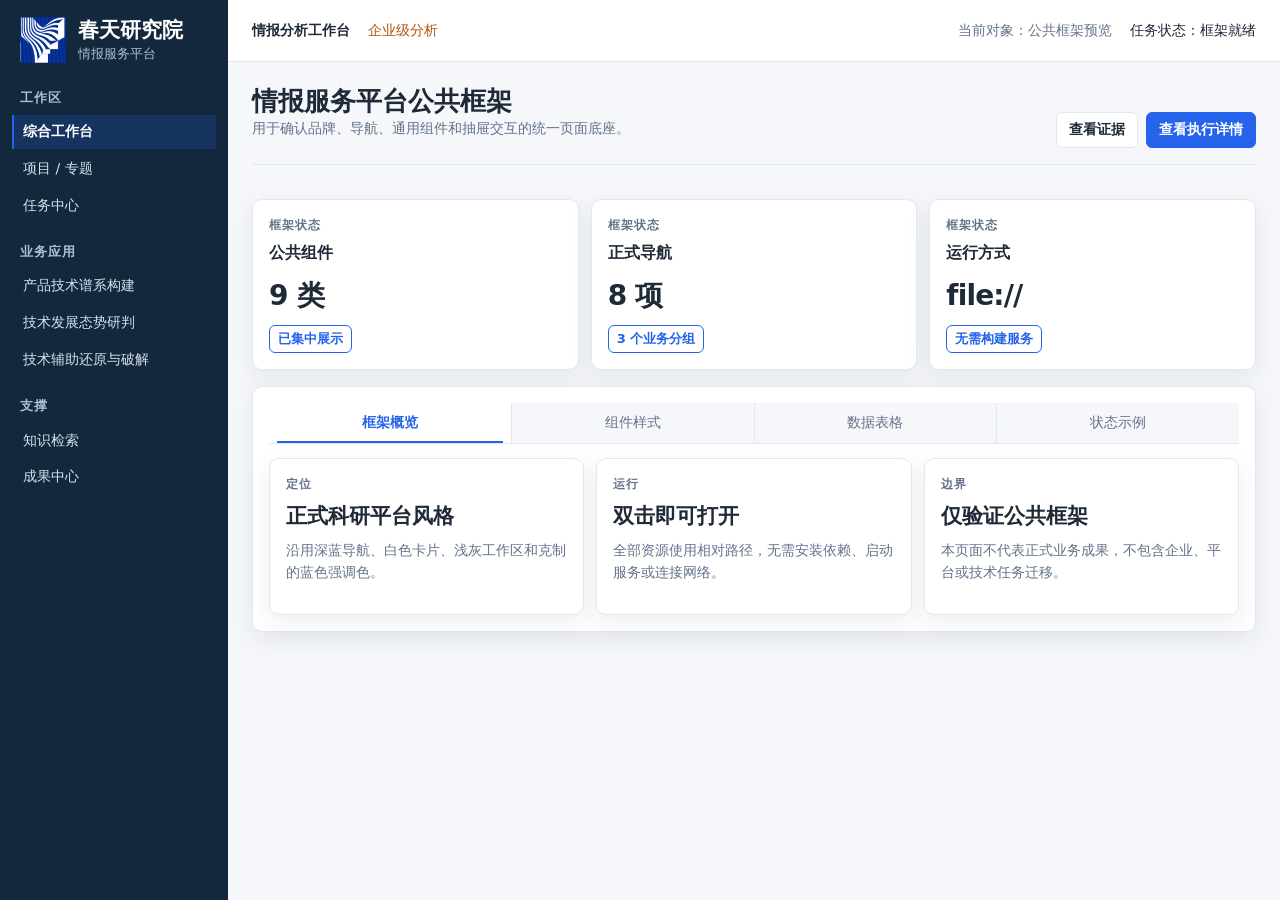
<file: index.html>
<!doctype html>
<html lang="zh-CN">
  <head>
    <meta charset="UTF-8">
    <meta name="viewport" content="width=device-width, initial-scale=1.0">
    <title>情报服务平台｜公共框架</title>
    <link rel="stylesheet" href="./css/variables.css">
    <link rel="stylesheet" href="./css/layout.css">
    <link rel="stylesheet" href="./css/components.css">
  </head>
  <body>
    <div id="app"></div>

    <script src="./js/data.js"></script>
    <script src="./js/layout.js"></script>
    <script src="./js/components.js"></script>
    <script src="./js/evidence.js"></script>
    <script src="./js/workflow.js"></script>
    <script>
      (function () {
        "use strict";

        var components = window.PlatformComponents;
        var shell = window.renderPlatform({
          projectTitle: "情报分析工作台",
          analysisLevel: "企业级分析",
          currentObject: "公共框架预览",
          taskStatus: "框架就绪",
          activeNavigation: "综合工作台"
        });

        function header() {
          var block = components.element("header", "page-header");
          var titleGroup = components.element("div");
          var actions = components.element("div", "page-header__actions");
          titleGroup.appendChild(components.element("h1", "", "情报服务平台公共框架"));
          titleGroup.appendChild(components.element("p", "page-header__description", "用于确认品牌、导航、通用组件和抽屉交互的统一页面底座。"));
          actions.appendChild(components.createButton({ label: "查看证据", onClick: function () { window.openEvidence("evidence-lattice-mesh"); } }));
          actions.appendChild(components.createButton({ label: "查看执行详情", tone: "primary", onClick: function () { window.openWorkflow("collection"); } }));
          block.appendChild(titleGroup);
          block.appendChild(actions);
          return block;
        }

        function metrics() {
          var grid = components.element("section", "metric-grid");
          window.PLATFORM_DATA.metrics.forEach(function (metric) {
            grid.appendChild(components.createMetricCard(metric));
          });
          return grid;
        }

        function overviewPanel() {
          var grid = components.element("div", "card-grid");
          grid.appendChild(components.createCard({
            eyebrow: "定位",
            title: "正式科研平台风格",
            description: "沿用深蓝导航、白色卡片、浅灰工作区和克制的蓝色强调色。"
          }));
          grid.appendChild(components.createCard({
            eyebrow: "运行",
            title: "双击即可打开",
            description: "全部资源使用相对路径，无需安装依赖、启动服务或连接网络。"
          }));
          grid.appendChild(components.createCard({
            eyebrow: "边界",
            title: "仅验证公共框架",
            description: "本页面不代表正式业务成果，不包含企业、平台或技术任务迁移。"
          }));
          return grid;
        }

        function componentsPanel() {
          var cardBody = components.element("div", "content-stack");
          var tags = components.element("div", "tag-row");
          var buttons = components.element("div", "button-row");
          tags.appendChild(components.createTag("A 官方确认", "success"));
          tags.appendChild(components.createTag("B 公开技术线索", "primary"));
          tags.appendChild(components.createTag("D 工程近似建议", "warning"));
          buttons.appendChild(components.createButton({ label: "证据详情", onClick: function () { window.openEvidence("evidence-flux"); } }));
          buttons.appendChild(components.createButton({ label: "证据对齐流程", onClick: function () { window.openWorkflow("alignment"); } }));
          buttons.appendChild(components.createButton({ label: "价值研判流程", tone: "primary", onClick: function () { window.openWorkflow("value"); } }));
          cardBody.appendChild(tags);
          cardBody.appendChild(buttons);
          return components.createCard({
            eyebrow: "公共组件",
            title: "标签与按钮",
            description: "按钮使用统一尺寸、边框和焦点状态，标签表达证据等级与处理边界。",
            body: cardBody
          });
        }

        function tablePanel() {
          return components.createTable({
            caption: "公开对象与证据状态示例",
            columns: [
              { key: "object", label: "对象" },
              { key: "type", label: "类型" },
              { key: "source", label: "来源" },
              { key: "grade", label: "等级" },
              { key: "status", label: "状态" }
            ],
            rows: window.PLATFORM_DATA.records
          });
        }

        function statePanel() {
          var grid = components.element("div", "state-grid");
          grid.appendChild(components.createLoadingState());
          grid.appendChild(components.createEmptyState());
          return grid;
        }

        var content = components.element("div", "content-stack");
        content.appendChild(header());
        content.appendChild(metrics());
        content.appendChild(components.createTabs([
          { label: "框架概览", render: overviewPanel },
          { label: "组件样式", render: componentsPanel },
          { label: "数据表格", render: tablePanel },
          { label: "状态示例", render: statePanel }
        ]));
        shell.workspace.appendChild(content);
      }());
    </script>
  </body>
</html>
</file>
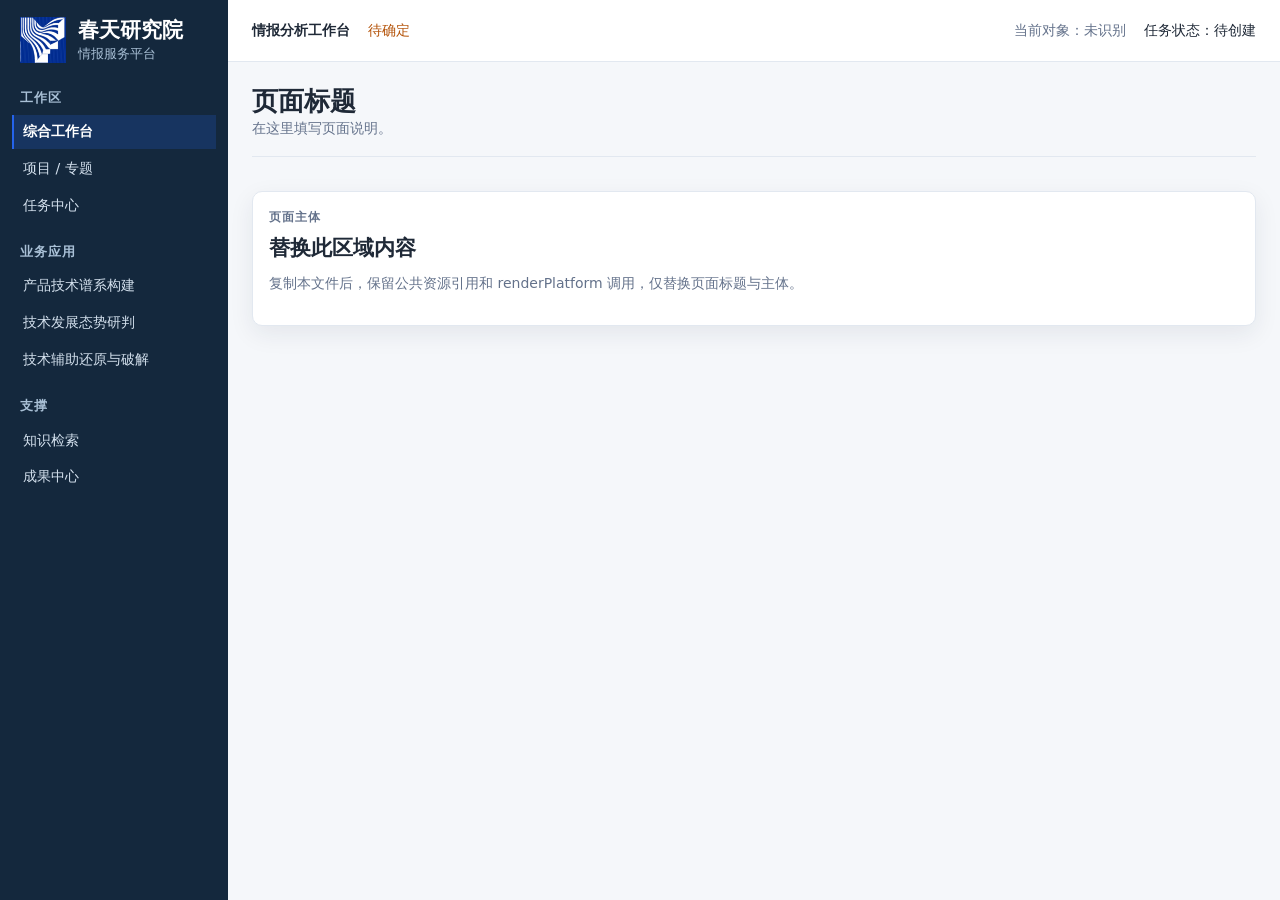
<file: page-template.html>
<!doctype html>
<html lang="zh-CN">
  <head>
    <meta charset="UTF-8">
    <meta name="viewport" content="width=device-width, initial-scale=1.0">
    <title>情报服务平台｜页面模板</title>
    <link rel="stylesheet" href="./css/variables.css">
    <link rel="stylesheet" href="./css/layout.css">
    <link rel="stylesheet" href="./css/components.css">
  </head>
  <body>
    <div id="app"></div>

    <script src="./js/data.js"></script>
    <script src="./js/layout.js"></script>
    <script src="./js/components.js"></script>
    <script src="./js/evidence.js"></script>
    <script src="./js/workflow.js"></script>
    <script>
      (function () {
        "use strict";
        var components = window.PlatformComponents;
        var shell = window.renderPlatform({
          projectTitle: "情报分析工作台",
          analysisLevel: "待确定",
          currentObject: "未识别",
          taskStatus: "待创建",
          activeNavigation: "综合工作台"
        });

        var content = components.element("div", "content-stack");
        var header = components.element("header", "page-header");
        var titleGroup = components.element("div");
        titleGroup.appendChild(components.element("h1", "", "页面标题"));
        titleGroup.appendChild(components.element("p", "page-header__description", "在这里填写页面说明。"));
        header.appendChild(titleGroup);
        content.appendChild(header);
        content.appendChild(components.createCard({
          eyebrow: "页面主体",
          title: "替换此区域内容",
          description: "复制本文件后，保留公共资源引用和 renderPlatform 调用，仅替换页面标题与主体。"
        }));
        shell.workspace.appendChild(content);
      }());
    </script>
  </body>
</html>
</file>
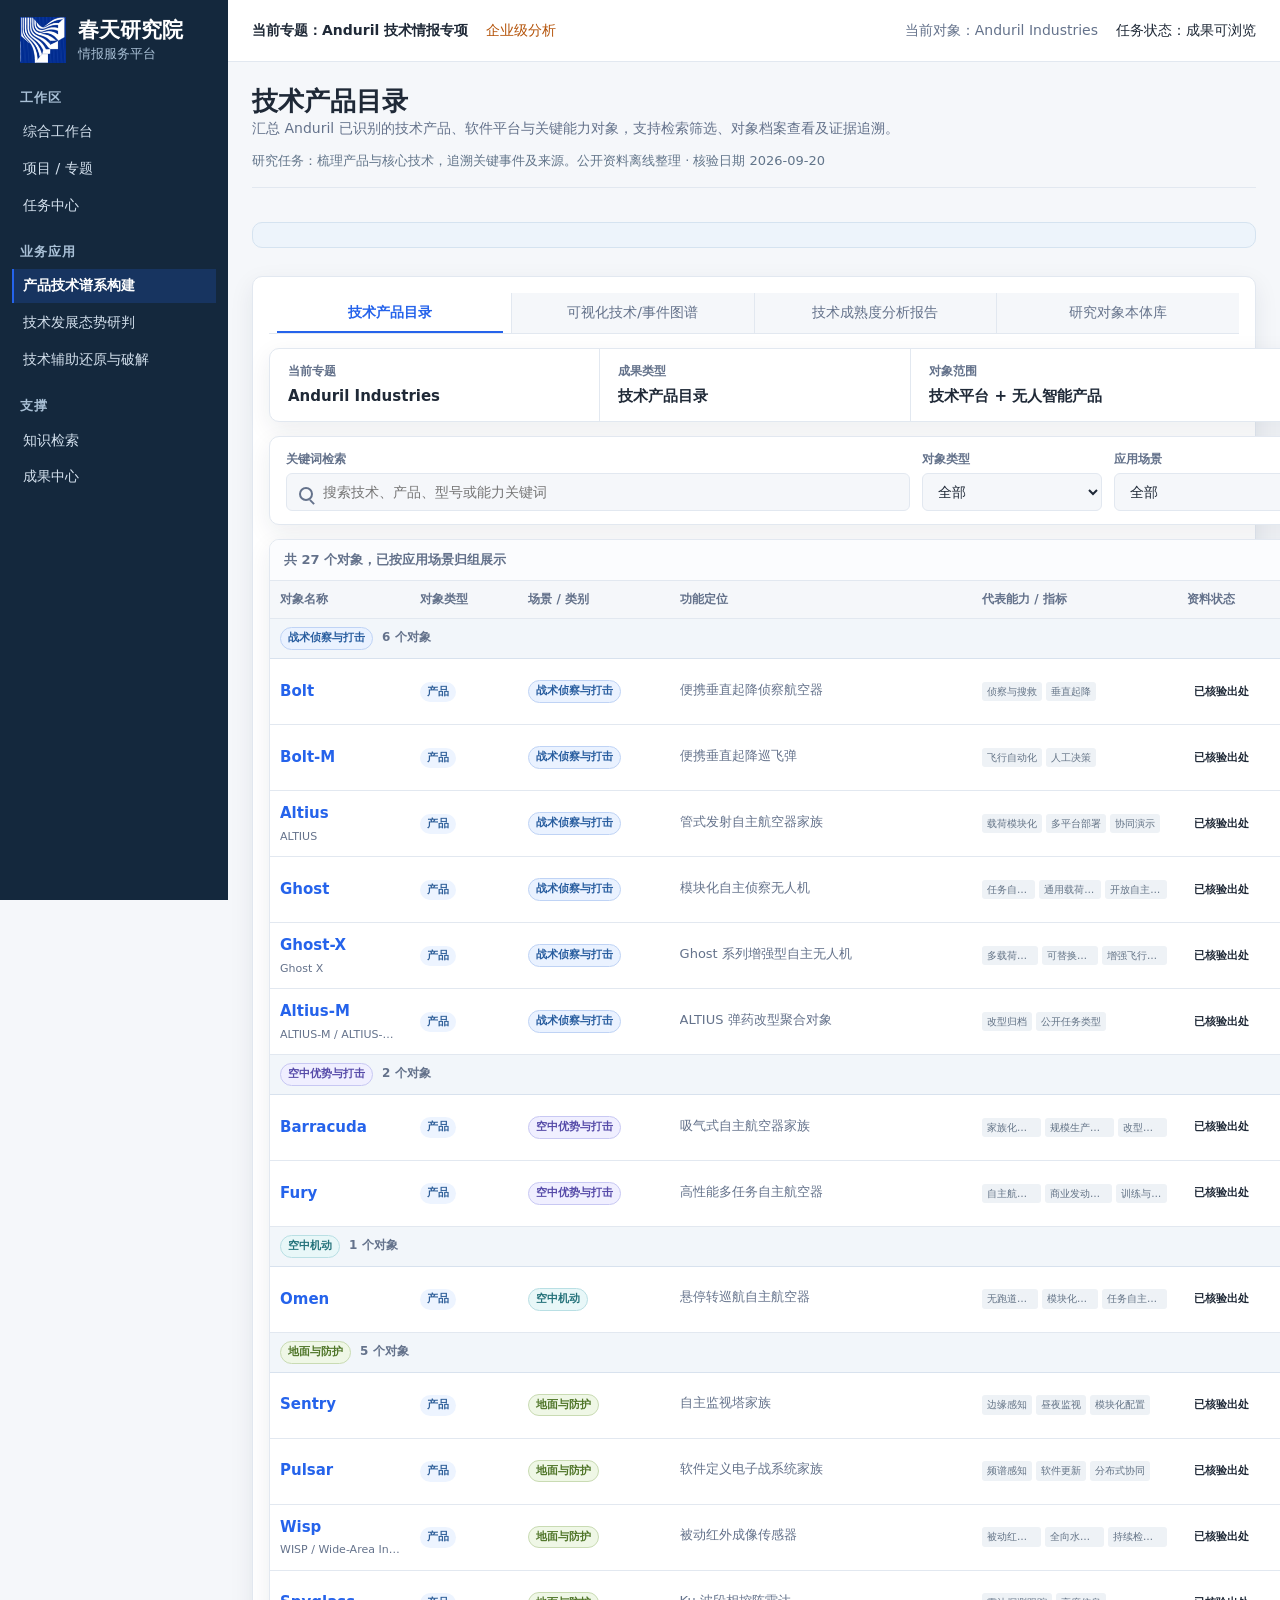
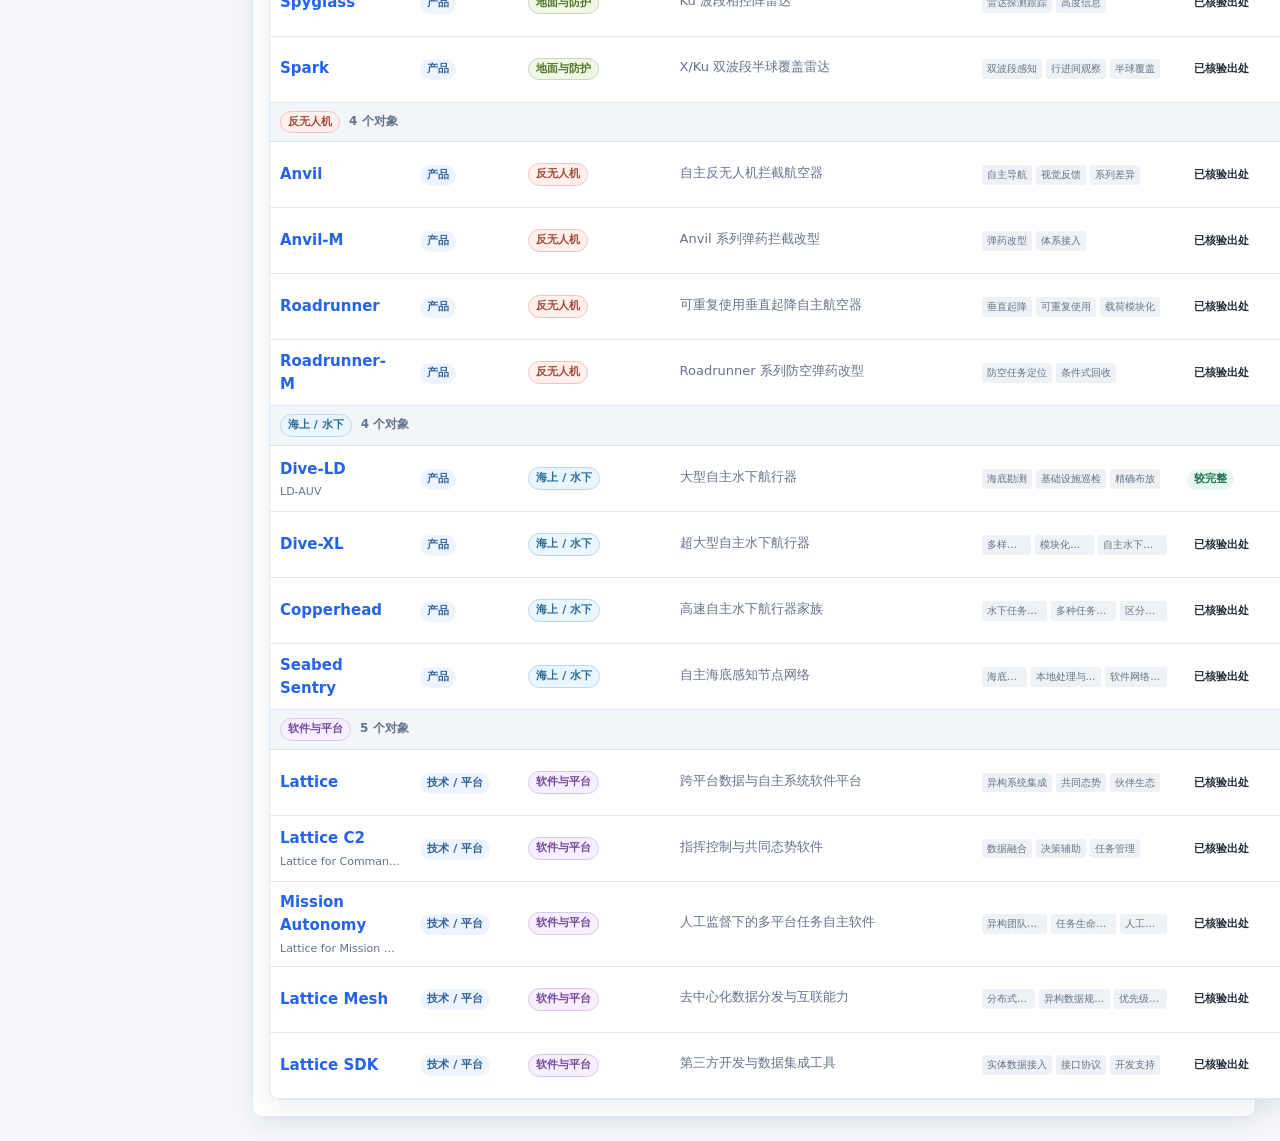
<file: pages/applications/lineage.html>
<!doctype html>
<html lang="zh-CN">
  <head>
    <meta charset="UTF-8">
    <meta name="viewport" content="width=device-width, initial-scale=1.0">
    <title>情报服务平台｜技术产品目录</title>
    <link rel="stylesheet" href="../../css/variables.css">
    <link rel="stylesheet" href="../../css/layout.css">
    <link rel="stylesheet" href="../../css/components.css">
    <link rel="stylesheet" href="../../modules/product-catalog/product-catalog.css?v=20260921-1">
    <link rel="stylesheet" href="../../modules/full-stack-graph/full-stack-graph.css?v=20260920-1">
    <link rel="stylesheet" href="../../modules/maturity-analysis/maturity-analysis.css?v=20260922-2">
  </head>
  <body>
    <div id="app"></div>

    <script src="../../js/data.js"></script>
    <script src="../../js/layout.js"></script>
    <script src="../../js/components.js"></script>
    <script src="../../js/evidence.js"></script>
    <script src="../../js/workflow.js"></script>
    <script src="../../modules/product-catalog/product-data.js?v=20260921-1"></script>
    <script src="../../modules/product-catalog/product-catalog.js?v=20260921-1"></script>
    <script src="../../modules/full-stack-graph/full-stack-graph-data.js?v=20260831-2"></script>
    <script src="../../modules/full-stack-graph/graph-details-platform.js?v=20260920-1"></script>
    <script src="../../modules/full-stack-graph/graph-details-systems.js?v=20260920-1"></script>
    <script src="../../modules/full-stack-graph/full-stack-graph.js?v=20260921-1"></script>
    <script src="../../modules/maturity-analysis/maturity-data.js"></script>
    <script src="../../modules/maturity-analysis/maturity-analysis.js?v=20260922-2"></script>
    <script src="./lineage.js?v=20260921-1"></script>
  </body>
</html>
</file>
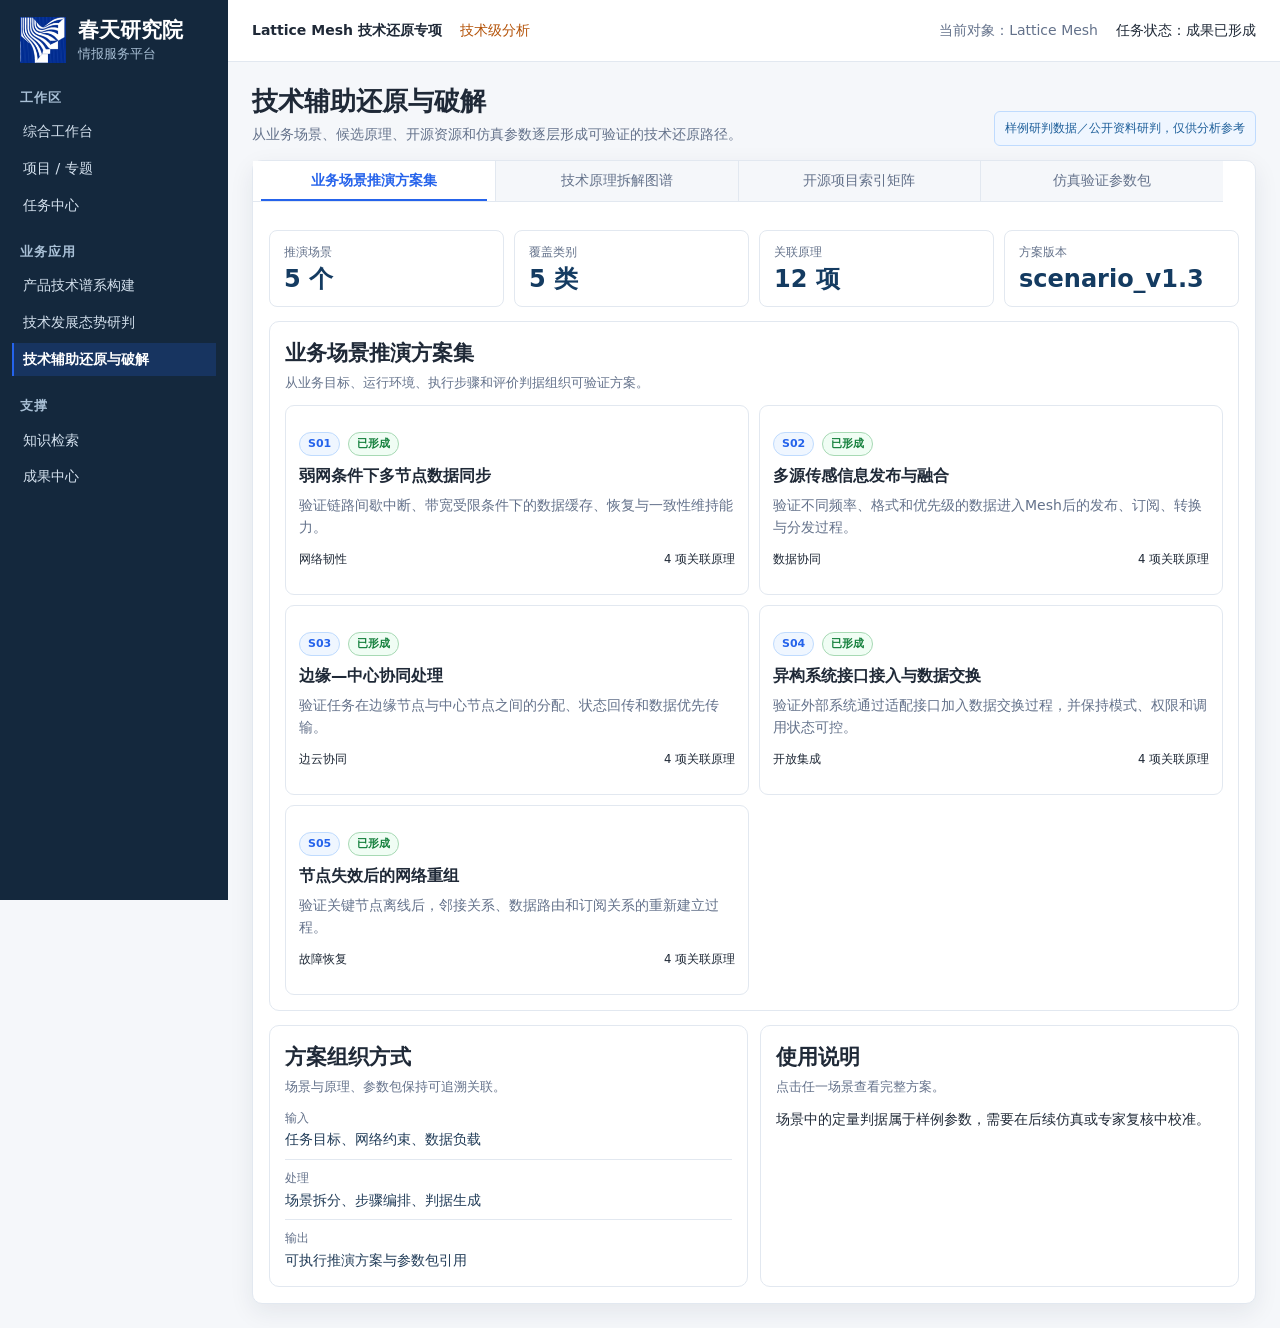
<file: pages/applications/restoration.html>
<!doctype html>
<html lang="zh-CN">
  <head>
    <meta charset="UTF-8">
    <meta name="viewport" content="width=device-width, initial-scale=1.0">
    <title>情报服务平台｜技术辅助还原与破解</title>
    <link rel="icon" href="../../assets/brand/vernal-institute-logo.png">
    <link rel="stylesheet" href="../../css/variables.css">
    <link rel="stylesheet" href="../../css/layout.css">
    <link rel="stylesheet" href="../../css/components.css">
    <link rel="stylesheet" href="../../modules/trend-analysis/trend-analysis.css?v=20260922-3">
  <link rel="stylesheet" href="../../modules/restoration-analysis/restoration-analysis.css?v=20260921-1">
  </head>
  <body>
    <div id="app"></div>
    <script src="../../js/data.js"></script>
    <script src="../../js/layout.js"></script>
    <script src="../../js/components.js"></script>
    <script src="../../modules/restoration-analysis/restoration-data.js"></script>
  <script src="../../modules/restoration-analysis/restoration-analysis.js?v=20260921-1"></script>
  <script src="./restoration.js?v=20260921-1"></script>
  </body>
</html>
</file>
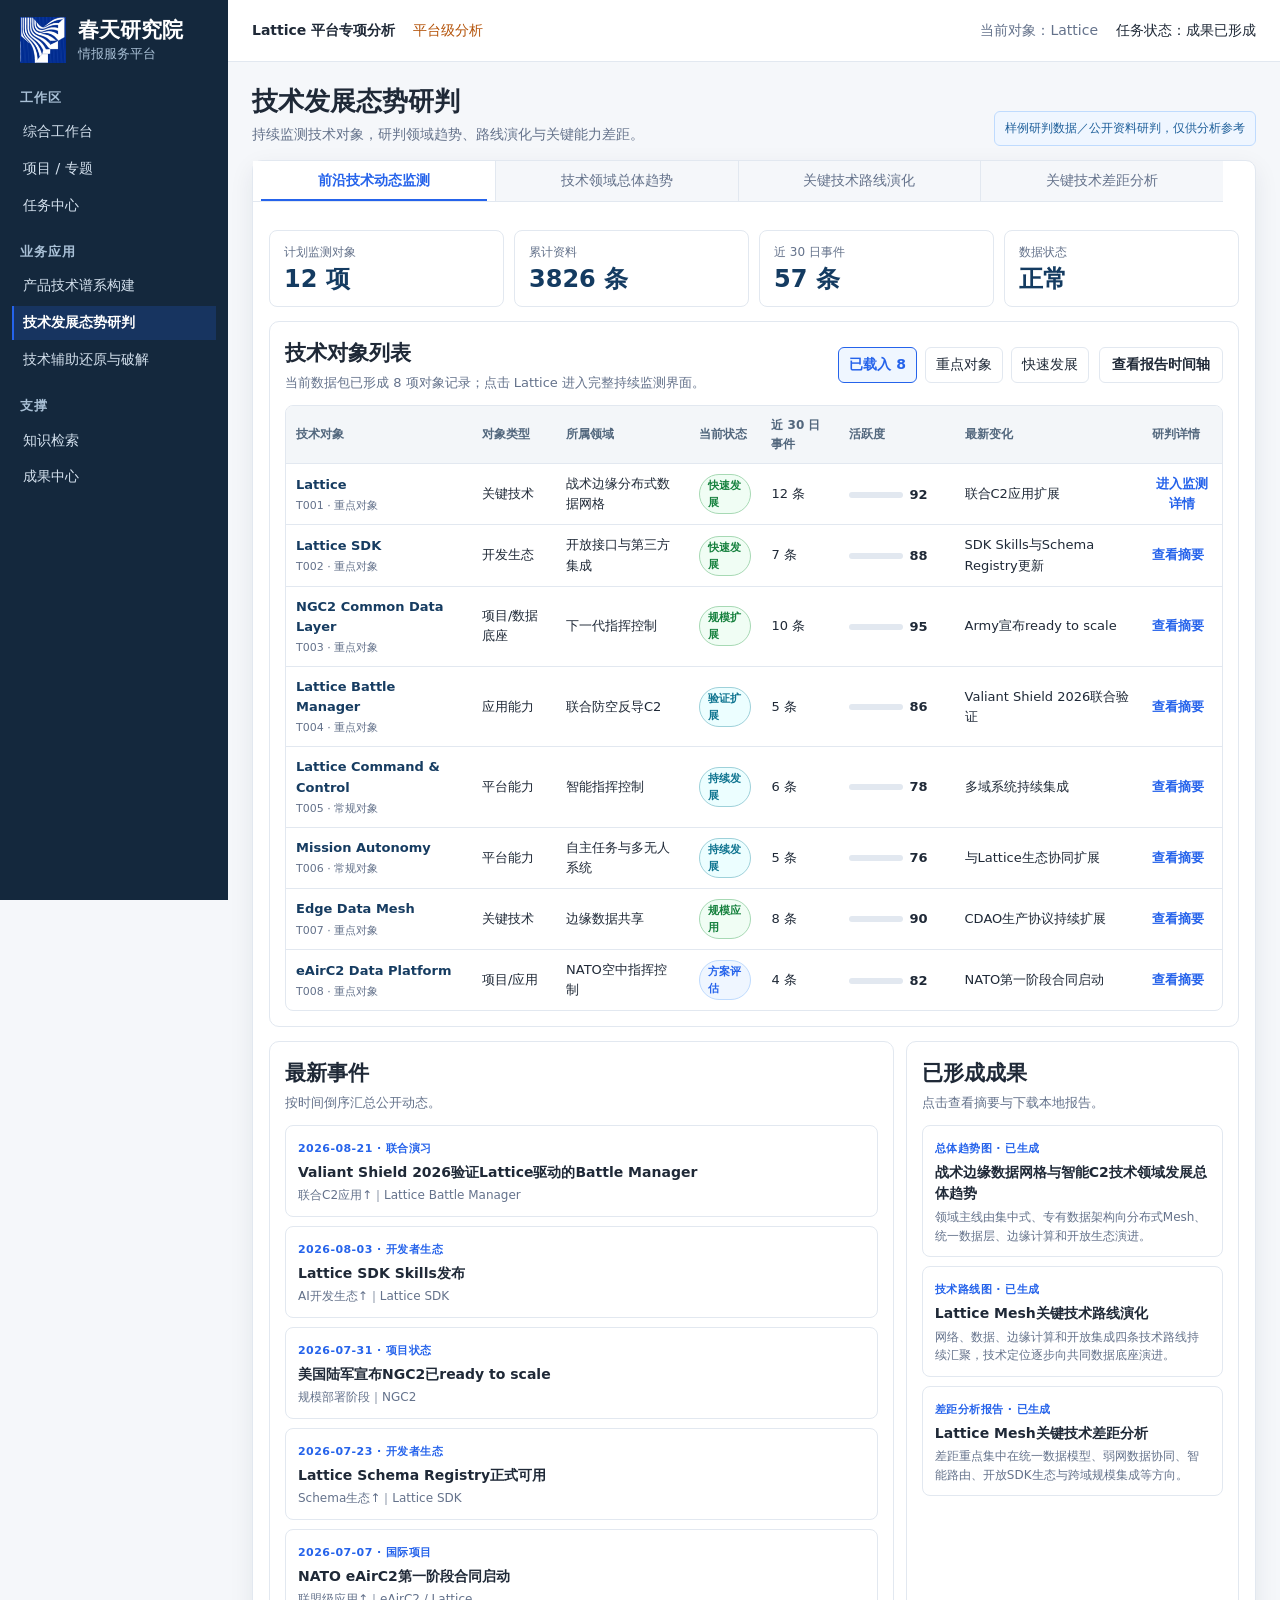
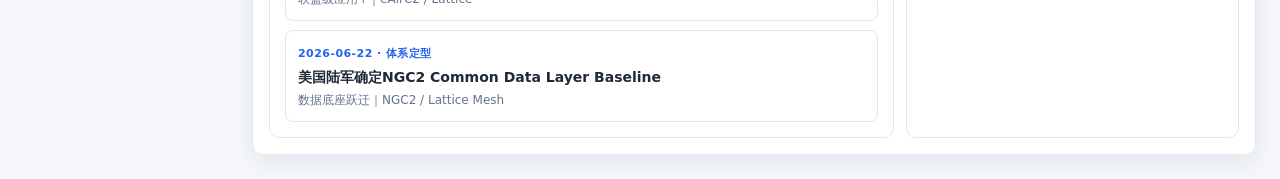
<file: pages/applications/trends.html>
<!doctype html>
<html lang="zh-CN">
  <head>
    <meta charset="UTF-8">
    <meta name="viewport" content="width=device-width, initial-scale=1.0">
    <title>情报服务平台｜技术发展态势研判</title>
    <link rel="icon" href="../../assets/brand/vernal-institute-logo.png">
    <link rel="stylesheet" href="../../css/variables.css">
    <link rel="stylesheet" href="../../css/layout.css">
    <link rel="stylesheet" href="../../css/components.css">
    <link rel="stylesheet" href="../../modules/trend-analysis/trend-analysis.css?v=20260922-4">
  </head>
  <body>
    <div id="app"></div>
    <script src="../../js/data.js"></script>
    <script src="../../js/layout.js"></script>
    <script src="../../js/components.js"></script>
    <script src="../../modules/trend-analysis/trend-data.js?v=20260922-3"></script>
    <script src="../../modules/trend-analysis/trend-analysis.js?v=20260922-4"></script>
    <script src="./trends.js?v=20260921-1"></script>
  </body>
</html>
</file>
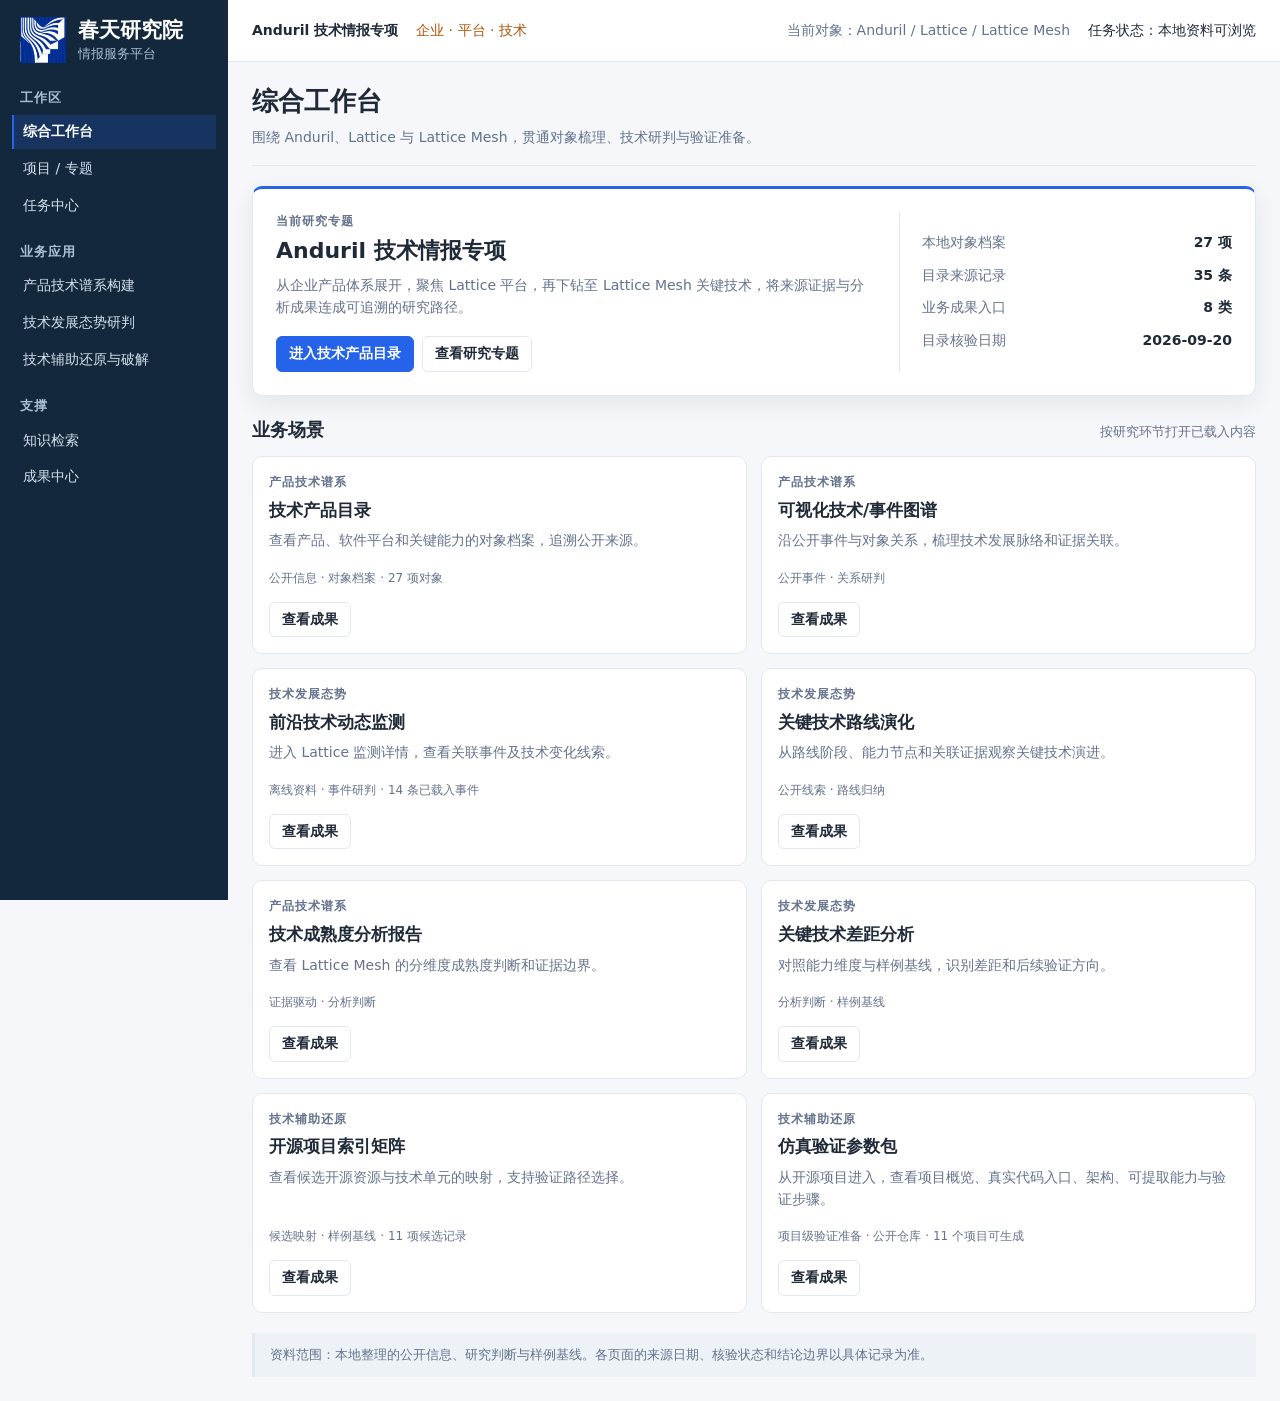
<file: pages/portal/portal.html>
<!doctype html>
<html lang="zh-CN">
  <head>
    <meta charset="UTF-8">
    <meta name="viewport" content="width=device-width, initial-scale=1.0">
    <title>情报服务平台｜综合工作台</title>
    <link rel="icon" href="../../assets/brand/vernal-institute-logo.png">
    <link rel="stylesheet" href="../../css/variables.css">
    <link rel="stylesheet" href="../../css/layout.css">
    <link rel="stylesheet" href="../../css/components.css">
    <link rel="stylesheet" href="./portal.css">
  </head>
  <body>
    <div id="app"></div>
    <script src="../../js/layout.js"></script>
    <script src="../../js/components.js"></script>
    <script src="../../modules/product-catalog/product-data.js"></script>
    <script src="../../modules/trend-analysis/trend-data.js"></script>
    <script src="../../modules/restoration-analysis/restoration-data.js"></script>
    <script src="./portal.js"></script>
  </body>
</html>
</file>
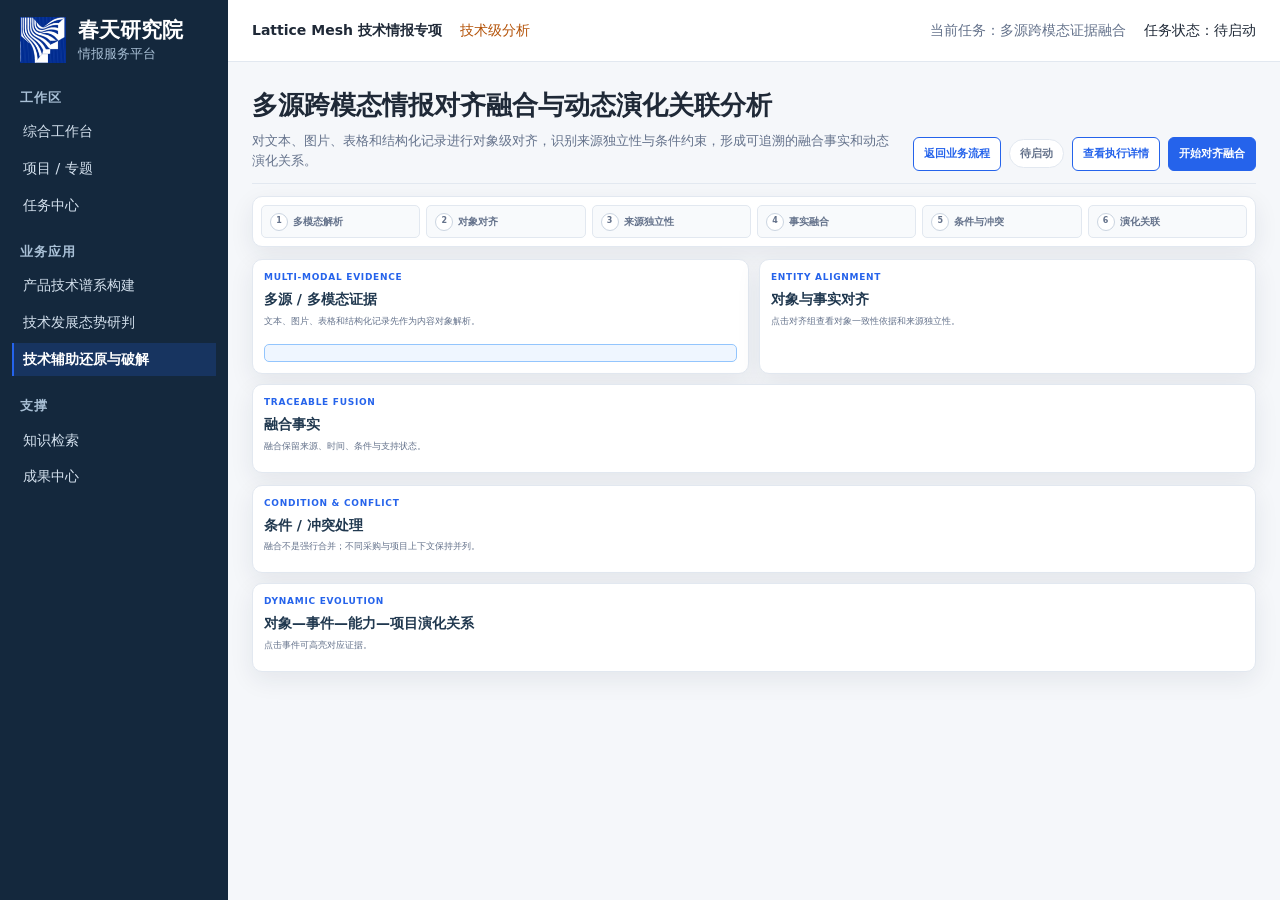
<file: pages/technology/alignment-fusion.html>
<!doctype html>
<html lang="zh-CN">
  <head>
    <meta charset="UTF-8">
    <meta name="viewport" content="width=device-width, initial-scale=1.0">
    <title>情报服务平台｜多源跨模态情报对齐融合与动态演化关联分析</title>
    <link rel="stylesheet" href="../../css/variables.css">
    <link rel="stylesheet" href="../../css/layout.css">
    <link rel="stylesheet" href="../../css/components.css">
    <link rel="stylesheet" href="./alignment-fusion.css">
    <link rel="stylesheet" href="./technology-reveal.css">
  </head>
  <body>
    <div id="app"></div>

    <script src="../../js/data.js"></script>
    <script src="../../js/layout.js"></script>
    <script src="../../js/components.js"></script>
    <script src="../../js/evidence.js"></script>
    <script src="../../js/workflow.js"></script>
    <script src="./alignment-fusion-data.js?v=20260831-timing3"></script>
    <script src="./alignment-fusion.js"></script>
  </body>
</html>
</file>
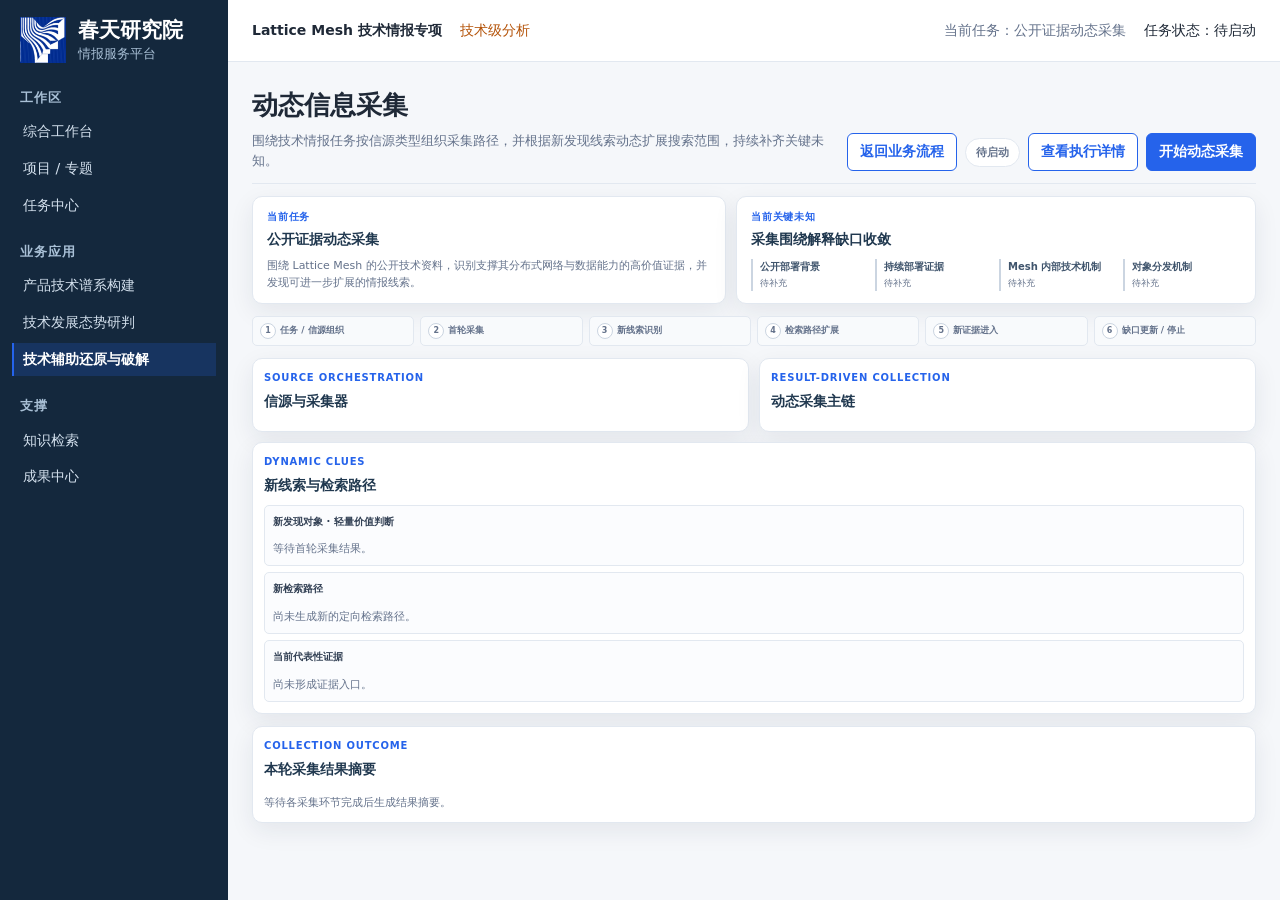
<file: pages/technology/collection.html>
<!doctype html>
<html lang="zh-CN">
  <head>
    <meta charset="UTF-8">
    <meta name="viewport" content="width=device-width, initial-scale=1.0">
    <title>情报服务平台｜动态信息采集</title>
    <link rel="stylesheet" href="../../css/variables.css">
    <link rel="stylesheet" href="../../css/layout.css">
    <link rel="stylesheet" href="../../css/components.css">
    <link rel="stylesheet" href="./collection.css">
    <link rel="stylesheet" href="./technology-reveal.css">
  </head>
  <body>
    <div id="app"></div>

    <script src="../../js/data.js"></script>
    <script src="../../js/layout.js"></script>
    <script src="../../js/components.js"></script>
    <script src="../../js/evidence.js"></script>
    <script src="../../js/workflow.js"></script>
    <script src="./collection-data.js?v=20260831-timing3"></script>
    <script src="./collection.js"></script>
  </body>
</html>
</file>
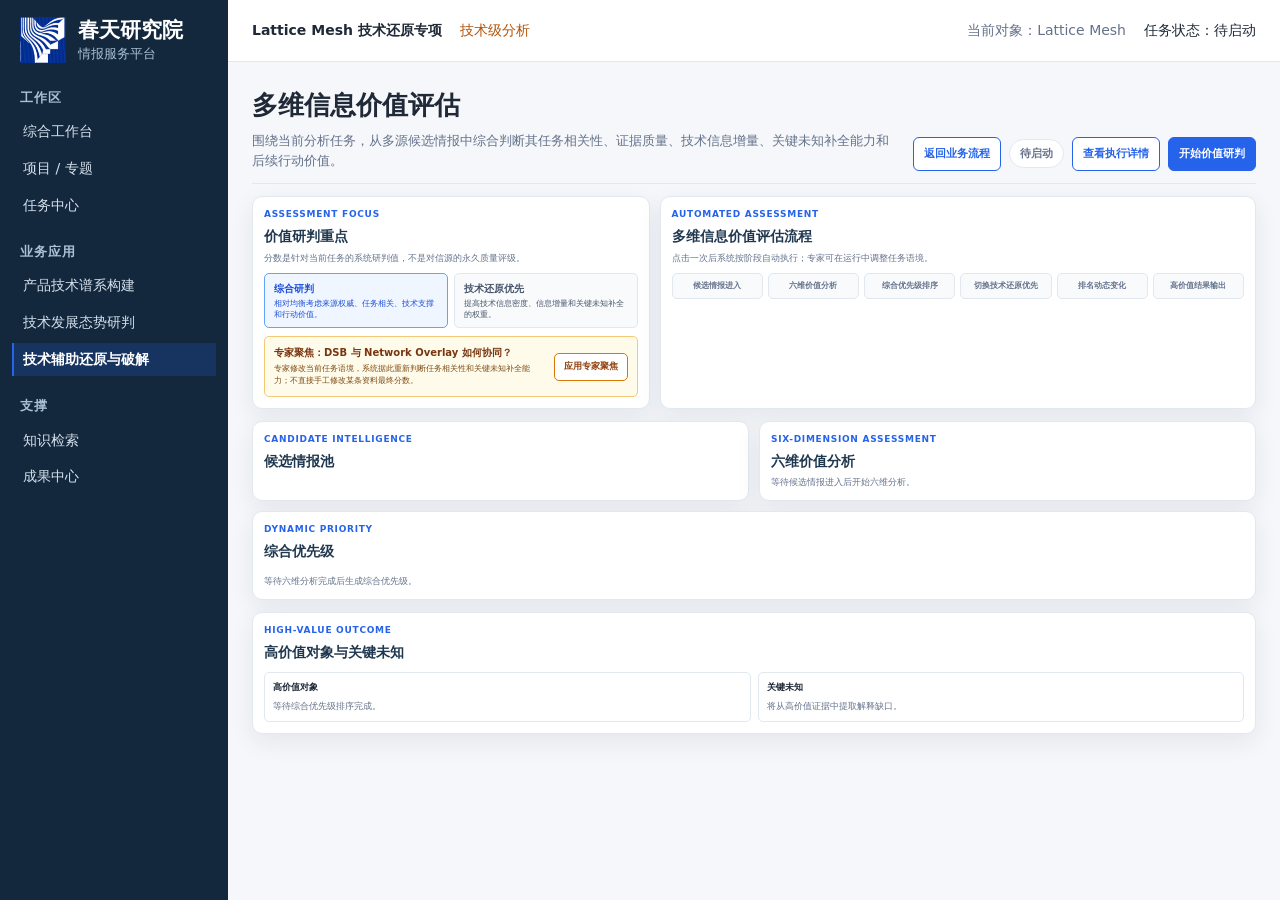
<file: pages/technology/value.html>
<!doctype html>
<html lang="zh-CN">
  <head>
    <meta charset="UTF-8">
    <meta name="viewport" content="width=device-width, initial-scale=1.0">
    <title>情报服务平台｜多维信息价值评估</title>
    <link rel="stylesheet" href="../../css/variables.css">
    <link rel="stylesheet" href="../../css/layout.css">
    <link rel="stylesheet" href="../../css/components.css">
    <link rel="stylesheet" href="./value.css">
    <link rel="stylesheet" href="./technology-reveal.css">
  </head>
  <body>
    <div id="app"></div>

    <script src="../../js/data.js"></script>
    <script src="../../js/layout.js"></script>
    <script src="../../js/components.js"></script>
    <script src="../../js/evidence.js"></script>
    <script src="../../js/workflow.js"></script>
    <script src="./value-data.js?v=20260831-timing3"></script>
    <script src="./value.js"></script>
  </body>
</html>
</file>
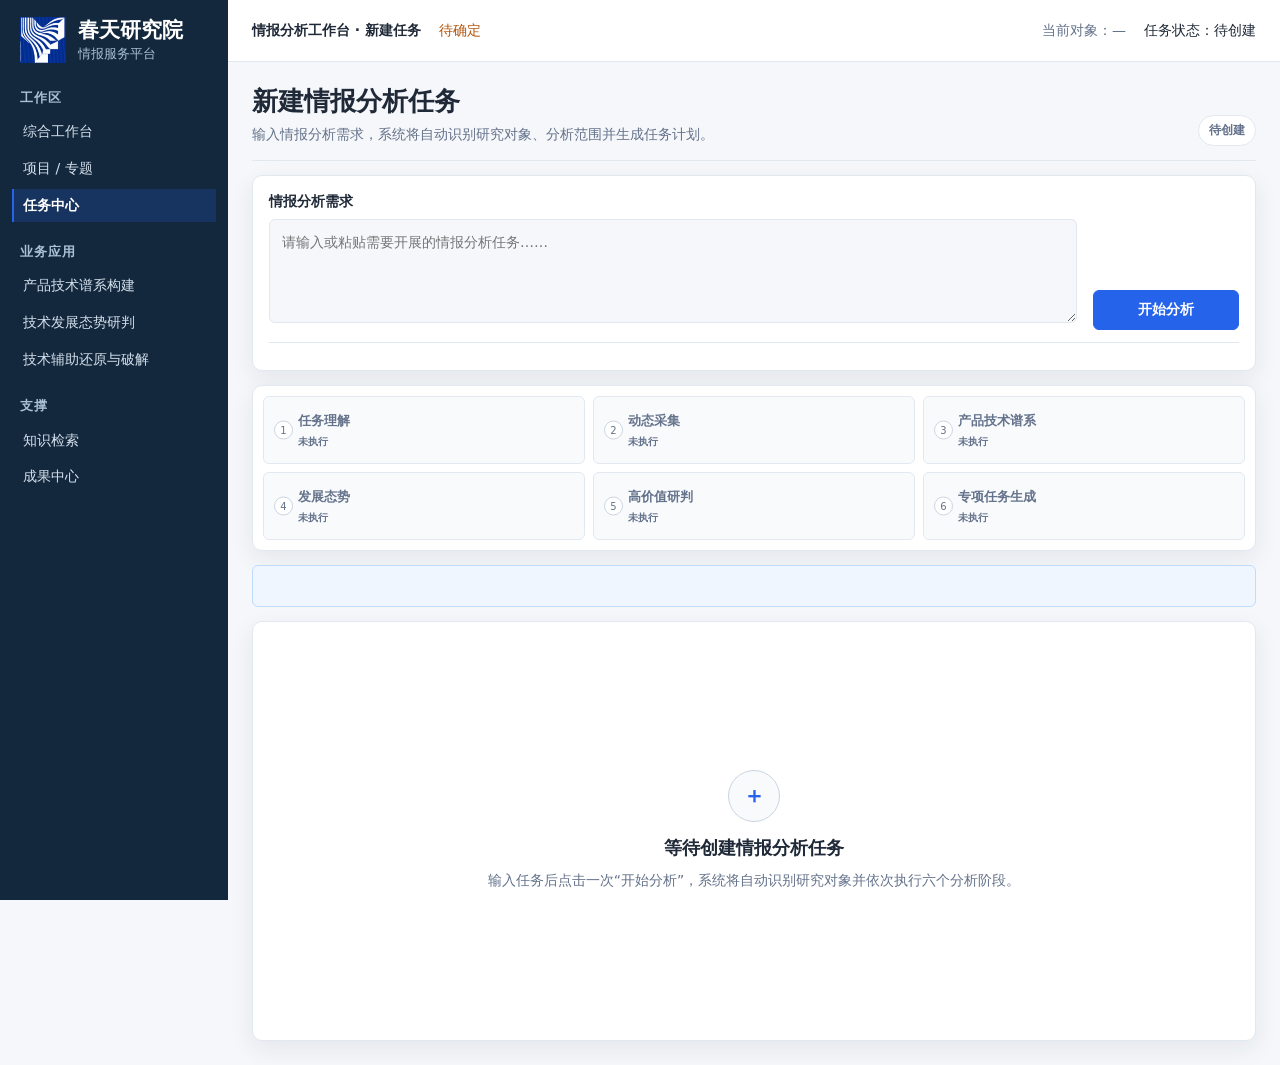
<file: pages/workspace/enterprise.html>
<!doctype html>
<html lang="zh-CN">
  <head>
    <meta charset="UTF-8">
    <meta name="viewport" content="width=device-width, initial-scale=1.0">
    <title>情报服务平台｜情报分析工作台</title>
    <link rel="stylesheet" href="../../css/variables.css">
    <link rel="stylesheet" href="../../css/layout.css">
    <link rel="stylesheet" href="../../css/components.css">
    <link rel="stylesheet" href="./enterprise.css">
  </head>
  <body>
    <div id="app"></div>

    <script src="../../js/data.js"></script>
    <script src="../../js/layout.js"></script>
    <script src="../../js/components.js"></script>
    <script src="../../js/evidence.js"></script>
    <script src="../../js/workflow.js"></script>
    <script src="./enterprise-data.js?v=20260831-timing3"></script>
    <script src="./enterprise.js"></script>
  </body>
</html>
</file>
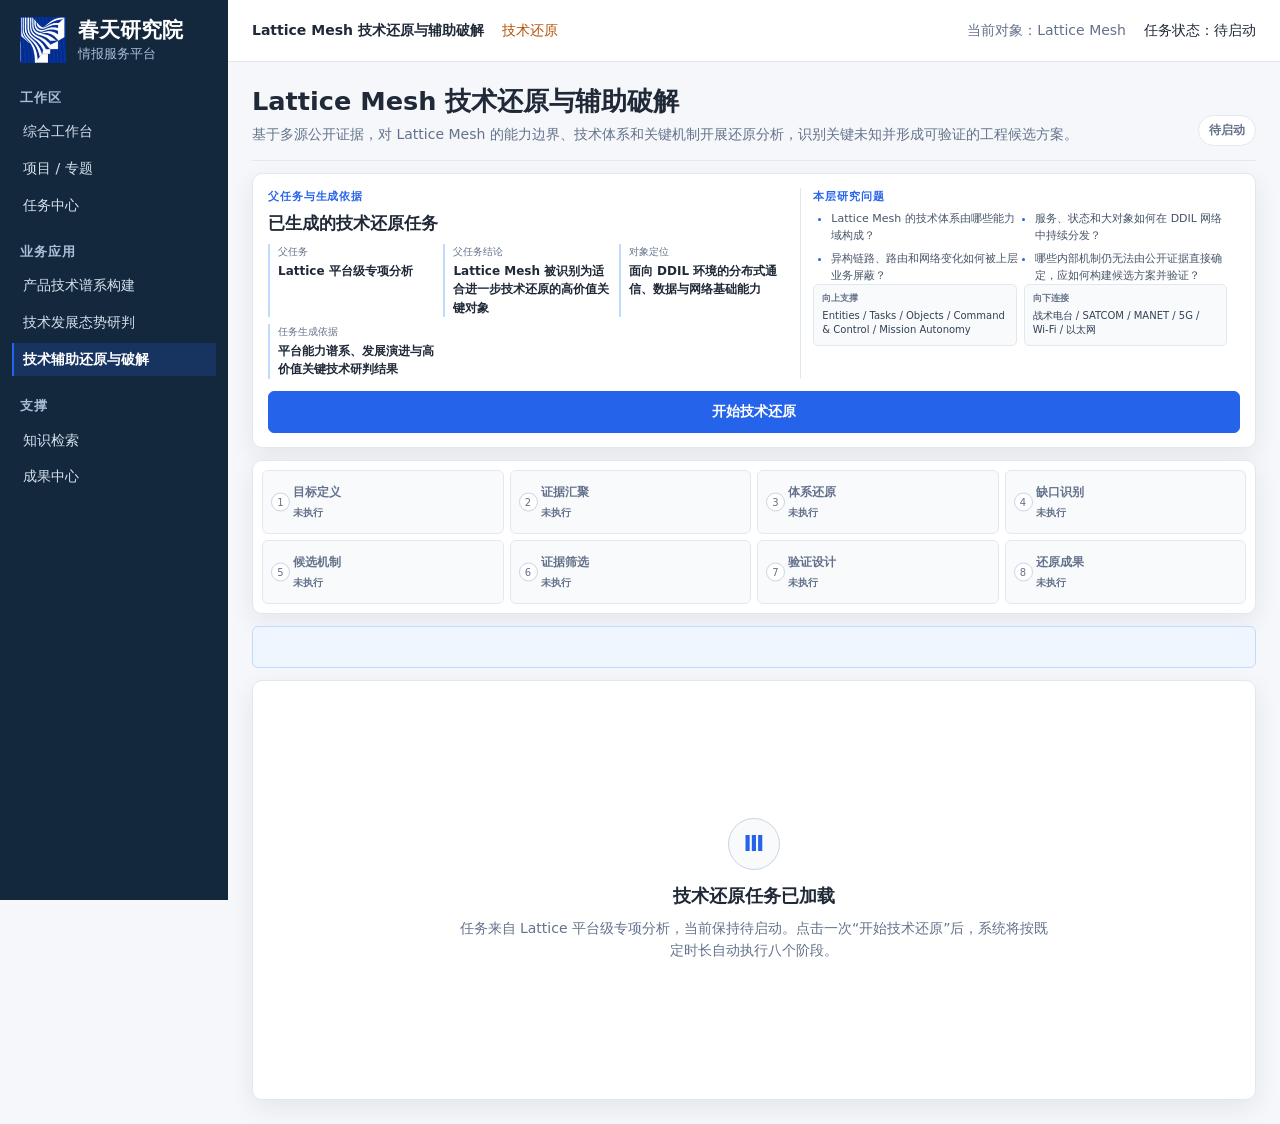
<file: pages/workspace/lattice-mesh.html>
<!doctype html>
<html lang="zh-CN">
  <head>
    <meta charset="UTF-8">
    <meta name="viewport" content="width=device-width, initial-scale=1.0">
    <title>情报服务平台｜Lattice Mesh 技术还原与辅助破解</title>
    <link rel="stylesheet" href="../../css/variables.css">
    <link rel="stylesheet" href="../../css/layout.css">
    <link rel="stylesheet" href="../../css/components.css">
    <link rel="stylesheet" href="./enterprise.css">
    <link rel="stylesheet" href="./lattice.css">
    <link rel="stylesheet" href="./lattice-mesh.css">
  </head>
  <body>
    <div id="app"></div>

    <script src="../../js/data.js"></script>
    <script src="../../js/layout.js"></script>
    <script src="../../js/components.js"></script>
    <script src="../../js/evidence.js"></script>
    <script src="../../js/workflow.js"></script>
    <script src="./lattice-mesh-data.js?v=20260831-timing3"></script>
    <script src="./lattice-mesh.js"></script>
  </body>
</html>
</file>
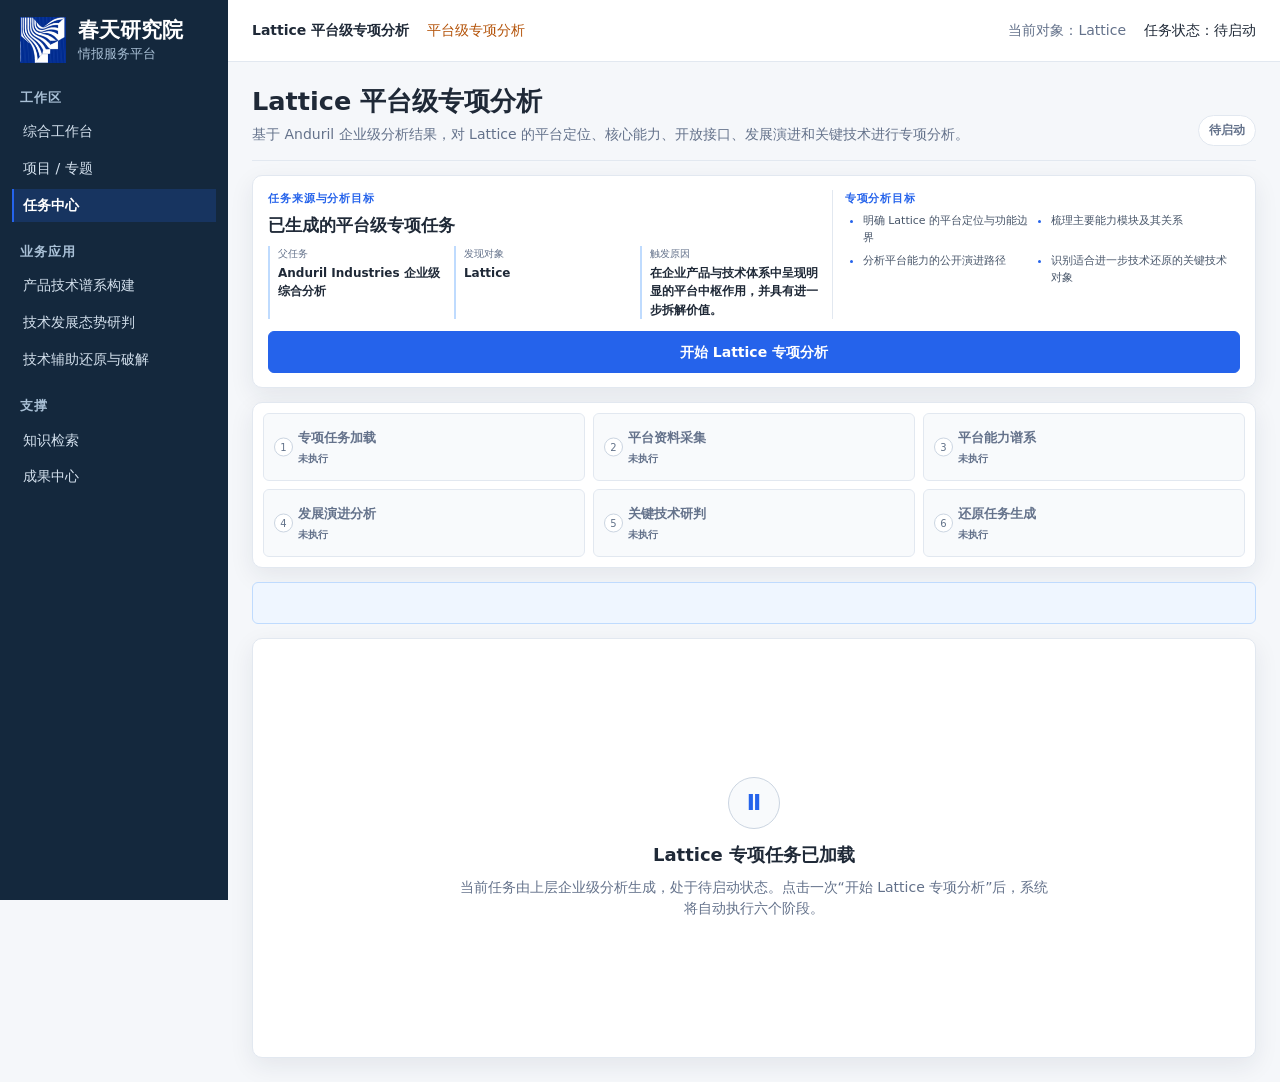
<file: pages/workspace/lattice.html>
<!doctype html>
<html lang="zh-CN">
  <head>
    <meta charset="UTF-8">
    <meta name="viewport" content="width=device-width, initial-scale=1.0">
    <title>情报服务平台｜Lattice 平台级专项分析</title>
    <link rel="stylesheet" href="../../css/variables.css">
    <link rel="stylesheet" href="../../css/layout.css">
    <link rel="stylesheet" href="../../css/components.css">
    <link rel="stylesheet" href="./enterprise.css">
    <link rel="stylesheet" href="./lattice.css">
  </head>
  <body>
    <div id="app"></div>

    <script src="../../js/data.js"></script>
    <script src="../../js/layout.js"></script>
    <script src="../../js/components.js"></script>
    <script src="../../js/evidence.js"></script>
    <script src="../../js/workflow.js"></script>
    <script src="./lattice-data.js?v=20260831-timing3"></script>
    <script src="./lattice.js"></script>
  </body>
</html>
</file>
<file: css/variables.css>
:root {
  --nav-dark: #14283d;
  --primary: #2563eb;
  --running: #0e7490;
  --success: #15803d;
  --warning: #b45309;
  --danger: #d32f2f;
  --text-primary: #1f2937;
  --text-secondary: #64728b;
  --page-background: #f5f7fa;
  --card-background: #ffffff;
  --border: #e2e8f0;
  --sidebar-width: 228px;
  --topbar-height: 62px;
  --content-gutter: 24px;
  --radius-card: 10px;
  --radius-control: 6px;
  --shadow-panel: 0 8px 24px rgba(20, 40, 61, 0.08);
  --shadow-drawer: -18px 0 34px rgba(0, 0, 0, 0.22);
  --font-ui: "Microsoft YaHei UI", "Microsoft YaHei", "PingFang SC", "Noto Sans CJK SC", system-ui, sans-serif;
}
</file>
<file: css/layout.css>
* {
  box-sizing: border-box;
}

html,
body {
  min-width: 320px;
  min-height: 100%;
  margin: 0;
  background: var(--page-background);
}

body {
  color: var(--text-primary);
  font-family: var(--font-ui);
  font-size: 14px;
  line-height: 1.55;
}

button,
input,
select,
textarea {
  font: inherit;
}

button {
  cursor: pointer;
}

h1,
h2,
h3,
p,
dl,
ul {
  margin-top: 0;
}

.app-shell {
  display: grid;
  grid-template-columns: var(--sidebar-width) minmax(0, 1fr);
  min-height: 100vh;
}

.sidebar {
  position: sticky;
  top: 0;
  height: 100vh;
  overflow-y: auto;
  background: var(--nav-dark);
}

.brand {
  display: flex;
  align-items: center;
  min-height: 76px;
  gap: 12px;
  padding: 14px 20px 10px;
}

.brand__mark {
  width: 46px;
  height: 46px;
  flex: 0 0 46px;
}

.brand__text p {
  margin: 0;
}

.brand__name {
  color: #fff;
  font-size: 21px;
  font-weight: 700;
  line-height: 1.1;
}

.brand__product {
  margin-top: 4px !important;
  color: #a9c0d6;
  font-size: 13px;
  line-height: 1.2;
}

.navigation {
  padding: 12px 12px 28px;
}

.navigation__group + .navigation__group {
  margin-top: 20px;
}

.navigation__title {
  margin: 0 8px 7px;
  color: #a9c0d6;
  font-size: 13px;
  font-weight: 700;
  letter-spacing: 0.08em;
}

.navigation__list {
  display: grid;
  gap: 3px;
  margin: 0;
  padding: 0;
  list-style: none;
}

.navigation__item {
  width: 100%;
  min-height: 32px;
  border: 0;
  border-left: 2px solid transparent;
  border-radius: 0;
  padding: 6px 9px;
  background: transparent;
  color: #d4e1ee;
  text-align: left;
}

.navigation__item:hover,
.navigation__item[aria-current="page"] {
  border-left-color: var(--primary);
  background: rgba(37, 99, 235, 0.2);
  color: #fff;
}

.navigation__item[aria-current="page"] {
  font-weight: 700;
}

.shell-body {
  min-width: 0;
}

.topbar {
  display: flex;
  align-items: center;
  gap: 18px;
  height: var(--topbar-height);
  overflow: hidden;
  border-bottom: 1px solid var(--border);
  padding: 0 var(--content-gutter);
  background: var(--card-background);
}

.topbar p {
  margin: 0;
  white-space: nowrap;
}

.topbar__project {
  font-weight: 700;
}

.topbar__level {
  color: var(--warning);
}

.topbar__object {
  margin-left: auto !important;
  overflow: hidden;
  color: var(--text-secondary);
  text-overflow: ellipsis;
}

.workspace {
  min-width: 0;
  padding: var(--content-gutter);
}

.page-header {
  display: grid;
  grid-template-columns: minmax(0, 1fr) auto;
  align-items: end;
  gap: 8px 24px;
  margin-bottom: 18px;
  border-bottom: 1px solid var(--border);
  padding-bottom: 16px;
}

.page-header h1 {
  margin: 0;
  font-size: clamp(24px, 2vw, 30px);
  line-height: 1.25;
}

.page-header__description {
  margin: 0;
  color: var(--text-secondary);
}

.page-header__actions {
  display: flex;
  grid-column: 2;
  grid-row: 1 / span 2;
  gap: 8px;
}

.content-stack {
  display: grid;
  gap: 16px;
}

.metric-grid,
.card-grid,
.state-grid {
  display: grid;
  grid-template-columns: repeat(3, minmax(0, 1fr));
  gap: 12px;
}

.state-grid {
  grid-template-columns: repeat(2, minmax(0, 1fr));
}

.overlay-host {
  position: relative;
  z-index: 100;
}

@media (max-width: 900px) {
  :root {
    --content-gutter: 16px;
  }

  .app-shell {
    grid-template-columns: 1fr;
  }

  .sidebar {
    position: relative;
    height: auto;
    max-height: 260px;
  }

  .navigation {
    padding-top: 4px;
  }

  .navigation__group + .navigation__group {
    margin-top: 10px;
  }

  .navigation__list {
    display: flex;
    flex-wrap: wrap;
  }

  .navigation__item {
    width: auto;
  }

  .page-header {
    grid-template-columns: 1fr;
  }

  .page-header__actions {
    grid-column: 1;
    grid-row: auto;
  }

  .metric-grid,
  .card-grid {
    grid-template-columns: 1fr;
  }
}
</file>
<file: css/components.css>
.button {
  min-height: 34px;
  border: 1px solid var(--border);
  border-radius: var(--radius-control);
  padding: 6px 12px;
  background: var(--card-background);
  color: var(--text-primary);
  font-weight: 600;
}

.button:hover {
  border-color: var(--primary);
  color: var(--primary);
}

.button--primary {
  border-color: var(--primary);
  background: var(--primary);
  color: #fff;
}

.button--primary:hover {
  background: #1d4ed8;
  color: #fff;
}

.button:focus-visible,
.tab:focus-visible,
.navigation__item:focus-visible,
.drawer__close:focus-visible {
  outline: 3px solid var(--warning);
  outline-offset: 2px;
}

.card {
  min-width: 0;
  border: 1px solid var(--border);
  border-radius: var(--radius-card);
  padding: 16px;
  background: var(--card-background);
  box-shadow: var(--shadow-panel);
}

.card h2,
.card h3 {
  margin-bottom: 8px;
}

.card__eyebrow {
  margin-bottom: 6px;
  color: var(--text-secondary);
  font-size: 12px;
  font-weight: 700;
  letter-spacing: 0.08em;
}

.card__description {
  color: var(--text-secondary);
}

.metric-card__value {
  margin: 4px 0 8px;
  font-size: 28px;
  font-weight: 700;
  letter-spacing: -0.03em;
}

.tag-row,
.button-row {
  display: flex;
  flex-wrap: wrap;
  gap: 8px;
}

.tag {
  display: inline-flex;
  align-items: center;
  min-height: 28px;
  border: 1px solid var(--border);
  border-radius: var(--radius-control);
  padding: 3px 8px;
  background: var(--card-background);
  font-size: 13px;
  font-weight: 700;
}

.tag[data-tone="primary"] {
  border-color: var(--primary);
  color: var(--primary);
}

.tag[data-tone="success"] {
  border-color: var(--success);
  color: var(--success);
}

.tag[data-tone="warning"] {
  border-color: var(--warning);
  color: var(--warning);
}

.table-wrap {
  max-width: 100%;
  overflow-x: auto;
  border: 1px solid var(--border);
  border-radius: var(--radius-card);
  background: var(--card-background);
}

.data-table {
  width: 100%;
  border-collapse: collapse;
  font-size: 13px;
}

.data-table caption {
  padding: 13px 14px;
  text-align: left;
  font-weight: 700;
}

.data-table th,
.data-table td {
  min-width: 120px;
  border-top: 1px solid var(--border);
  padding: 10px 12px;
  text-align: left;
  vertical-align: top;
}

.data-table th {
  background: var(--page-background);
  font-weight: 600;
}

.data-table tbody tr:hover {
  background: #f8fafc;
}

.tabs-viewport {
  max-width: 100%;
  overflow-x: auto;
  border-bottom: 1px solid var(--border);
}

.tabs {
  display: flex;
  flex-wrap: nowrap;
  min-width: 520px;
}

.tab {
  position: relative;
  flex: 1 1 0;
  min-width: 0;
  min-height: 40px;
  overflow: hidden;
  border: 0;
  border-right: 1px solid var(--border);
  padding: 7px 10px;
  background: var(--page-background);
  color: var(--text-secondary);
  text-overflow: ellipsis;
  white-space: nowrap;
}

.tab:last-child {
  border-right: 0;
}

.tab:hover,
.tab[aria-selected="true"] {
  background: var(--card-background);
  color: var(--primary);
}

.tab[aria-selected="true"] {
  font-weight: 700;
}

.tab[aria-selected="true"]::after {
  position: absolute;
  right: 8px;
  bottom: 0;
  left: 8px;
  height: 2px;
  background: var(--primary);
  content: "";
}

.tab-panel {
  padding-top: 14px;
}

.state-box {
  min-height: 220px;
  border: 1px dashed var(--border);
  border-radius: var(--radius-card);
  padding: 52px 24px;
  background: var(--card-background);
  color: var(--text-secondary);
  text-align: center;
}

.loading-spinner {
  width: 30px;
  height: 30px;
  margin: 0 auto 14px;
  border: 2px solid var(--border);
  border-top-color: var(--primary);
  border-radius: 50%;
  animation: loading-spin 0.8s linear infinite;
}

@keyframes loading-spin {
  to { transform: rotate(360deg); }
}

.drawer-backdrop {
  position: fixed;
  z-index: 100;
  inset: 0;
  display: flex;
  justify-content: flex-end;
  background: rgba(3, 8, 14, 0.62);
}

.drawer {
  width: min(470px, calc(100vw - 24px));
  height: 100%;
  overflow-y: auto;
  border-left: 1px solid var(--border);
  background: var(--card-background);
  box-shadow: var(--shadow-drawer);
}

.drawer__header {
  position: sticky;
  z-index: 1;
  top: 0;
  display: flex;
  align-items: flex-start;
  justify-content: space-between;
  gap: 16px;
  border-bottom: 1px solid var(--border);
  padding: 18px;
  background: var(--page-background);
}

.drawer__header h2 {
  margin: 2px 0 0;
  font-size: 20px;
}

.drawer__kicker {
  margin: 0;
  color: var(--primary);
  font-size: 12px;
  font-weight: 700;
  letter-spacing: 0.08em;
}

.drawer__close {
  width: 34px;
  height: 34px;
  flex: 0 0 34px;
  border: 1px solid var(--border);
  border-radius: var(--radius-control);
  background: var(--card-background);
  color: var(--text-secondary);
  font-size: 20px;
  line-height: 1;
}

.drawer__body {
  display: grid;
  gap: 12px;
  padding: 16px 18px 24px;
}

.drawer__section {
  border: 1px solid var(--border);
  border-radius: var(--radius-control);
  padding: 13px;
}

.drawer__section h3 {
  margin-bottom: 8px;
}

.drawer__section dl {
  display: grid;
  gap: 8px;
  margin: 0;
}

.drawer__section dl > div {
  border-bottom: 1px solid var(--border);
  padding-bottom: 7px;
}

.drawer__section dt {
  color: var(--text-secondary);
  font-size: 13px;
}

.drawer__section dd {
  margin: 2px 0 0;
  overflow-wrap: anywhere;
}

body.has-drawer {
  overflow: hidden;
}

@media (prefers-reduced-motion: reduce) {
  .loading-spinner {
    animation: none;
  }
}

@media (max-width: 620px) {
  .state-grid {
    grid-template-columns: 1fr;
  }
}
</file>
<file: modules/product-catalog/product-catalog.css>
.pc-root {
  display: grid;
  gap: 14px;
}

.pc-context,
.pc-toolbar,
.pc-results {
  border: 1px solid var(--border);
  border-radius: var(--radius-card);
  background: var(--card-background);
  box-shadow: var(--shadow-panel);
}

.pc-context {
  display: grid;
  grid-template-columns: 1fr 1fr 1.35fr;
  padding: 0 18px;
}

.pc-context__item {
  min-width: 0;
  border-right: 1px solid var(--border);
  padding: 13px 18px;
}

.pc-context__item:first-child {
  padding-left: 0;
}

.pc-context__item:last-child {
  border-right: 0;
  padding-right: 0;
}

.pc-context__label,
.pc-control__label {
  display: block;
  margin-bottom: 4px;
  color: var(--text-secondary);
  font-size: 12px;
  font-weight: 700;
}

.pc-context__value {
  display: block;
  overflow: hidden;
  color: var(--text-primary);
  font-size: 15px;
  text-overflow: ellipsis;
  white-space: nowrap;
}

.pc-toolbar {
  display: grid;
  grid-template-columns: minmax(360px, 1fr) 200px 240px;
  align-items: end;
  gap: 12px;
  padding: 13px 16px;
}

.pc-control {
  min-width: 0;
}

.pc-control__input,
.pc-control__select {
  width: 100%;
  height: 38px;
  border: 1px solid var(--border);
  border-radius: var(--radius-control);
  padding: 6px 11px;
  background: var(--page-background);
  color: var(--text-primary);
  font: inherit;
  font-size: 14px;
}

.pc-control__input {
  padding-left: 36px;
  background-image: linear-gradient(transparent, transparent);
}

.pc-control--search {
  position: relative;
}

.pc-control--search::after {
  position: absolute;
  bottom: 10px;
  left: 13px;
  width: 10px;
  height: 10px;
  border: 2px solid var(--text-secondary);
  border-radius: 50%;
  content: "";
}

.pc-control--search::before {
  position: absolute;
  z-index: 1;
  bottom: 8px;
  left: 23px;
  width: 6px;
  height: 2px;
  background: var(--text-secondary);
  content: "";
  transform: rotate(45deg);
}

.pc-control__input:focus,
.pc-control__select:focus,
.pc-table__name:focus-visible,
.pc-empty__clear:focus-visible,
.pc-drawer__close:focus-visible,
.pc-source__evidence:focus-visible,
.pc-source__link:focus-visible {
  border-color: var(--primary);
  outline: 3px solid rgba(37, 99, 235, 0.16);
  outline-offset: 1px;
}

.pc-results {
  overflow: hidden;
}

.pc-table-wrap,
.pc-detail__table-wrap {
  overflow-x: auto;
}

.pc-table {
  width: 100%;
  border-collapse: collapse;
  table-layout: fixed;
  font-size: 13px;
}

.pc-table th,
.pc-table td {
  border-bottom: 1px solid var(--border);
  padding: 9px 10px;
  text-align: left;
  vertical-align: middle;
}

.pc-table th {
  height: 38px;
  background: #f5f7fa;
  color: var(--text-secondary);
  font-size: 12px;
  font-weight: 700;
  white-space: nowrap;
}

.pc-table th:nth-child(1) { width: 13%; }
.pc-table th:nth-child(2) { width: 10%; }
.pc-table th:nth-child(3) { width: 14%; }
.pc-table th:nth-child(4) { width: 28%; }
.pc-table th:nth-child(5) { width: 19%; }
.pc-table th:nth-child(6) { width: 9%; }
.pc-table th:nth-child(7) { width: 7%; text-align: center; }

.pc-table__row {
  height: 66px;
  transition: background 160ms ease;
}

.pc-table__group-row td {
  border-bottom: 1px solid #d8e2ee;
  padding: 8px 10px;
  background: #f2f6fa;
}

.pc-table__group-count {
  margin-left: 9px;
  color: var(--text-secondary);
  font-size: 12px;
  font-weight: 700;
}

.pc-table__row:hover {
  background: #f8fbff;
}

.pc-table__name-wrap {
  display: grid;
  gap: 2px;
}

.pc-table__name {
  width: fit-content;
  border: 0;
  padding: 0;
  background: transparent;
  color: var(--primary);
  font-size: 15px;
  font-weight: 700;
  text-align: left;
}

.pc-table__name:hover {
  text-decoration: underline;
}

.pc-table__alias {
  overflow: hidden;
  color: var(--text-secondary);
  font-size: 11px;
  text-overflow: ellipsis;
  white-space: nowrap;
}

.pc-object-type,
.pc-category,
.pc-status {
  display: inline-block;
  border-radius: 999px;
  padding: 3px 7px;
  font-size: 11px;
  font-weight: 700;
  line-height: 1.35;
  white-space: nowrap;
}

.pc-object-type {
  background: #edf4ff;
  color: #2f5f99;
}

.pc-category {
  border: 1px solid #d7e0eb;
  background: #f8fafc;
  color: #53657a;
}

.pc-category--tactical-strike {
  border-color: #bfd3f5;
  background: #eaf2ff;
  color: #285d9f;
}

.pc-category--air-dominance {
  border-color: #c8c8f3;
  background: #f0efff;
  color: #554aa8;
}

.pc-category--air-mobility {
  border-color: #b9dfe4;
  background: #e8f7f8;
  color: #24727a;
}

.pc-category--ground-protection {
  border-color: #c9dbb3;
  background: #eff7e6;
  color: #4f7528;
}

.pc-category--counter-uas {
  border-color: #f1c5bd;
  background: #fff0ed;
  color: #a34737;
}

.pc-category--maritime {
  border-color: #b9d8ec;
  background: #eaf6fd;
  color: #286b94;
}

.pc-category--software {
  border-color: #d8c8eb;
  background: #f7efff;
  color: #74489b;
}

.pc-table__detail-type {
  color: var(--text-primary);
  line-height: 1.35;
}

.pc-table__positioning {
  display: -webkit-box;
  margin: 0 0 4px;
  overflow: hidden;
  color: var(--text-secondary);
  line-height: 1.35;
  -webkit-box-orient: vertical;
  -webkit-line-clamp: 1;
}

.pc-tags {
  display: flex;
  min-width: 0;
  gap: 4px;
  overflow: hidden;
}

.pc-tag {
  max-width: 110px;
  overflow: hidden;
  border-radius: 3px;
  padding: 2px 5px;
  background: #eef2f6;
  color: #637386;
  font-size: 10px;
  text-overflow: ellipsis;
  white-space: nowrap;
}

.pc-status--较完整 {
  background: #e8f7ef;
  color: #16734a;
}

.pc-status--部分 {
  background: #fff5dd;
  color: #8d6108;
}

.pc-status--有限 {
  background: #eef2f6;
  color: #637386;
}

.pc-table__source-count {
  color: var(--text-primary);
  font-weight: 700;
  text-align: center !important;
}

.pc-results__summary {
  margin: 0;
  border-bottom: 1px solid var(--border);
  padding: 10px 14px;
  background: #fbfcfe;
  color: var(--text-secondary);
  font-size: 13px;
  font-weight: 700;
}

.pc-empty__clear {
  min-height: 32px;
  border: 1px solid var(--border);
  border-radius: var(--radius-control);
  padding: 5px 10px;
  background: var(--card-background);
  color: var(--text-primary);
  font-weight: 700;
}

.pc-empty,
.pc-placeholder {
  display: grid;
  min-height: 300px;
  place-items: center;
  align-content: center;
  gap: 8px;
  border: 1px dashed var(--border);
  border-radius: var(--radius-card);
  padding: 42px 24px;
  background: var(--card-background);
  color: var(--text-secondary);
  text-align: center;
}

.pc-empty__title,
.pc-placeholder__title {
  margin: 0;
  color: var(--text-primary);
  font-size: 18px;
}

.pc-empty__description {
  margin: 0;
  font-size: 14px;
}

.pc-empty__clear {
  margin-top: 6px;
  border-color: var(--primary);
  color: var(--primary);
}

.pc-drawer-backdrop {
  position: fixed;
  z-index: 110;
  inset: 0;
  display: flex;
  justify-content: flex-end;
  background: rgba(3, 8, 14, 0.64);
}

.pc-drawer {
  width: min(1040px, 64vw);
  height: 100%;
  overflow-y: auto;
  border-left: 1px solid var(--border);
  background: var(--page-background);
  box-shadow: var(--shadow-drawer);
}

.pc-drawer__header {
  position: sticky;
  z-index: 2;
  top: 0;
  display: flex;
  align-items: center;
  justify-content: space-between;
  gap: 18px;
  border-bottom: 1px solid var(--border);
  padding: 12px 20px;
  background: rgba(255, 255, 255, 0.98);
}

.pc-drawer__kicker,
.pc-detail__eyebrow {
  margin: 0 0 3px;
  color: var(--primary);
  font-size: 11px;
  font-weight: 700;
  letter-spacing: 0.1em;
}

.pc-drawer__title {
  margin: 0;
  font-size: 21px;
}

.pc-drawer__close {
  width: 36px;
  height: 36px;
  flex: 0 0 36px;
  border: 1px solid var(--border);
  border-radius: var(--radius-control);
  background: var(--card-background);
  color: var(--text-secondary);
  font-size: 22px;
  line-height: 1;
}

.pc-detail {
  display: grid;
  gap: 14px;
  padding: 18px 20px 32px;
}

.pc-detail__hero,
.pc-detail__section {
  border: 1px solid var(--border);
  border-radius: var(--radius-card);
  background: var(--card-background);
  box-shadow: var(--shadow-panel);
}

.pc-detail__hero {
  display: grid;
  grid-template-columns: minmax(310px, 0.95fr) minmax(360px, 1.05fr);
  overflow: hidden;
}

.pc-detail__figure {
  display: grid;
  grid-template-rows: minmax(280px, 1fr) auto;
  min-width: 0;
  margin: 0;
  background: #e9eef5;
}

.pc-detail__image {
  width: 100%;
  height: 100%;
  min-height: 280px;
  box-sizing: border-box;
  padding: 12px;
  background: #dfe7f0;
  object-fit: contain;
  object-position: center;
}

.pc-detail__no-image {
  display: grid;
  min-height: 260px;
  place-items: center;
  background: #e9eef5;
  color: var(--text-secondary);
  font-weight: 700;
}

.pc-detail__figure-source {
  overflow: hidden;
  border-top: 1px solid var(--border);
  padding: 7px 10px;
  background: #f8fafc;
  color: var(--text-secondary);
  font-size: 11px;
  text-overflow: ellipsis;
  white-space: nowrap;
}

.pc-detail__figure-source a {
  color: var(--primary);
  text-decoration: none;
}

.pc-detail__hero-copy {
  display: grid;
  align-content: center;
  gap: 9px;
  padding: 22px;
}

.pc-detail__name {
  margin: 0;
  font-size: 31px;
  line-height: 1.1;
}

.pc-detail__type {
  margin: -4px 0 0;
  color: var(--primary);
  font-size: 14px;
  font-weight: 700;
}

.pc-detail__aliases {
  margin: -5px 0 0;
  color: var(--text-secondary);
  font-size: 13px;
  font-weight: 700;
}

.pc-detail__summary,
.pc-detail__notice {
  margin: 0;
  color: var(--text-secondary);
  font-size: 14px;
  line-height: 1.6;
}

.pc-detail__facts {
  display: grid;
  grid-template-columns: repeat(2, minmax(0, 1fr));
  gap: 7px 13px;
  margin: 4px 0 0;
}

.pc-detail__fact {
  border-top: 1px solid var(--border);
  padding-top: 6px;
}

.pc-detail__fact-label {
  color: var(--text-secondary);
  font-size: 11px;
}

.pc-detail__fact-value {
  margin: 2px 0 0;
  font-size: 13px;
  font-weight: 700;
}

.pc-detail__section {
  padding: 16px 18px;
}

.pc-detail__section-title {
  margin: 0 0 11px;
  font-size: 18px;
}

.pc-detail__list,
.pc-application__list {
  display: grid;
  gap: 6px;
  margin: 0;
  padding-left: 20px;
  font-size: 14px;
}

.pc-function-grid {
  display: grid;
  grid-template-columns: repeat(5, minmax(0, 1fr));
  gap: 9px;
}

.pc-function {
  min-width: 0;
  border: 1px solid var(--border);
  border-radius: var(--radius-control);
  padding: 12px;
  background: #f9fbfd;
}

.pc-function__index {
  color: #8ca1b8;
  font-size: 11px;
  font-weight: 700;
}

.pc-function__title {
  margin: 5px 0;
  font-size: 14px;
}

.pc-function__description {
  margin: 0;
  color: var(--text-secondary);
  font-size: 12px;
  line-height: 1.5;
}

.pc-detail__table-wrap {
  border: 1px solid var(--border);
  border-radius: var(--radius-control);
}

.pc-detail__table {
  width: 100%;
  border-collapse: collapse;
  font-size: 13px;
}

.pc-detail__table th,
.pc-detail__table td {
  border-bottom: 1px solid var(--border);
  padding: 8px 9px;
  text-align: left;
  vertical-align: top;
}

.pc-detail__table th {
  background: #f5f7fa;
  color: var(--text-secondary);
  font-size: 12px;
}

.pc-detail__table tr:last-child td {
  border-bottom: 0;
}

.pc-detail__parameter-value {
  color: var(--primary);
  font-weight: 700;
  white-space: nowrap;
}

.pc-application-grid {
  display: grid;
  grid-template-columns: repeat(2, minmax(0, 1fr));
  gap: 10px;
}

.pc-application {
  border: 1px solid var(--border);
  border-radius: var(--radius-control);
  padding: 13px 14px;
  background: #f9fbfd;
}

.pc-application__title {
  margin: 0 0 8px;
  color: var(--primary);
  font-size: 15px;
}

.pc-relations {
  display: flex;
  flex-wrap: wrap;
  gap: 8px;
}

.pc-detail__actions { display:flex; flex-wrap:wrap; gap:8px; margin-top:14px; }
.pc-detail__actions a { display:inline-flex; align-items:center; text-decoration:none; font-size:14px; }
.pc-detail__action-note { margin:12px 0 0; font-size:12px; line-height:1.6; color:var(--text-secondary); }
.lineage-links { display:flex; flex-wrap:wrap; align-items:center; gap:8px; margin:0 0 12px; padding:12px 14px; background:#edf4fb; border:1px solid #d5e3f0; border-radius:var(--radius-card); }
.lineage-links p { flex:1 1 260px; margin:0; color:#48647d; font-size:13px; line-height:1.6; }
.lineage-links a { text-decoration:none; font-size:13px; }
.lineage-ontology { display:grid; gap:12px; }
.lineage-ontology__list { display:grid; grid-template-columns:repeat(auto-fit,minmax(240px,1fr)); gap:10px; }
.lineage-ontology__item { display:grid; gap:8px; border:1px solid var(--border); background:#fbfcfe; border-radius:var(--radius-card); padding:16px; }
.lineage-ontology__item p { margin:0; line-height:1.6; color:var(--text-secondary); font-size:13px; }

.pc-relation {
  display: flex;
  align-items: center;
  gap: 8px;
  border: 1px solid #d7e0eb;
  border-radius: var(--radius-control);
  padding: 7px 9px;
  background: #f8fafc;
}

.pc-relation__node {
  color: var(--text-primary);
  font-weight: 700;
}

.pc-relation__type {
  border-left: 1px solid var(--border);
  padding-left: 8px;
  color: var(--text-secondary);
  font-size: 12px;
}

.pc-source-list {
  display: grid;
  gap: 9px;
}

.pc-source {
  display: grid;
  grid-template-columns: minmax(0, 1fr) auto;
  gap: 9px 16px;
  border: 1px solid var(--border);
  border-radius: var(--radius-control);
  padding: 11px 12px;
  background: #fbfcfe;
}

.pc-source__title {
  margin: 0;
  font-size: 14px;
}

.pc-source__meta,
.pc-source__supports {
  margin: 3px 0 0;
  color: var(--text-secondary);
  font-size: 12px;
  line-height: 1.45;
}

.pc-source__actions {
  display: flex;
  align-items: center;
  gap: 8px;
}

.pc-source__link,
.pc-source__evidence {
  border: 0;
  padding: 4px 0;
  background: transparent;
  color: var(--primary);
  font-size: 12px;
  font-weight: 700;
  text-decoration: none;
  white-space: nowrap;
}

.pc-source__local {
  color: var(--text-secondary);
  font-size: 12px;
  white-space: nowrap;
}

@media (max-width: 1300px) {
  .pc-toolbar {
    grid-template-columns: minmax(280px, 1fr) 180px 220px;
  }

  .pc-table {
    min-width: 1080px;
  }

  .pc-function-grid {
    grid-template-columns: repeat(3, minmax(0, 1fr));
  }
}

@media (max-width: 900px) {
  .pc-context,
  .pc-toolbar {
    grid-template-columns: 1fr;
  }

  .pc-context__item {
    border-right: 0;
    border-bottom: 1px solid var(--border);
    padding: 10px 0;
  }

  .pc-context__item:last-child {
    border-bottom: 0;
  }

  .pc-drawer {
    width: calc(100vw - 20px);
  }

  .pc-detail__hero,
  .pc-application-grid {
    grid-template-columns: 1fr;
  }

  .pc-function-grid {
    grid-template-columns: repeat(2, minmax(0, 1fr));
  }
}

@media (max-width: 600px) {
  .pc-source {
    grid-template-columns: 1fr;
  }

  .pc-function-grid,
  .pc-detail__facts {
    grid-template-columns: 1fr;
  }

  .pc-source__actions {
    flex-wrap: wrap;
  }
}

@media (prefers-reduced-motion: reduce) {
  .pc-table__row {
    transition: none;
  }
}

.lineage-task-note { margin: 10px 0 0; color: #62758a; font-size: 13px; line-height: 1.65; }
.pc-detail__no-image { white-space: pre-line; text-align: center; line-height: 1.9; }
.pc-relation { flex-wrap: wrap; align-items: center; }
button.pc-relation__node { border: 1px solid #b4cbe1; border-radius: 4px; padding: 6px 10px; background: #edf4fa; color: #174e81; cursor: pointer; font: inherit; font-weight: 700; }
.pc-relation > p, .pc-relation > .pc-source__evidence { flex-basis: 100%; white-space: normal; text-align: left; }
.pc-source__evidence { cursor: pointer; }
.pc-local-evidence { display: grid; gap: 18px; }
.pc-local-evidence > button { justify-self: start; }
.pc-local-evidence .pc-detail__summary { font-size: 16px; line-height: 1.85; }
.pc-timeline { display: grid; gap: 12px; }
.pc-timeline__item { border-left: 3px solid #b4cbe1; padding: 6px 14px; background: #f6f9fc; font-size: 14px; line-height: 1.7; }
.pc-timeline__item p { margin: 6px 0; }
.pc-drawer__header .pc-source__evidence { white-space: nowrap; }
</file>
<file: modules/full-stack-graph/full-stack-graph.css>
.fsg-root {
  display: grid;
  gap: 12px;
  color: var(--text-primary);
}

.fsg-toolbar { display: flex; align-items: end; flex-wrap: wrap; gap: 10px; padding: 12px 14px; border: 1px solid var(--border); border-radius: var(--radius-card); background: #fff; }
.fsg-toolbar label { display: grid; gap: 5px; color: #52647b; font-size: 12px; flex: 1 1 300px; }
.fsg-search { width: 100%; min-width: 160px; border: 1px solid #b8c8dd; border-radius: 4px; padding: 9px 10px; background: #f8fafc; color: #18344f; font: inherit; font-size: 14px; }
.fsg-search-status { flex-basis: 100%; margin: 0; color: #52647b; font-size: 12px; }
.fsg-toolbar button { background: #f5f8fc; cursor: pointer; }

.fsg-context,
.fsg-legend,
.fsg-frame {
  border: 1px solid var(--border);
  border-radius: var(--radius-card);
  background: var(--card-background);
}

.fsg-context {
  display: grid;
  grid-template-columns: 1fr 0.8fr 1.15fr auto;
  align-items: stretch;
  min-height: 66px;
  box-shadow: 0 4px 14px rgba(20, 40, 61, 0.05);
}

.fsg-context__item,
.fsg-context__metrics {
  min-width: 0;
  border-right: 1px solid var(--border);
  padding: 12px 16px;
}

.fsg-context__metrics {
  display: flex;
  align-items: center;
  gap: 8px;
  border-right: 0;
}

.fsg-context__label {
  display: block;
  margin-bottom: 4px;
  color: var(--text-secondary);
  font-size: 11px;
  font-weight: 700;
}

.fsg-context__value {
  display: block;
  overflow: hidden;
  font-size: 14px;
  text-overflow: ellipsis;
  white-space: nowrap;
}

.fsg-count {
  display: inline-flex;
  align-items: center;
  height: 28px;
  border: 1px solid #b8c8dd;
  border-radius: 4px;
  padding: 0 9px;
  background: #f3f7fb;
  color: #294d73;
  font-size: 12px;
  font-weight: 700;
  white-space: nowrap;
}

.fsg-legend {
  display: flex;
  flex-wrap: wrap;
  align-items: center;
  gap: 10px 22px;
  min-height: 42px;
  padding: 8px 14px;
  color: var(--text-secondary);
  font-size: 11px;
}

.fsg-legend__item {
  display: inline-flex;
  align-items: center;
  gap: 8px;
}

.fsg-legend__sample {
  position: relative;
  display: inline-block;
  width: 30px;
  height: 12px;
}

.fsg-legend__sample--object::before {
  position: absolute;
  top: 0;
  left: 3px;
  width: 23px;
  height: 10px;
  border: 1px solid #294d73;
  border-radius: 2px;
  background: #edf3f8;
  content: "";
}

.fsg-legend__sample--event::before {
  position: absolute;
  top: 5px;
  right: 0;
  left: 0;
  height: 1px;
  background: #6b7f99;
  content: "";
}

.fsg-legend__sample--event::after {
  position: absolute;
  top: 2px;
  left: 12px;
  width: 8px;
  height: 8px;
  border: 1px solid #fff;
  border-radius: 50%;
  background: #2563eb;
  box-shadow: 0 0 0 1px #294d73;
  content: "";
}

.fsg-legend__sample--evolution,
.fsg-legend__sample--association {
  height: 0;
  border-top: 2px solid #1f2937;
}

.fsg-legend__sample--evolution::after,
.fsg-legend__sample--association::after {
  position: absolute;
  top: -4px;
  right: -1px;
  width: 0;
  height: 0;
  border-top: 3px solid transparent;
  border-bottom: 3px solid transparent;
  border-left: 5px solid #1f2937;
  content: "";
}

.fsg-legend__sample--association {
  border-top: 2px dashed #7c8ca4;
}

.fsg-legend__sample--association::after {
  border-left-color: #7c8ca4;
}

.fsg-frame {
  overflow: hidden;
  box-shadow: var(--shadow-panel);
}

.fsg-graph-grid {
  display: grid;
  grid-template-columns: 236px minmax(0, 1fr);
  min-width: 0;
}

.fsg-layer-rail {
  position: relative;
  z-index: 2;
  height: 842px;
  border-right: 1px solid #cbd5e1;
  background: #f8fafc;
  box-shadow: 7px 0 14px rgba(20, 40, 61, 0.05);
}

.fsg-layer-rail__corner {
  display: flex;
  height: 84px;
  flex-direction: column;
  justify-content: center;
  border-bottom: 1px solid #cbd5e1;
  padding: 0 14px;
  background: #18344f;
  color: #fff;
}

.fsg-layer-rail__corner-label {
  margin-bottom: 5px;
  color: #b9cce0;
  font-size: 10px;
  font-weight: 700;
  letter-spacing: 0.12em;
}

.fsg-layer-rail__corner strong {
  font-size: 13px;
}

.fsg-layer {
  position: relative;
  overflow: hidden;
  border-bottom: 1px solid #d9e1ea;
  padding: 9px 13px;
  background: #fff;
}

.fsg-layer:nth-child(odd) {
  background: #f7f9fc;
}

.fsg-layer__heading {
  display: flex;
  align-items: baseline;
  gap: 8px;
}

.fsg-layer__index {
  color: #7290ae;
  font-size: 10px;
  font-weight: 800;
  letter-spacing: 0.08em;
}

.fsg-layer__title {
  color: #18344f;
  font-size: 14px;
  line-height: 1.35;
}

.fsg-layer__english {
  display: block;
  margin: 2px 0 3px 27px;
  color: #7c8ca4;
  font-size: 10px;
  letter-spacing: 0.03em;
  line-height: 1.2;
}

.fsg-layer__objects {
  display: block;
  margin: 5px 0 0 27px;
  color: #52647b;
  font-size: 11px;
  line-height: 1.35;
}

.fsg-layer--systems {
  padding: 0;
}

.fsg-layer--systems > .fsg-layer__heading {
  position: absolute;
  z-index: 2;
  top: 8px;
  left: 13px;
}

.fsg-layer--systems > .fsg-layer__english {
  position: absolute;
  z-index: 2;
  top: 26px;
  left: 13px;
  margin: 0;
}

.fsg-layer__sublane {
  position: absolute;
  right: 0;
  left: 0;
  border-top: 1px dashed #d7e0e9;
  padding: 7px 12px 6px 40px;
}

.fsg-layer__sublane--recon {
  top: 46px;
  height: 44px;
  border-top: 0;
}

.fsg-layer__sublane--effects {
  top: 90px;
  height: 155px;
}

.fsg-layer__sublane--air {
  top: 245px;
  height: 115px;
}

.fsg-layer__sublane-label {
  display: block;
  color: #294d73;
  font-size: 11px;
  font-weight: 700;
}

.fsg-layer__sublane .fsg-layer__objects {
  margin: 3px 0 0;
  font-size: 10px;
}

.fsg-scroll {
  width: 100%;
  height: 842px;
  overflow-x: auto;
  overflow-y: hidden;
  background: #fbfcfe;
  scrollbar-color: #8fa4ba #e7edf3;
  scrollbar-width: thin;
}

.fsg-scroll:focus-visible {
  outline: 3px solid rgba(37, 99, 235, 0.28);
  outline-offset: -3px;
}

.fsg-scroll::-webkit-scrollbar {
  height: 12px;
}

.fsg-scroll::-webkit-scrollbar-track {
  background: #e7edf3;
}

.fsg-scroll::-webkit-scrollbar-thumb {
  border: 2px solid #e7edf3;
  border-radius: 6px;
  background: #8fa4ba;
}

.fsg-svg {
  display: block;
  width: 100%;
  min-width: 0;
  height: 842px;
  max-width: none;
  font-family: var(--font-ui);
}
.fsg-scroll.is-actual-size .fsg-svg { width: 1540px; min-width: 1540px; }
.fsg-object-node, .fsg-external-item { cursor: pointer; outline: none; }
.fsg-object-node:hover rect, .fsg-object-node:focus rect, .fsg-object-node.is-highlighted rect, .fsg-external-item:hover rect, .fsg-external-item:focus rect { fill: #dcecff; stroke: #2468b2; stroke-width: 2.5; }
.fsg-event.is-highlighted .fsg-event__node { fill: #1671c5; stroke: #123f73; stroke-width: 2; }

.fsg-svg-stage--odd {
  fill: #18344f;
}

.fsg-svg-stage--even {
  fill: #244867;
}

.fsg-svg-stage-label {
  fill: #f8fafc;
  font-size: 13px;
  font-weight: 700;
}

.fsg-svg-year {
  fill: #3f5369;
  font-size: 13px;
  font-weight: 700;
}

.fsg-svg-year-line {
  stroke: #d9e2eb;
  stroke-width: 1;
  stroke-dasharray: 3 5;
}

.fsg-svg-header-rule,
.fsg-svg-layer-rule {
  stroke: #ccd7e2;
  stroke-width: 1;
}

.fsg-svg-layer--odd {
  fill: #ffffff;
}

.fsg-svg-layer--even {
  fill: #f7f9fc;
}

.fsg-svg-sublane-rule {
  stroke: #d8e1ea;
  stroke-width: 1;
  stroke-dasharray: 4 5;
}

.fsg-lifeline {
  stroke: #6b7f99;
  stroke-width: 2;
}

.fsg-object-connector {
  stroke: #6b7f99;
  stroke-width: 1.5;
}

.fsg-object-node__rect {
  fill: #edf3f8;
  stroke: #294d73;
  stroke-width: 1.25;
  vector-effect: non-scaling-stroke;
}

.fsg-object-node__text {
  fill: #18344f;
  font-size: 14px;
  font-weight: 700;
  pointer-events: none;
}

.fsg-relation {
  fill: none;
  vector-effect: non-scaling-stroke;
}

.fsg-relation--evolution {
  stroke: #1f2937;
  stroke-width: 2;
}

.fsg-relation--association {
  stroke: #7c8ca4;
  stroke-width: 1.25;
  stroke-dasharray: 6 6;
  opacity: 0.62;
}

.fsg-event__node {
  fill: #294d73;
  stroke: #fff;
  stroke-width: 1.5;
  vector-effect: non-scaling-stroke;
}

.fsg-event__date {
  fill: #455a70;
  font-size: 13px;
  font-weight: 700;
  pointer-events: none;
}

.fsg-event__hit {
  fill: transparent;
  stroke: transparent;
}

.fsg-event {
  cursor: pointer;
  outline: none;
}

.fsg-event:hover .fsg-event__node,
.fsg-event:focus .fsg-event__node,
.fsg-event.is-selected .fsg-event__node {
  fill: #2563eb;
  stroke: #163f9e;
  stroke-width: 3;
}

.fsg-event:focus .fsg-event__hit {
  stroke: rgba(37, 99, 235, 0.32);
  stroke-width: 4;
}

.fsg-external-item rect {
  fill: #edf2f7;
  stroke: #b9c7d5;
}

.fsg-external-item circle {
  fill: #526d88;
}

.fsg-external-item text {
  fill: #3b5065;
  font-size: 12px;
  font-weight: 700;
}

.fsg-method-note {
  margin: 0;
  border-top: 1px solid var(--border);
  padding: 9px 14px 10px;
  background: #f7f9fc;
  color: #66778d;
  font-size: 10px;
  line-height: 1.6;
}

.has-fsg-drawer {
  overflow: hidden;
}

.fsg-drawer-backdrop {
  position: fixed;
  z-index: 130;
  inset: 0;
  display: flex;
  justify-content: flex-end;
  background: rgba(12, 26, 40, 0.48);
}

.fsg-drawer {
  width: min(38vw, 720px);
  min-width: 520px;
  height: 100%;
  overflow-y: auto;
  border-left: 1px solid #c7d2df;
  background: #fff;
  box-shadow: var(--shadow-drawer);
}

.fsg-drawer__header {
  display: flex;
  align-items: flex-start;
  justify-content: space-between;
  gap: 24px;
  border-bottom: 1px solid var(--border);
  padding: 24px 26px 20px;
  background: #18344f;
  color: #fff;
}

.fsg-drawer__kicker {
  margin: 0 0 8px;
  color: #afc5da;
  font-size: 10px;
  font-weight: 800;
  letter-spacing: 0.13em;
}

.fsg-drawer__title {
  margin: 0;
  font-size: 22px;
  line-height: 1.35;
}

.fsg-drawer__close {
  width: 36px;
  height: 36px;
  flex: 0 0 auto;
  border: 1px solid rgba(255, 255, 255, 0.35);
  border-radius: 4px;
  background: transparent;
  color: #fff;
  font-size: 24px;
  line-height: 1;
}

.fsg-drawer__close:hover,
.fsg-drawer__close:focus-visible {
  border-color: #fff;
  outline: 3px solid rgba(255, 255, 255, 0.24);
  outline-offset: 2px;
}

.fsg-drawer__body {
  display: grid;
  gap: 22px;
  padding: 24px 26px 34px;
}

.fsg-drawer__facts,
.fsg-drawer__source-meta {
  display: grid;
  grid-template-columns: repeat(3, minmax(0, 1fr));
  gap: 1px;
  margin: 0;
  border: 1px solid var(--border);
  background: var(--border);
}

.fsg-drawer__fact {
  min-width: 0;
  padding: 11px 12px;
  background: #f8fafc;
}

.fsg-drawer__fact dt {
  margin-bottom: 5px;
  color: var(--text-secondary);
  font-size: 10px;
  font-weight: 700;
}

.fsg-drawer__fact dd {
  margin: 0;
  color: #24384d;
  font-size: 12px;
  font-weight: 700;
  line-height: 1.5;
}

.fsg-drawer__section {
  border-top: 2px solid #dbe4ed;
  padding-top: 16px;
}

.fsg-drawer__section h3 {
  margin: 0 0 10px;
  color: #18344f;
  font-size: 14px;
}

.fsg-drawer__section p {
  margin: 0;
  color: #52647b;
  font-size: 15px;
  line-height: 1.75;
}

.fsg-drawer__highlights {
  display: grid;
  gap: 8px;
  margin: 0;
  padding-left: 20px;
  color: #52647b;
  font-size: 13px;
  line-height: 1.65;
}

.fsg-drawer__highlights li::marker {
  color: #2d78b7;
}

.fsg-drawer__source-title {
  margin-bottom: 14px !important;
  color: #24384d !important;
  font-weight: 700;
}

.fsg-drawer__source-meta {
  grid-template-columns: 1fr 0.9fr 0.8fr;
  margin-bottom: 16px;
}

.fsg-drawer__source-link {
  display: inline-flex;
  align-items: center;
  min-height: 38px;
  border: 1px solid #2563eb;
  border-radius: 4px;
  padding: 7px 13px;
  color: #1d4ed8;
  font-size: 12px;
  font-weight: 700;
  text-decoration: none;
}
.fsg-drawer__section > button { margin: 5px 5px 5px 0; background: #f5f8fc; text-align: left; cursor: pointer; }
.fsg-drawer__section--source p + p { margin-top: 10px; }
.fsg-drawer__section--source a { margin-top: 14px; }

.fsg-drawer__source-link:hover,
.fsg-drawer__source-link:focus-visible {
  background: #eff6ff;
  outline: 3px solid rgba(37, 99, 235, 0.18);
  outline-offset: 2px;
}

.fsg-drawer__empty {
  border: 1px dashed #b9c7d5;
  border-radius: 6px;
  padding: 22px;
  background: #f8fafc;
  text-align: center;
}

.fsg-drawer__empty strong {
  color: #294d73;
  font-size: 14px;
}

.fsg-drawer__empty p {
  margin: 8px auto 0;
  max-width: 390px;
  color: #6b7f99;
  font-size: 12px;
  line-height: 1.7;
}

@media (max-width: 1200px) {
  .fsg-context {
    grid-template-columns: 1fr 0.75fr 1fr;
  }

  .fsg-context__metrics {
    grid-column: 1 / -1;
    border-top: 1px solid var(--border);
  }

  .fsg-graph-grid {
    grid-template-columns: 220px minmax(0, 1fr);
  }
}

@media (max-width: 760px) {
  .fsg-context {
    grid-template-columns: 1fr;
  }

  .fsg-context__item,
  .fsg-context__metrics {
    border-right: 0;
    border-bottom: 1px solid var(--border);
  }

  .fsg-context__metrics {
    grid-column: auto;
  }

  .fsg-graph-grid {
    grid-template-columns: 195px minmax(0, 1fr);
  }

  .fsg-layer__objects,
  .fsg-layer__english {
    font-size: 8px;
  }

  .fsg-drawer {
    width: 100%;
    min-width: 0;
  }

  .fsg-drawer__facts,
  .fsg-drawer__source-meta {
    grid-template-columns: 1fr;
  }
}
</file>
<file: modules/maturity-analysis/maturity-analysis.css>
.ma-root {
  display: grid;
  gap: 18px;
  color: var(--text-primary);
}

.ma-study-actions { margin-top:16px; border-left:3px solid #376999; box-shadow:none; }
.ma-study-actions h2 { margin:0 0 7px; font-size:18px; }
.ma-study-actions p { margin:0; color:var(--text-secondary); font-size:14px; line-height:1.75; }
.ma-study-buttons { display:flex; flex-wrap:wrap; gap:8px; margin-top:12px; }
.ma-study-link { display:inline-flex; width:fit-content; border:1px solid #c6d7e9; border-radius:4px; padding:6px 10px; background:#f2f7fc; color:#22588b; font-size:12px; font-weight:600; text-decoration:none; line-height:1.4; }
.ma-study-link:hover { background:#e3effa; border-color:#779fc6; }
.ma-dimension__name .ma-study-link { margin-top:7px; }

.ma-route-focus {
  display: grid;
  grid-template-columns: 34px minmax(0, 1fr);
  gap: 12px;
  align-items: center;
  border: 1px solid #93c5fd;
  border-radius: 9px;
  padding: 12px 15px;
  background: linear-gradient(90deg, #eff6ff, #f8fbff);
  box-shadow: 0 5px 16px rgba(37, 99, 235, .08);
}
.ma-route-focus__mark { display: grid; width: 30px; height: 30px; place-items: center; border-radius: 50%; background: #2563eb; color: #fff; font-size: 17px; font-weight: 800; }
.ma-route-focus__eyebrow { margin: 0 0 3px; color: #2563eb; font-size: 10px; font-weight: 800; letter-spacing: .08em; }
.ma-route-focus strong { color: #183b56; font-size: 14px; }
.ma-route-focus p:last-child { margin: 4px 0 0; color: #5b7185; font-size: 11px; line-height: 1.5; }
.ma-route-focus-badge { flex: none; padding: 2px 7px; border-radius: 999px; background: #2563eb; color: #fff; font-size: 9px; font-weight: 800; }

.ma-context {
  display: grid;
  grid-template-columns: repeat(4, minmax(0, 1fr));
  margin: 0;
  border: 1px solid var(--border);
  border-radius: var(--radius-card);
  background: #f8fafc;
}

.ma-context__item {
  min-width: 0;
  padding: 13px 18px;
  border-right: 1px solid var(--border);
}

.ma-context__item:last-child { border-right: 0; }
.ma-context dt { margin-bottom: 4px; color: var(--text-secondary); font-size: 12px; }
.ma-context dd { margin: 0; overflow: hidden; color: #1e3a5f; font-size: 14px; font-weight: 700; text-overflow: ellipsis; white-space: nowrap; }

.ma-disclaimer {
  display: flex;
  align-items: flex-start;
  gap: 10px;
  padding: 11px 14px;
  border: 1px solid #bfdbfe;
  border-radius: 8px;
  background: #eff6ff;
  color: #34516f;
  font-size: 13px;
  line-height: 1.6;
}

.ma-disclaimer p { margin: 0; }
.ma-disclaimer__mark { display: grid; flex: 0 0 20px; height: 20px; place-items: center; border-radius: 50%; background: #2563eb; color: #fff; font-family: Georgia, serif; font-size: 13px; font-weight: 700; }

.ma-summary-grid {
  display: grid;
  grid-template-columns: minmax(0, 1.35fr) minmax(220px, .68fr) minmax(0, 1fr);
  gap: 14px;
}

.ma-summary-card {
  position: relative;
  min-height: 122px;
  padding: 18px 20px 16px;
  overflow: hidden;
  border: 1px solid var(--border);
  border-radius: var(--radius-card);
  background: #fff;
  box-shadow: 0 4px 16px rgba(20, 40, 61, .045);
}

.ma-summary-card::before { position: absolute; inset: 0 auto 0 0; width: 4px; background: #2563eb; content: ""; }
.ma-summary-card--rating::before { background: #15803d; }
.ma-summary-card--method::before { background: #0e7490; }
.ma-summary-card__kicker { margin: 0 0 10px; color: var(--text-secondary); font-size: 12px; font-weight: 700; letter-spacing: .08em; }
.ma-summary-card__value { margin: 0; color: #172b44; font-size: 21px; font-weight: 800; line-height: 1.4; }
.ma-summary-card--rating .ma-summary-card__value { color: #15803d; font-family: "Segoe UI", var(--font-ui); font-size: 34px; letter-spacing: -.02em; }
.ma-summary-card__detail { margin: 8px 0 0; color: var(--text-secondary); font-size: 12px; line-height: 1.5; }

.ma-card {
  padding: 20px;
  border: 1px solid var(--border);
  border-radius: var(--radius-card);
  background: #fff;
  box-shadow: 0 5px 18px rgba(20, 40, 61, .045);
}

.ma-section-header { display: flex; align-items: flex-start; justify-content: space-between; gap: 24px; margin-bottom: 18px; }
.ma-section-header--compact { margin-bottom: 14px; }
.ma-section-header h2 { margin: 2px 0 0; color: #172b44; font-size: 18px; }
.ma-section-header__eyebrow { margin: 0; color: #2563eb; font-family: "Segoe UI", var(--font-ui); font-size: 10px; font-weight: 800; letter-spacing: .14em; }
.ma-section-header__description { max-width: 780px; margin: 7px 0 0; color: var(--text-secondary); font-size: 12px; line-height: 1.55; }
.ma-legend { display: flex; flex-wrap: wrap; justify-content: flex-end; gap: 8px 14px; max-width: 430px; padding-top: 7px; color: var(--text-secondary); font-size: 12px; }
.ma-legend__item { display: inline-flex; align-items: center; gap: 6px; white-space: nowrap; }
.ma-legend__dot { width: 9px; height: 9px; border-radius: 50%; }
.ma-legend__dot.is-operational { background: #15803d; }
.ma-legend__dot.is-transition { background: #0e7490; }
.ma-legend__dot.is-ecosystem { background: #2563eb; }
.ma-legend__dot.is-validating { background: #d97706; }

.ma-axis,
.ma-dimension {
  display: grid;
  grid-template-columns: minmax(255px, .82fr) minmax(620px, 2.25fr) 126px;
  align-items: center;
  column-gap: 14px;
}

.ma-axis { min-height: 34px; color: #8290a4; font-family: "Segoe UI", var(--font-ui); font-size: 10px; font-weight: 700; }
.ma-axis__label { padding-left: 10px; }
.ma-axis__ticks { display: grid; grid-template-columns: repeat(9, 1fr); text-align: center; }
.ma-axis__result { text-align: right; }
.ma-dimension { min-height: 56px; border-top: 1px solid #edf1f6; }
.ma-dimension--route-focus {
  margin: 4px -10px;
  border: 1px solid #60a5fa;
  border-radius: 8px;
  padding: 0 10px;
  background: #eff6ff;
  box-shadow: 0 0 0 4px rgba(37,99,235,.08), 0 8px 18px rgba(37,99,235,.11);
  scroll-margin-top: 120px;
  animation: ma-route-focus-pulse 1.1s ease-out 1;
}
.ma-dimension--route-focus .ma-dimension__track { border-color: #60a5fa; background: #fff; }
.ma-dimension--route-focus .ma-dimension__rating { font-size: 14px; font-weight: 900; }
.ma-dimension__name { min-width: 0; padding: 8px 0 8px 10px; }
.ma-dimension__label-line { display: flex; align-items: center; gap: 8px; }
.ma-dimension__label-line strong { overflow: hidden; color: #263b55; font-size: 13px; text-overflow: ellipsis; white-space: nowrap; }
.ma-dimension__note { display: block; margin-top: 4px; color: #8a96a8; font-size: 11px; }
.ma-primary-badge { flex: none; padding: 2px 7px; border: 1px solid #93c5fd; border-radius: 999px; background: #eff6ff; color: #1d4ed8; font-size: 10px; font-weight: 800; }
.ma-dimension__track { position: relative; display: grid; grid-template-columns: repeat(9, 1fr); height: 22px; overflow: hidden; border: 1px solid #e2e8f0; border-radius: 5px; background: #f8fafc; }
.ma-dimension__fill { position: absolute; inset: 0 auto 0 0; border-radius: 4px; opacity: .88; }
.ma-dimension__fill--operational { background: linear-gradient(90deg, #bbf7d0, #15803d); }
.ma-dimension__fill--transition { background: linear-gradient(90deg, #cffafe, #0e7490); }
.ma-dimension__fill--ecosystem { background: linear-gradient(90deg, #dbeafe, #2563eb); }
.ma-dimension__fill--validating { background: linear-gradient(90deg, #ffedd5, #d97706); }
.ma-dimension__range { position: absolute; top: 3px; bottom: 3px; z-index: 2; border: 2px solid rgba(255,255,255,.95); border-radius: 4px; box-shadow: 0 0 0 1px rgba(20,40,61,.22); }
.ma-dimension__range--transition { background: rgba(14,116,144,.46); }
.ma-dimension__range--validating { background: rgba(217,119,6,.48); }
.ma-dimension__gridline { position: relative; z-index: 3; border-right: 1px solid rgba(148,163,184,.34); }
.ma-dimension__gridline:last-child { border-right: 0; }
.ma-dimension__rating { justify-self: end; font-family: "Segoe UI", var(--font-ui); font-size: 12px; white-space: nowrap; }
.ma-dimension__rating--operational { color: #166534; }
.ma-dimension__rating--transition { color: #0f6478; }
.ma-dimension__rating--ecosystem { color: #1d4ed8; }
.ma-dimension__rating--validating { color: #b45309; }

@keyframes ma-route-focus-pulse {
  0% { box-shadow: 0 0 0 0 rgba(37,99,235,.35); }
  100% { box-shadow: 0 0 0 8px rgba(37,99,235,0), 0 8px 18px rgba(37,99,235,.11); }
}

.ma-table-viewport { overflow-x: auto; border: 1px solid var(--border); border-radius: 8px; }
.ma-table { width: 100%; min-width: 1120px; border-collapse: collapse; table-layout: fixed; font-size: 12px; }
.ma-table th { padding: 11px 12px; border-bottom: 1px solid #d7e0eb; background: #f3f6fa; color: #52637a; font-size: 11px; font-weight: 800; text-align: left; }
.ma-table th:nth-child(1) { width: 9%; }
.ma-table th:nth-child(2) { width: 22%; }
.ma-table th:nth-child(3) { width: 42%; }
.ma-table th:nth-child(4) { width: 13%; }
.ma-table th:nth-child(5) { width: 14%; }
.ma-table td { padding: 12px; border-bottom: 1px solid #e8edf3; color: #43536a; line-height: 1.55; vertical-align: top; }
.ma-table tbody tr:last-child td { border-bottom: 0; }
.ma-table tbody tr:hover { background: #fafcff; }
.ma-table__featured-row { background: #eff6ff; }
.ma-table__featured-row:hover { background: #e7f1ff !important; }
.ma-table__stage { color: #223955; font-family: "Segoe UI", var(--font-ui); font-size: 13px; }
.ma-table__evidence { color: #334861 !important; }
.ma-relation { display: inline-flex; align-items: center; min-height: 23px; padding: 3px 8px; border-radius: 999px; font-size: 10px; font-weight: 800; line-height: 1.25; }
.ma-relation--direct { background: #dcfce7; color: #166534; }
.ma-relation--system_support { background: #dbeafe; color: #1e40af; }
.ma-relation--historical_clue { background: #f1f5f9; color: #475569; }
.ma-relation--analysis_mapping { background: #fef3c7; color: #92400e; }
.ma-relation--unknown { background: #fff1f2; color: #9f1239; }
.ma-decision { display: block; color: #44566e; font-size: 11px; }
.ma-decision--primary { color: #166534; font-size: 12px; }
.ma-detail-button { margin-top: 8px; padding: 6px 10px; border: 1px solid #2563eb; border-radius: 5px; background: #2563eb; color: #fff; cursor: pointer; font-family: var(--font-ui); font-size: 11px; font-weight: 700; }
.ma-detail-button:hover { background: #1d4ed8; }
.ma-detail-button:focus-visible { outline: 3px solid rgba(37,99,235,.24); outline-offset: 2px; }
.ma-footnote { margin: 13px 0 0; padding-left: 11px; border-left: 3px solid #93c5fd; color: var(--text-secondary); font-size: 11px; line-height: 1.6; }

.ma-report-summary {
  position: relative;
  overflow: hidden;
  border-top: 3px solid #2563eb;
}

.ma-report-summary::after {
  position: absolute;
  top: -72px;
  right: -52px;
  width: 220px;
  height: 220px;
  border: 38px solid rgba(37, 99, 235, .035);
  border-radius: 50%;
  content: "";
  pointer-events: none;
}

.ma-report-summary__meta {
  position: relative;
  z-index: 1;
  display: flex;
  align-items: center;
  gap: 10px;
  padding-top: 4px;
  color: var(--text-secondary);
  font-size: 11px;
}

.ma-report-summary__status {
  padding: 4px 9px;
  border: 1px solid #f5d58b;
  border-radius: 999px;
  background: #fffbeb;
  color: #92400e;
  font-weight: 800;
}

.ma-report-summary__abstract {
  max-width: 1240px;
  margin: 0;
  padding: 13px 16px;
  border-left: 3px solid #2563eb;
  background: #f5f9ff;
  color: #334861;
  font-size: 13px;
  line-height: 1.75;
}

.ma-report-summary__grid {
  display: grid;
  grid-template-columns: repeat(3, minmax(0, 1fr));
  gap: 11px;
  margin-top: 14px;
}

.ma-report-summary__item {
  min-width: 0;
  padding: 13px 14px;
  border: 1px solid #dfe6ef;
  border-radius: 8px;
  background: #fbfcfe;
}

.ma-report-summary__item h3 {
  margin: 9px 0 5px;
  color: #243a54;
  font-size: 14px;
}

.ma-report-summary__item > p {
  margin: 0;
  color: #5a6a7e;
  font-size: 12px;
  line-height: 1.6;
}

.ma-report-summary__sources,
.ma-report__inline-sources {
  display: flex;
  flex-wrap: wrap;
  gap: 4px 10px;
  margin-top: 9px;
}

.ma-report-summary__sources .ma-report__source-link {
  max-width: 100%;
  overflow: hidden;
  font-size: 10px;
  text-overflow: ellipsis;
  white-space: nowrap;
}

.ma-report-summary__footer {
  display: flex;
  align-items: center;
  justify-content: space-between;
  gap: 18px;
  margin: 15px -20px -20px;
  padding: 12px 20px;
  border-top: 1px solid var(--border);
  background: #f8fafc;
}

.ma-report-summary__footer div {
  display: grid;
  gap: 3px;
}

.ma-report-summary__footer strong {
  color: #1f3651;
  font-size: 13px;
}

.ma-report-summary__footer span {
  color: var(--text-secondary);
  font-size: 11px;
}

.ma-report-button {
  flex: none;
  min-height: 36px;
  padding: 7px 14px;
  border: 1px solid #2563eb;
  border-radius: 6px;
  background: #2563eb;
  color: #fff;
  cursor: pointer;
  font-family: var(--font-ui);
  font-size: 12px;
  font-weight: 800;
}

.ma-report-button:hover { background: #1d4ed8; }
.ma-report-button:focus-visible { outline: 3px solid rgba(37,99,235,.24); outline-offset: 2px; }

.ma-drawer-backdrop { position: fixed; inset: 0; z-index: 80; display: flex; justify-content: flex-end; background: rgba(15,23,42,.3); }
.ma-drawer { display: flex; width: min(40vw, 760px); min-width: 570px; height: 100%; overflow: hidden; flex-direction: column; background: #fff; box-shadow: var(--shadow-drawer); }
.ma-drawer--report { width: min(64vw, 1240px); min-width: 860px; }
.ma-drawer--report .ma-drawer__header { border-bottom-color: #cbd8e7; background: #eef4fb; }
.ma-drawer--report .ma-drawer__header h2 { font-size: 24px; }
.ma-drawer__header { display: flex; align-items: flex-start; justify-content: space-between; gap: 18px; padding: 22px 24px 18px; border-bottom: 1px solid var(--border); background: #f8fafc; }
.ma-drawer__header h2 { margin: 4px 0 0; color: #172b44; font-size: 22px; }
.ma-drawer__kicker { margin: 0; color: #2563eb; font-family: "Segoe UI", var(--font-ui); font-size: 10px; font-weight: 800; letter-spacing: .13em; }
.ma-drawer__close { display: grid; flex: none; width: 34px; height: 34px; padding: 0; place-items: center; border: 1px solid var(--border); border-radius: 6px; background: #fff; color: #506077; cursor: pointer; font-size: 22px; }
.ma-drawer__close:focus-visible { outline: 3px solid rgba(37,99,235,.25); outline-offset: 2px; }
.ma-drawer__body { min-height: 0; flex: 1; padding: 20px 24px 30px; overflow-y: auto; }
.ma-drawer__facts { display: grid; grid-template-columns: repeat(3, minmax(0, 1fr)); margin: 0 0 18px; border: 1px solid var(--border); border-radius: 8px; background: #f8fafc; }
.ma-drawer__fact { padding: 12px; border-right: 1px solid var(--border); }
.ma-drawer__fact:last-child { border-right: 0; }
.ma-drawer__fact dt { color: var(--text-secondary); font-size: 10px; }
.ma-drawer__fact dd { margin: 5px 0 0; color: #203854; font-size: 12px; font-weight: 800; line-height: 1.45; }
.ma-drawer__section { margin-top: 18px; }
.ma-drawer__section h3 { margin: 0; color: #263c56; font-size: 15px; }
.ma-drawer__section p { margin: 8px 0 0; color: #53647a; font-size: 12px; line-height: 1.7; }
.ma-drawer__criterion,
.ma-drawer__explanation { padding: 14px 16px; border-left: 3px solid #2563eb; background: #f5f9ff; }
.ma-drawer__explanation { border-left-color: #0e7490; background: #f0fdfa; }
.ma-drawer__section-heading { display: flex; align-items: center; justify-content: space-between; gap: 10px; margin-bottom: 9px; }
.ma-drawer__evidence-card { padding: 14px; border: 1px solid var(--border); border-radius: 8px; background: #fff; }
.ma-drawer__evidence-card + .ma-drawer__evidence-card { margin-top: 10px; }
.ma-drawer__evidence-heading { display: flex; align-items: flex-start; justify-content: space-between; gap: 14px; }
.ma-drawer__evidence-heading h4 { margin: 0; color: #253b55; font-size: 13px; line-height: 1.45; }
.ma-drawer__evidence-heading time { flex: none; color: #7b8798; font-family: "Segoe UI", var(--font-ui); font-size: 10px; }
.ma-drawer__source-list { display: grid; gap: 6px; margin-top: 10px; }
.ma-drawer__source-link { color: #1d4ed8; font-size: 11px; line-height: 1.45; text-decoration: none; }
.ma-drawer__source-link:hover { text-decoration: underline; }
.ma-drawer__source-link:focus-visible { border-radius: 3px; outline: 3px solid rgba(37,99,235,.22); outline-offset: 2px; }

.ma-report {
  display: grid;
  gap: 16px;
  background: #f4f7fa;
}

.ma-report__facts { margin-bottom: 0; background: #fff; }

.ma-report__section {
  padding: 18px 20px;
  border: 1px solid var(--border);
  border-radius: 9px;
  background: #fff;
  box-shadow: 0 3px 12px rgba(20, 40, 61, .035);
}

.ma-report__section > h3 {
  margin: 0;
  padding-bottom: 9px;
  border-bottom: 1px solid #e6ebf1;
  color: #1d3550;
  font-size: 17px;
}

.ma-report__section > p:not(.ma-report__section-intro) {
  margin: 12px 0 0;
  color: #495c73;
  font-size: 13px;
  line-height: 1.8;
}

.ma-report__section-intro {
  margin: 9px 0 0;
  color: var(--text-secondary);
  font-size: 12px;
  line-height: 1.6;
}

.ma-report__judgment-grid {
  display: grid;
  grid-template-columns: repeat(3, minmax(0, 1fr));
  gap: 10px;
  margin-top: 13px;
}

.ma-report__judgment,
.ma-report__risk {
  min-width: 0;
  padding: 14px;
  border: 1px solid #dfe6ef;
  border-radius: 8px;
  background: #fafcff;
}

.ma-report__judgment h4,
.ma-report__risk h4,
.ma-report__timeline-item h4 {
  margin: 9px 0 5px;
  color: #263d57;
  font-size: 14px;
}

.ma-report__judgment > p,
.ma-report__risk > p,
.ma-report__timeline-item > p {
  margin: 0;
  color: #56687d;
  font-size: 12px;
  line-height: 1.65;
}

.ma-report__source-link {
  color: #1d4ed8;
  font-size: 10px;
  line-height: 1.45;
  text-decoration: none;
}

.ma-report__source-link:hover { text-decoration: underline; }
.ma-report__source-link:focus-visible { border-radius: 3px; outline: 3px solid rgba(37,99,235,.2); outline-offset: 2px; }

.ma-report__dimension-list {
  display: grid;
  gap: 0;
  margin-top: 12px;
  border: 1px solid #dde5ee;
  border-radius: 8px;
  overflow: hidden;
}

.ma-report__dimension {
  display: grid;
  grid-template-columns: minmax(240px, .72fr) minmax(300px, 1fr) minmax(220px, .72fr);
  align-items: start;
  gap: 16px;
  padding: 11px 13px;
  border-bottom: 1px solid #e7ecf2;
  background: #fff;
}

.ma-report__dimension:last-child { border-bottom: 0; }
.ma-report__dimension:nth-child(even) { background: #fafcff; }
.ma-report__dimension-label { display: flex; align-items: flex-start; justify-content: space-between; gap: 10px; }
.ma-report__dimension-label strong { color: #2a4059; font-size: 12px; line-height: 1.5; }
.ma-report__dimension > p { margin: 0; color: #55667b; font-size: 12px; line-height: 1.55; }
.ma-report__dimension .ma-report__inline-sources { margin-top: 0; }

.ma-report__timeline {
  display: grid;
  grid-template-columns: repeat(2, minmax(0, 1fr));
  gap: 10px;
  margin-top: 12px;
}

.ma-report__timeline-item {
  position: relative;
  padding: 14px 14px 14px 17px;
  border: 1px solid #dfe6ef;
  border-radius: 8px;
  background: #fbfcfe;
}

.ma-report__timeline-item::before { position: absolute; inset: 0 auto 0 0; width: 3px; border-radius: 8px 0 0 8px; background: #0e7490; content: ""; }
.ma-report__timeline-item time { color: #0e7490; font-family: "Segoe UI", var(--font-ui); font-size: 11px; font-weight: 800; }

.ma-report__risk-grid {
  display: grid;
  grid-template-columns: repeat(2, minmax(0, 1fr));
  gap: 10px;
  margin-top: 12px;
}

.ma-report__risk { border-color: #f1d3d8; background: #fffafb; }

.ma-report__source-list {
  display: grid;
  grid-template-columns: repeat(2, minmax(0, 1fr));
  gap: 8px;
  margin-top: 12px;
}

.ma-report__source {
  display: grid;
  grid-template-columns: 30px minmax(0, 1fr);
  gap: 10px;
  padding: 11px 12px;
  border: 1px solid #dfe6ef;
  border-radius: 7px;
  background: #fbfcfe;
}

.ma-report__source-index {
  color: #8a9aab;
  font-family: "Segoe UI", var(--font-ui);
  font-size: 11px;
  font-weight: 800;
}

.ma-report__source a { color: #1d4ed8; font-size: 12px; font-weight: 700; line-height: 1.45; text-decoration: none; }
.ma-report__source a:hover { text-decoration: underline; }
.ma-report__source p { margin: 4px 0 0; color: var(--text-secondary); font-size: 10px; line-height: 1.45; }
body.has-ma-drawer { overflow: hidden; }

@media (max-width: 1280px) {
  .ma-axis,
  .ma-dimension { grid-template-columns: 245px minmax(560px, 1fr) 122px; }
  .ma-chart-card { overflow-x: auto; }
  .ma-chart-card > * { min-width: 980px; }
}

@media (max-width: 900px) {
  .ma-context { grid-template-columns: repeat(2, minmax(0, 1fr)); }
  .ma-context__item:nth-child(2) { border-right: 0; }
  .ma-context__item:nth-child(-n+2) { border-bottom: 1px solid var(--border); }
  .ma-summary-grid { grid-template-columns: 1fr; }
  .ma-section-header { display: block; }
  .ma-legend { justify-content: flex-start; max-width: none; }
  .ma-drawer { width: 100%; min-width: 0; }
  .ma-report-summary__grid,
  .ma-report__judgment-grid,
  .ma-report__timeline,
  .ma-report__risk-grid,
  .ma-report__source-list { grid-template-columns: 1fr; }
  .ma-report-summary__meta { margin-top: 10px; }
  .ma-report-summary__footer { align-items: flex-start; flex-direction: column; }
  .ma-report__dimension { grid-template-columns: 1fr; gap: 8px; }
}

@media (prefers-reduced-motion: reduce) {
  .ma-dimension--route-focus { animation: none; }
}
</file>
<file: modules/trend-analysis/trend-analysis.css>
.intel-page {
  display: grid;
  gap: 14px;
}

.intel-page__header {
  display: grid;
  grid-template-columns: minmax(0, 1fr) auto;
  align-items: end;
  gap: 16px;
}

.intel-page__header h1 {
  margin: 0;
  font-size: clamp(24px, 2vw, 30px);
  line-height: 1.25;
}

.intel-page__header p {
  margin: 6px 0 0;
  color: var(--text-secondary);
}

.intel-disclaimer {
  max-width: 420px;
  border: 1px solid #bfdbfe;
  border-radius: var(--radius-control);
  padding: 7px 10px;
  background: #eff6ff;
  color: #1e5f9a;
  font-size: 12px;
}

.intel-tabs-card {
  padding: 0 16px 16px;
}

.intel-tabs-card > .tabs-viewport {
  margin: 0 -16px;
}

.intel-tab-panel {
  display: grid;
  gap: 14px;
  padding-top: 14px;
}

.intel-metrics {
  display: grid;
  grid-template-columns: repeat(4, minmax(0, 1fr));
  gap: 10px;
}

.intel-metric {
  min-width: 0;
  border: 1px solid var(--border);
  border-radius: 8px;
  padding: 12px 14px;
  background: #fff;
}

.intel-metric span {
  display: block;
  overflow: hidden;
  color: var(--text-secondary);
  font-size: 12px;
  text-overflow: ellipsis;
  white-space: nowrap;
}

.intel-metric strong {
  display: block;
  margin-top: 3px;
  color: #143b61;
  font-size: 24px;
  line-height: 1.25;
}

.intel-toolbar,
.intel-section__head,
.intel-dynamic__head {
  display: flex;
  align-items: center;
  justify-content: space-between;
  flex-wrap: wrap;
  gap: 10px;
}

.intel-toolbar__group,
.intel-actions,
.intel-legend,
.intel-filter-row {
  display: flex;
  align-items: center;
  flex-wrap: wrap;
  gap: 8px;
}

.intel-actions a.button,
.intel-drawer-actions a.button {
  display: inline-flex;
  align-items: center;
  text-decoration: none;
}

.intel-filter {
  min-height: 34px;
  border: 1px solid var(--border);
  border-radius: var(--radius-control);
  padding: 6px 10px;
  background: #fff;
  color: var(--text-primary);
}

.intel-filter[aria-pressed="true"] {
  border-color: var(--primary);
  background: #eff6ff;
  color: var(--primary);
  font-weight: 700;
}

.intel-section {
  min-width: 0;
  border: 1px solid var(--border);
  border-radius: var(--radius-card);
  padding: 15px;
  background: #fff;
}

.intel-section h2,
.intel-section h3,
.intel-section h4 {
  margin: 0;
}

.intel-section__head {
  margin-bottom: 12px;
}

.intel-section__head p {
  margin: 3px 0 0;
  color: var(--text-secondary);
  font-size: 13px;
}

.intel-grid-2 {
  display: grid;
  grid-template-columns: minmax(0, 1.5fr) minmax(280px, .8fr);
  gap: 12px;
}

.intel-grid-equal {
  display: grid;
  grid-template-columns: repeat(2, minmax(0, 1fr));
  gap: 12px;
}

.intel-table-wrap {
  max-width: 100%;
  overflow-x: auto;
  border: 1px solid var(--border);
  border-radius: 8px;
}

.intel-table {
  width: 100%;
  min-width: 760px;
  border-collapse: collapse;
  font-size: 13px;
}

.intel-table th,
.intel-table td {
  border-bottom: 1px solid var(--border);
  padding: 10px;
  text-align: left;
  vertical-align: middle;
}

.intel-table th {
  position: sticky;
  top: 0;
  z-index: 1;
  background: #f3f6f9;
  color: #52677d;
  font-size: 12px;
  font-weight: 700;
}

.intel-table tbody tr:last-child td {
  border-bottom: 0;
}

.intel-table tbody tr:hover {
  background: #f8fbfe;
}

.intel-table__title {
  color: #163c61;
  font-weight: 700;
}

.intel-table__sub {
  display: block;
  margin-top: 2px;
  color: var(--text-secondary);
  font-size: 11px;
}

.intel-link {
  border: 0;
  padding: 0;
  background: transparent;
  color: var(--primary);
  font-weight: 700;
}

.intel-badge {
  display: inline-flex;
  align-items: center;
  min-height: 24px;
  border: 1px solid #cbd5e1;
  border-radius: 999px;
  padding: 2px 8px;
  background: #f8fafc;
  color: #52677d;
  font-size: 11px;
  font-weight: 700;
}

.intel-badge[data-tone="success"] { border-color: #a7d9b4; background: #f0fdf4; color: var(--success); }
.intel-badge[data-tone="running"] { border-color: #9ed1da; background: #ecfeff; color: var(--running); }
.intel-badge[data-tone="warning"] { border-color: #f4c78d; background: #fffbeb; color: var(--warning); }
.intel-badge[data-tone="danger"] { border-color: #f0a4a4; background: #fff5f5; color: var(--danger); }
.intel-badge[data-tone="primary"] { border-color: #bfdbfe; background: #eff6ff; color: var(--primary); }

.intel-score {
  display: inline-flex;
  align-items: center;
  gap: 7px;
  min-width: 96px;
}

.intel-score__track {
  width: 54px;
  height: 6px;
  overflow: hidden;
  border-radius: 999px;
  background: #e2e8f0;
}

.intel-score__fill {
  height: 100%;
  border-radius: inherit;
  background: var(--primary);
}

.intel-summary {
  display: grid;
  gap: 9px;
  margin: 0;
}

.intel-summary > div {
  border-bottom: 1px solid var(--border);
  padding-bottom: 8px;
}

.intel-summary > div:last-child {
  border-bottom: 0;
  padding-bottom: 0;
}

.intel-summary dt {
  color: var(--text-secondary);
  font-size: 12px;
}

.intel-summary dd {
  margin: 2px 0 0;
  color: #213c58;
}

.intel-event-list,
.intel-report-list,
.intel-timeline,
.intel-card-list {
  display: grid;
  gap: 9px;
}

.intel-event,
.intel-report,
.intel-timeline__item,
.intel-list-card {
  border: 1px solid var(--border);
  border-radius: 8px;
  padding: 11px 12px;
  background: #fff;
}

.intel-event,
.intel-report,
.intel-list-card {
  width: 100%;
  color: inherit;
  text-align: left;
}

button.intel-event:hover,
button.intel-report:hover,
button.intel-list-card:hover {
  border-color: #93c5fd;
  background: #f8fbff;
}

.intel-event__date,
.intel-kicker {
  color: var(--primary);
  font-size: 11px;
  font-weight: 700;
  letter-spacing: .04em;
}

.intel-event strong,
.intel-report strong,
.intel-list-card strong {
  display: block;
  margin: 3px 0;
}

.intel-event p,
.intel-report p,
.intel-list-card p {
  margin: 0;
  color: var(--text-secondary);
  font-size: 12px;
}

.intel-lanes {
  display: grid;
  gap: 10px;
}

.intel-lane {
  display: grid;
  grid-template-columns: 112px repeat(4, minmax(120px, 1fr)) 220px;
  min-width: 980px;
  overflow: hidden;
  border: 1px solid var(--border);
  border-radius: 8px;
  background: #fff;
  color: inherit;
  text-align: left;
}

.intel-lane > span {
  display: flex;
  align-items: center;
  min-height: 58px;
  border-right: 1px solid var(--border);
  padding: 8px;
  font-size: 12px;
}

.intel-lane > span:first-child {
  background: #143b61;
  color: #fff;
  font-weight: 700;
}

.intel-lane > span:last-child {
  border-right: 0;
  background: #eff6ff;
  color: #1f5f95;
  font-weight: 700;
}

.intel-lane:hover,
.intel-lane[aria-pressed="true"] {
  border-color: #60a5fa;
  box-shadow: 0 0 0 2px #dbeafe;
}

.intel-overflow {
  max-width: 100%;
  overflow-x: auto;
  padding-bottom: 4px;
}

.intel-route-board {
  display: grid;
  gap: 10px;
  min-width: 940px;
}

.intel-route {
  display: grid;
  grid-template-columns: 130px repeat(4, minmax(160px, 1fr));
  gap: 8px;
  align-items: stretch;
}

.intel-route__name {
  display: flex;
  align-items: center;
  border-radius: 8px;
  padding: 12px;
  background: #143b61;
  color: #fff;
  font-weight: 700;
}

.intel-route__node {
  position: relative;
  min-height: 92px;
  border: 1px solid #cbd5e1;
  border-radius: 8px;
  padding: 10px;
  background: #fff;
  color: inherit;
  text-align: left;
}

.intel-route__node::after {
  position: absolute;
  top: 50%;
  right: -9px;
  width: 9px;
  height: 1px;
  background: #8eb5d5;
  content: "";
}

.intel-route__node:last-child::after { display: none; }
.intel-route__node:hover,
.intel-route__node[aria-pressed="true"] { border-color: var(--primary); background: #f0f7ff; }
.intel-route__node time { color: var(--primary); font-size: 11px; font-weight: 700; }
.intel-route__node strong { display: block; margin: 4px 0; }
.intel-route__node small { color: var(--text-secondary); }

.intel-gap-board {
  display: grid;
  grid-template-columns: minmax(320px, .95fr) minmax(360px, 1.05fr);
  gap: 12px;
}

.intel-radar {
  position: relative;
  display: grid;
  place-items: center;
  min-height: 330px;
  overflow: hidden;
  border-radius: 8px;
  background:
    linear-gradient(30deg, transparent 49.7%, #d8e3ee 50%, transparent 50.3%),
    linear-gradient(90deg, transparent 49.7%, #d8e3ee 50%, transparent 50.3%),
    linear-gradient(150deg, transparent 49.7%, #d8e3ee 50%, transparent 50.3%),
    #f8fafc;
}

.intel-radar__ring {
  position: absolute;
  border: 1px solid #cbd9e6;
  border-radius: 50%;
}

.intel-radar__ring:nth-child(1) { width: 250px; height: 250px; }
.intel-radar__ring:nth-child(2) { width: 180px; height: 180px; }
.intel-radar__ring:nth-child(3) { width: 110px; height: 110px; }

.intel-radar__core {
  position: relative;
  z-index: 1;
  width: 170px;
  height: 170px;
  transform: rotate(45deg);
  border: 2px solid rgba(37, 99, 235, .72);
  background: rgba(37, 99, 235, .14);
  clip-path: polygon(50% 0, 88% 20%, 100% 60%, 72% 100%, 25% 90%, 0 52%, 18% 15%);
}

.intel-gap-list {
  display: grid;
  grid-template-columns: repeat(2, minmax(0, 1fr));
  gap: 8px;
}

.intel-gap {
  border: 1px solid var(--border);
  border-radius: 8px;
  padding: 10px;
  background: #fff;
  color: inherit;
  text-align: left;
}

.intel-gap[aria-pressed="true"],
.intel-gap:hover { border-color: var(--primary); background: #eff6ff; }
.intel-gap strong { display: block; margin-bottom: 3px; }
.intel-gap small { color: var(--text-secondary); }

.intel-detail-panel {
  border-left: 4px solid var(--primary);
  border-radius: 6px;
  padding: 13px 14px;
  background: #f5f9fd;
}

.intel-detail-panel h3 { margin: 4px 0 8px; }
.intel-detail-panel p { margin: 5px 0; }

.intel-dynamic {
  border: 1px solid #b8d7ee;
  border-radius: 9px;
  padding: 13px;
  background: #f4faff;
}

.intel-dynamic__status {
  display: inline-flex;
  align-items: center;
  gap: 7px;
  color: var(--running);
  font-weight: 700;
}

.intel-dynamic__dot {
  width: 8px;
  height: 8px;
  border-radius: 50%;
  background: var(--running);
}

.intel-progress {
  height: 7px;
  overflow: hidden;
  border-radius: 99px;
  background: #dce9f2;
}

.intel-progress__bar {
  width: 0;
  height: 100%;
  border-radius: inherit;
  background: var(--running);
  transition: width .35s ease;
}

.intel-agent-steps {
  display: grid;
  grid-template-columns: repeat(5, minmax(0, 1fr));
  gap: 8px;
  margin-top: 11px;
}

.intel-agent-step {
  border: 1px solid var(--border);
  border-radius: 7px;
  padding: 9px;
  background: #fff;
  color: var(--text-secondary);
  font-size: 12px;
}

.intel-agent-step[data-state="running"] { border-color: #67b7c5; background: #ecfeff; color: var(--running); }
.intel-agent-step[data-state="done"] { border-color: #8fc49b; background: #f0fdf4; color: var(--success); }

.intel-empty {
  min-height: 180px;
  display: grid;
  place-items: center;
  border: 1px dashed var(--border);
  border-radius: 8px;
  color: var(--text-secondary);
  text-align: center;
}

.intel-drawer-actions {
  display: flex;
  flex-wrap: wrap;
  gap: 8px;
}

.intel-subtabs {
  display: flex;
  gap: 5px;
  margin-bottom: 10px;
}

.intel-subtab {
  flex: 1;
  border: 1px solid var(--border);
  border-radius: 5px;
  padding: 6px;
  background: #f8fafc;
  color: var(--text-secondary);
  font-size: 12px;
}

.intel-subtab[aria-selected="true"] { border-color: var(--primary); background: #eff6ff; color: var(--primary); font-weight: 700; }

.intel-monitor-row--available {
  cursor: pointer;
}

.intel-monitor-row--available:hover,
.intel-monitor-row--available:focus-visible {
  outline: none;
  background: #eef6ff;
}

.intel-monitor-detail__actions {
  display: flex;
  justify-content: flex-start;
}

.intel-object-banner {
  display: grid;
  grid-template-columns: minmax(320px, 1.2fr) minmax(330px, 1fr) auto;
  align-items: center;
  gap: 18px;
  border: 1px solid #b8cde0;
  border-left: 5px solid var(--primary);
  border-radius: 10px;
  padding: 17px 18px;
  background: #f6faff;
}

.intel-object-banner__title h2 {
  margin: 0;
  font-size: 24px;
}

.intel-object-banner__title p {
  margin: 7px 0 0;
  color: var(--text-secondary);
}

.intel-object-banner .intel-summary {
  margin: 0;
}

.intel-live-status {
  display: inline-flex;
  align-items: center;
  gap: 8px;
  white-space: nowrap;
  color: var(--success);
  font-weight: 700;
}

.intel-live-status::before {
  width: 9px;
  height: 9px;
  border-radius: 50%;
  background: var(--success);
  content: "";
}

.intel-monitor-timeline {
  display: grid;
  grid-template-columns: repeat(6, minmax(145px, 1fr));
  gap: 9px;
}

.intel-monitor-version {
  min-height: 138px;
  border: 1px solid #bfd0df;
  border-top: 4px solid var(--primary);
  border-radius: 8px;
  padding: 10px;
  background: #fff;
  color: inherit;
  text-align: left;
}

.intel-monitor-version[data-kind="emergency"] {
  border-top-color: #c2413b;
  background: #fffafa;
}

.intel-monitor-version[data-status="planned"] {
  border-style: dashed;
  background: #f8fafc;
}

.intel-monitor-version:hover,
.intel-monitor-version:focus-visible {
  outline: none;
  border-color: var(--primary);
  box-shadow: 0 5px 14px rgba(20, 59, 97, .1);
}

.intel-monitor-version strong,
.intel-monitor-version p,
.intel-monitor-version small {
  display: block;
}

.intel-monitor-version p {
  margin: 6px 0;
  font-weight: 650;
}

.intel-monitor-version small {
  color: var(--text-secondary);
  line-height: 1.45;
}

.intel-monitor-flow {
  display: grid;
  gap: 13px;
}

.intel-monitor-flow__source,
.intel-monitor-flow__result {
  display: flex;
  align-items: center;
  gap: 10px;
  border: 1px solid #c8d6e3;
  border-radius: 8px;
  padding: 11px 13px;
  background: #f8fbfe;
}

.intel-monitor-flow__source span:not(.intel-badge),
.intel-monitor-flow__result span {
  color: var(--text-secondary);
}

.intel-monitor-flow__result {
  border-color: #9bc7a5;
  background: #f0fdf4;
  color: var(--success);
}

.intel-monitor-detail .intel-agent-steps {
  grid-template-columns: repeat(4, minmax(0, 1fr));
}

.intel-monitor-detail .intel-metrics {
  grid-template-columns: repeat(5, minmax(0, 1fr));
}

.intel-monitor-detail .intel-agent-step strong,
.intel-monitor-detail .intel-agent-step small {
  display: block;
}

.intel-monitor-detail .intel-agent-step small {
  margin-top: 5px;
}

.intel-original-object-banner {
  display: grid;
  grid-template-columns: 44px minmax(340px, 1fr) minmax(260px, 330px) minmax(160px, 210px);
  align-items: center;
  gap: 16px;
  min-height: 96px;
  border: 1px solid #c6d7e6;
  border-left: 4px solid #1d5a98;
  border-radius: 8px;
  padding: 14px 16px;
  background: #fff;
}

.intel-original-object-mark {
  display: grid;
  width: 44px;
  height: 44px;
  place-items: center;
  border-radius: 6px;
  background: #174777;
  color: #fff;
  font-size: 26px;
  font-weight: 700;
}

.intel-original-object-title h2 {
  margin: 0;
  font-size: 24px;
  font-weight: 700;
}

.intel-original-object-title p {
  margin: 7px 0 0;
  color: var(--text-secondary);
}

.intel-original-object-state {
  display: grid;
  gap: 4px;
  border-left: 1px solid #d9e3ec;
  padding-left: 18px;
}

.intel-original-object-state span,
.intel-original-object-state small,
.intel-original-object-live small {
  color: var(--text-secondary);
  font-size: 12px;
}

.intel-original-object-state strong {
  font-size: 15px;
}

.intel-original-object-live {
  display: grid;
  justify-items: end;
  gap: 7px;
}

.intel-original-object-live strong {
  position: relative;
  color: #0b8f72;
}

.intel-original-object-live strong::before {
  display: inline-block;
  width: 8px;
  height: 8px;
  margin-right: 8px;
  border-radius: 50%;
  background: #27b394;
  box-shadow: 0 0 0 4px rgba(39, 179, 148, .12);
  content: "";
}

.intel-original-kpis {
  display: grid;
  grid-template-columns: repeat(5, minmax(0, 1fr));
  gap: 10px;
}

.intel-original-kpi {
  position: relative;
  min-height: 80px;
  border: 1px solid #cddbe7;
  border-radius: 7px;
  padding: 12px 13px;
  background: #fff;
}

.intel-original-kpi > span {
  display: block;
  color: var(--text-secondary);
  font-size: 12px;
}

.intel-original-kpi > strong {
  display: block;
  margin-top: 5px;
  color: #092c4f;
  font-size: 25px;
  line-height: 1;
}

.intel-original-kpi > strong small {
  margin-left: 3px;
  font-size: 12px;
}

.intel-original-kpi > em {
  position: absolute;
  right: 13px;
  bottom: 12px;
  color: #72869b;
  font-size: 11px;
  font-style: normal;
}

.intel-original-kpi--mechanism > strong {
  color: #0b8f72;
}

.intel-original-kpi--mechanism > strong::before {
  display: inline-block;
  width: 7px;
  height: 7px;
  margin-right: 8px;
  border-radius: 50%;
  background: #20a88b;
  content: "";
}

.intel-original-detail-grid {
  display: grid;
  grid-template-columns: minmax(0, 1fr) 310px;
  align-items: stretch;
  gap: 12px;
}

.intel-original-panel {
  min-width: 0;
  border: 1px solid #cddbe7;
  border-radius: 8px;
  padding: 16px;
  background: #fff;
}

.intel-original-panel__head {
  display: flex;
  align-items: flex-start;
  justify-content: space-between;
  gap: 12px;
  margin-bottom: 10px;
}

.intel-original-panel__head h2 {
  margin: 0;
  color: #0a2947;
  font-size: 19px;
}

.intel-original-panel__head p {
  margin: 5px 0 0;
  color: var(--text-secondary);
  font-size: 12px;
}

.intel-original-legend {
  display: flex;
  align-items: center;
  gap: 10px;
  white-space: nowrap;
  color: #5e748a;
  font-size: 10px;
}

.intel-original-legend span {
  display: inline-flex;
  align-items: center;
  gap: 4px;
}

.intel-original-legend i {
  width: 7px;
  height: 7px;
  border-radius: 50%;
}

.intel-original-legend__emergency { background: #d44b47; }
.intel-original-legend__report { background: #2f7fc9; }
.intel-original-legend__diff { background: #15977c; }

.intel-original-timeline-shell {
  display: grid;
  grid-template-columns: 106px minmax(0, 1fr);
  min-height: 540px;
}

.intel-original-lane-labels {
  display: grid;
  grid-template-rows: 44px 112px 32px 112px minmax(150px, 1fr);
  padding-right: 10px;
}

.intel-original-year {
  display: flex;
  align-items: center;
  color: #0b355e;
  font-size: 15px;
}

.intel-original-lane-label {
  display: grid;
  align-content: center;
  gap: 3px;
  border-left: 3px solid #1f6eb5;
  padding: 8px 9px;
  background: #eef5fb;
  color: #173f64;
  font-size: 11px;
}

.intel-original-lane-label small { color: #6b8197; }
.intel-original-lane-label--event { align-self: center; min-height: 52px; border-left-color: #cb4743; background: #fff1f1; color: #a32d2a; }
.intel-original-lane-label--axis { font-size: 10px; }
.intel-original-lane-label--report { align-self: start; min-height: 82px; }
.intel-original-lane-label--diff { align-self: stretch; border-left-color: #15977c; background: #edf8f5; color: #0b6f5d; }

.intel-original-timeline-overflow {
  min-width: 0;
  overflow-x: auto;
  overflow-y: hidden;
  padding-bottom: 8px;
  scrollbar-color: #9ebbd5 #e9f0f6;
  scrollbar-width: thin;
}

.intel-original-timeline-inner {
  width: 3520px;
}

.intel-original-months,
.intel-original-track,
.intel-original-diffs {
  display: grid;
  grid-template-columns: repeat(22, 160px);
}

.intel-original-months {
  height: 44px;
  border: 1px solid #d9e4ee;
  background: #f7fafc;
}

.intel-original-months > span {
  display: flex;
  align-items: center;
  justify-content: center;
  gap: 5px;
  border-right: 1px solid #d9e4ee;
  color: #58718a;
  font-size: 12px;
}

.intel-original-months small {
  color: #91a2b4;
  font-size: 9px;
}

.intel-original-track {
  position: relative;
}

.intel-original-track::before {
  position: absolute;
  top: 127px;
  right: 0;
  left: 0;
  height: 2px;
  background: #8cb8de;
  content: "";
}

.intel-original-timeline-slot {
  position: relative;
  display: grid;
  grid-template-rows: 112px 32px 112px;
  padding: 0 5px;
}

.intel-original-event-zone {
  display: flex;
  align-items: end;
  justify-content: center;
  padding-bottom: 7px;
}

.intel-original-event-card {
  position: relative;
  width: 100%;
  max-height: 103px;
  overflow: hidden;
  border: 1px solid #efc0be;
  border-top: 3px solid #cf4541;
  border-radius: 6px;
  padding: 8px;
  background: #fff7f7;
  color: #7e2927;
  text-align: left;
}

.intel-original-event-card::after {
  position: absolute;
  bottom: -12px;
  left: 50%;
  height: 12px;
  border-left: 1px dashed #d76864;
  content: "";
}

.intel-original-event-card span,
.intel-original-event-card strong,
.intel-original-event-card small {
  display: block;
}

.intel-original-event-card span { color: #c53d39; font-size: 10px; }
.intel-original-event-card strong { margin: 4px 0; font-size: 11px; line-height: 1.35; }
.intel-original-event-card small { color: #996967; font-size: 9px; }

.intel-original-axis-point {
  z-index: 1;
  align-self: center;
  justify-self: center;
  width: 13px;
  height: 13px;
  border: 3px solid #fff;
  border-radius: 50%;
  background: #3280c7;
  box-shadow: 0 0 0 2px #83b4dc;
}

.intel-original-axis-point[data-kind="emergency"] {
  background: #d64b47;
  box-shadow: 0 0 0 2px #e7a29f;
}

.intel-original-report-card {
  align-self: stretch;
  border: 1px solid #bed6ea;
  border-top: 3px solid #287bc4;
  border-radius: 6px;
  padding: 9px;
  background: #f7fbff;
  color: #183d60;
  text-align: left;
}

.intel-original-report-card[data-kind="emergency"] { border-style: dashed; border-top-style: solid; }
.intel-original-report-card[data-status="planned"] { border-color: #cfd9e2; border-top-color: #9baebe; background: #f8fafc; color: #718294; }
.intel-original-report-card[data-selected="true"] { box-shadow: inset 0 0 0 2px rgba(37, 112, 180, .16); }
.intel-original-report-card strong,
.intel-original-report-card span,
.intel-original-report-card small { display: block; }
.intel-original-report-card strong { color: #075fa9; font-size: 11px; }
.intel-original-report-card span { margin: 8px 0; min-height: 30px; font-size: 11px; line-height: 1.35; }
.intel-original-report-card small { color: #6f8498; font-size: 9px; }

.intel-original-diffs {
  gap: 0;
  margin-top: 48px;
  border-top: 1px solid #d5e5df;
  padding-top: 10px;
}

.intel-original-diff-card {
  min-height: 112px;
  margin: 0 5px;
  border: 1px solid #b9ddd4;
  border-top: 3px solid #15977c;
  border-radius: 6px;
  padding: 9px;
  background: #f4fbf9;
  color: #315e56;
  text-align: left;
}

.intel-original-diff-card[data-kind="emergency"] { border-color: #e9c0be; border-top-color: #cf4945; background: #fff7f7; color: #7c3734; }
.intel-original-diff-card[data-status="planned"] { border-color: #d2dce4; border-top-color: #9aabba; background: #f8fafc; color: #728394; }
.intel-original-diff-card[data-selected="true"] { box-shadow: inset 0 0 0 2px rgba(21, 151, 124, .12); }
.intel-original-diff-card strong,
.intel-original-diff-card span,
.intel-original-diff-card small { display: block; }
.intel-original-diff-card strong { font-size: 10px; }
.intel-original-diff-card span { margin: 7px 0; font-size: 10px; line-height: 1.45; }
.intel-original-diff-card small { font-size: 9px; font-weight: 700; }

.intel-original-flow-panel {
  display: flex;
  flex-direction: column;
}

.intel-original-flow-panel .button {
  min-width: 88px;
  white-space: normal;
  line-height: 1.25;
}

.intel-original-flow {
  display: grid;
  gap: 10px;
}

.intel-original-flow-source {
  display: flex;
  align-items: center;
  justify-content: space-between;
  gap: 8px;
  border: 1px solid #d4e0ea;
  border-radius: 6px;
  padding: 10px;
  background: #f6faff;
}

.intel-original-flow-source strong,
.intel-original-flow-source small { display: block; }
.intel-original-flow-source strong { font-size: 12px; }
.intel-original-flow-source small { margin-top: 3px; color: var(--text-secondary); font-size: 9px; }

.intel-original-flow-steps {
  display: grid;
  gap: 3px;
}

.intel-original-flow-step {
  display: grid;
  grid-template-columns: 31px minmax(0, 1fr);
  align-items: center;
  gap: 8px;
  min-height: 48px;
  padding: 5px 7px;
  border-radius: 6px;
  color: #62768a;
}

.intel-original-flow-step[data-state="running"] { background: #eaf8f4; color: #087863; }
.intel-original-flow-step[data-state="done"] { color: #087863; }
.intel-original-flow-step__mark {
  display: grid;
  width: 28px;
  height: 28px;
  place-items: center;
  border: 1px solid #bad4cf;
  border-radius: 50%;
  background: #effaf7;
  color: #15977c;
  font-size: 11px;
}
.intel-original-flow-step strong,
.intel-original-flow-step small { display: block; }
.intel-original-flow-step strong { font-size: 11px; }
.intel-original-flow-step small { margin-top: 2px; font-size: 9px; }

.intel-original-flow-trace {
  display: grid;
  gap: 4px;
  border-top: 1px solid #e1e9ef;
  padding-top: 9px;
}
.intel-original-flow-trace__head { display: flex; align-items: baseline; justify-content: space-between; gap: 8px; }
.intel-original-flow-trace__head strong { color: #526b80; font-size: 10px; }
.intel-original-flow-trace__head span { color: #8a99a7; font-size: 9px; }
.intel-original-flow-trace__item { display: grid; grid-template-columns: 24px 1fr; gap: 7px; align-items: start; border-radius: 5px; padding: 6px; color: #7c8c9a; }
.intel-original-flow-trace__item > i { display: grid; width: 21px; height: 21px; place-items: center; border-radius: 50%; background: #edf2f6; color: #7890a5; font-size: 8px; font-style: normal; font-weight: 800; }
.intel-original-flow-trace__item strong,
.intel-original-flow-trace__item span { display: block; }
.intel-original-flow-trace__item strong { color: #61778a; font-size: 9px; }
.intel-original-flow-trace__item span { margin-top: 2px; font-size: 9px; line-height: 1.45; }
.intel-original-flow-trace__item[data-state="running"] { background: #eaf8f4; color: #087863; }
.intel-original-flow-trace__item[data-state="running"] > i,
.intel-original-flow-trace__item[data-state="done"] > i { background: #d7f2e9; color: #13866c; }
.intel-original-flow-trace__item[data-state="done"] strong { color: #247966; }

.intel-audit-list { display: grid; gap: 6px; }
.intel-audit-list__item { display: grid; grid-template-columns: 26px 1fr; gap: 8px; align-items: start; border-bottom: 1px solid #edf1f5; padding: 6px 0; }
.intel-audit-list__item:last-child { border-bottom: 0; }
.intel-audit-list__item > i { display: grid; width: 22px; height: 22px; place-items: center; border-radius: 50%; background: #eef6fc; color: #2476b1; font-size: 9px; font-style: normal; font-weight: 800; }
.intel-audit-list__item strong,
.intel-audit-list__item span { display: block; }
.intel-audit-list__item strong { color: #2f4d66; font-size: 11px; }
.intel-audit-list__item span { margin-top: 2px; color: #6c7f91; font-size: 10px; line-height: 1.5; }

.intel-original-flow-result {
  display: grid;
  gap: 3px;
  border: 1px solid #91d2c4;
  border-radius: 6px;
  padding: 10px;
  background: #eaf8f4;
  color: #087863;
}
.intel-original-flow-result strong { font-size: 12px; }
.intel-original-flow-result span { font-size: 10px; }

.intel-original-recent-title {
  margin: 4px 0 0;
  border-bottom: 1px solid #dbe4ec;
  padding-bottom: 7px;
  color: #7a8c9e;
  font-size: 10px;
  font-weight: 500;
}

.intel-original-recent-list {
  display: grid;
  gap: 2px;
}

.intel-original-recent-item {
  display: grid;
  grid-template-columns: 7px minmax(0, 1fr) auto;
  align-items: center;
  gap: 7px;
  border: 0;
  border-radius: 5px;
  padding: 7px 3px;
  background: transparent;
  color: inherit;
  text-align: left;
}

.intel-original-recent-item:hover { background: #f3f7fa; }
.intel-original-recent-item > i { width: 6px; height: 6px; border-radius: 50%; background: #3c82bf; }
.intel-original-recent-item[data-kind="emergency"] > i { background: #cf4945; }
.intel-original-recent-item strong,
.intel-original-recent-item small { display: block; }
.intel-original-recent-item strong { font-size: 10px; }
.intel-original-recent-item small { margin-top: 2px; color: var(--text-secondary); font-size: 9px; }

/* Data-driven route evolution chart */
.intel-route-actions,
.intel-gap-actions {
  display: flex;
  flex-wrap: wrap;
  gap: 8px;
}

.intel-route-workspace {
  display: grid;
  grid-template-columns: minmax(0, 1.7fr) minmax(310px, .78fr);
  gap: 14px;
  align-items: stretch;
}

.intel-route-chart-column,
.intel-radar-panel,
.intel-gap-side {
  min-width: 0;
}

.intel-route-legend,
.intel-radar-legend {
  display: flex;
  flex-wrap: wrap;
  gap: 8px;
  margin-bottom: 10px;
}

.intel-route-legend__title {
  display: inline-flex;
  align-items: center;
  margin-right: 2px;
  color: #526b7f;
  font-size: 11px;
  font-weight: 800;
  letter-spacing: .04em;
}

.intel-route-type-legend {
  display: flex;
  flex-wrap: wrap;
  gap: 10px 16px;
  margin: -2px 0 10px;
  color: #6b7f91;
  font-size: 10px;
}

.intel-route-type-legend__item {
  display: inline-flex;
  align-items: center;
  gap: 6px;
}

.intel-route-type-legend__shape {
  display: inline-block;
  width: 9px;
  height: 9px;
  border: 2px solid #547189;
  background: #fff;
}
.intel-route-type-legend__shape--diamond { transform: rotate(45deg); }
.intel-route-type-legend__shape--square { border-radius: 2px; }
.intel-route-type-legend__shape--circle { border-radius: 50%; }
.intel-route-type-legend__shape--hexagon { clip-path: polygon(25% 0, 75% 0, 100% 50%, 75% 100%, 25% 100%, 0 50%); background: #547189; }
.intel-route-type-legend__shape--common { border-radius: 50%; border-color: #7b8a9a; background: #fff; }
.intel-route-type-legend__shape--milestone { border-radius: 3px; border-color: #2563eb; background: #dbeafe; }
.intel-route-type-legend__shape--focus { border-radius: 50%; border-color: #2563eb; background: #2563eb; box-shadow: 0 0 0 3px #bfdbfe; }

.intel-route-legend__item {
  display: inline-flex;
  align-items: center;
  gap: 7px;
  border: 1px solid #d7e1ea;
  border-radius: 999px;
  padding: 6px 10px;
  background: #fff;
  color: #334e68;
  font-size: 12px;
  font-weight: 700;
  cursor: pointer;
  transition: opacity .18s ease, border-color .18s ease, background .18s ease, box-shadow .18s ease, transform .18s ease;
}

.intel-route-legend__item:hover {
  transform: translateY(-1px);
  border-color: #9fb5c8;
}

.intel-route-legend__item i,
.intel-radar-legend__item i {
  width: 9px;
  height: 9px;
  border-radius: 50%;
}

.intel-route-legend__item[aria-pressed="true"] {
  border-color: var(--route-color, #2563eb);
  background: color-mix(in srgb, var(--route-color, #2563eb) 9%, #fff);
  box-shadow: 0 0 0 2px color-mix(in srgb, var(--route-color, #2563eb) 14%, transparent);
}

.intel-route-legend.is-filtered .intel-route-legend__item[aria-pressed="false"] {
  opacity: .42;
  filter: grayscale(.72);
}

.intel-route-legend__item--all {
  --route-color: #334e68;
}

.intel-route-legend__item--all i {
  border-radius: 3px;
  background: conic-gradient(#2563eb 0 25%, #0f766e 0 50%, #7c3aed 0 75%, #d97706 0);
}
.intel-route-legend__item small { border-radius: 999px; padding: 2px 5px; background: #dbeafe; color: #1d4ed8; font-size: 8px; }

.intel-route-svg-viewport {
  overflow-x: auto;
  border: 1px solid #dbe5ee;
  border-radius: 14px;
  background:
    radial-gradient(circle at 22% 14%, rgba(37, 99, 235, .06), transparent 28%),
    linear-gradient(180deg, #ffffff 0%, #f7fafc 100%);
  box-shadow: inset 0 1px 0 rgba(255, 255, 255, .85), 0 8px 24px rgba(25, 57, 84, .05);
  scrollbar-color: #b9cadd #edf3f7;
}

.intel-route-svg {
  display: block;
  width: 100%;
  min-width: 980px;
  height: auto;
}

.intel-route-band { fill: rgba(239, 246, 255, .48); }
.intel-route-band--alt { fill: rgba(241, 245, 249, .68); }
.intel-route-grid__line { stroke: #d9e4ed; stroke-width: 1; }
.intel-route-grid__tick { stroke: #e9eff4; stroke-width: 1; stroke-dasharray: 4 6; }
.intel-route-grid__tick-dot { fill: #91a7ba; }
.intel-route-grid__label,
.intel-route-grid__time,
.intel-route-grid__axis-title {
  fill: #64788a;
  font-family: var(--font-ui);
  font-size: 12px;
}
.intel-route-grid__axis-title { fill: #38546c; font-size: 11px; font-weight: 800; letter-spacing: .05em; }

.intel-route-series { transition: opacity .2s ease; }
.intel-route-series.is-muted { opacity: .42; }
.intel-route-series__path { filter: drop-shadow(0 3px 3px rgba(30, 64, 100, .12)); }
.intel-route-tree-branch { stroke: #9aa9b7; stroke-width: 2; opacity: .62; transition: opacity .18s ease, stroke-width .18s ease; }
.intel-route-tree-branch.is-active { stroke: #526b80; stroke-width: 3; opacity: .95; }

.intel-route-point {
  cursor: pointer;
  outline: none;
}
.intel-route-point__symbol {
  transform-box: fill-box;
  transform-origin: center;
  transition: transform .16s ease, filter .16s ease;
}
.intel-route-point--common .intel-route-point__symbol { filter: none; }
.intel-route-point--common:hover .intel-route-point__symbol,
.intel-route-point--common:focus .intel-route-point__symbol,
.intel-route-point--common.is-selected .intel-route-point__symbol { transform: scale(1.45); filter: drop-shadow(0 0 5px rgba(71, 85, 105, .35)); }
.intel-route-point__focus-halo { stroke-dasharray: 4 3; animation: intel-route-focus-spin 9s linear infinite; transform-box: fill-box; transform-origin: center; }
.intel-route-point__focus-core { pointer-events: none; }
.intel-route-point:hover .intel-route-point__symbol,
.intel-route-point:focus .intel-route-point__symbol,
.intel-route-point.is-selected .intel-route-point__symbol {
  transform: scale(1.32);
  filter: drop-shadow(0 0 6px rgba(37, 99, 235, .42));
}
.intel-route-point.is-selected .intel-route-point__evidence { stroke-width: 3; opacity: 1; }
.intel-route-point__evidence { stroke-width: 1.5; stroke-dasharray: 3 3; opacity: .65; }
.intel-route-point__time { opacity: 0; font-family: var(--font-ui); font-size: 10px; font-weight: 800; paint-order: stroke; stroke: #fff; stroke-width: 4px; transition: opacity .15s ease; }
.intel-route-point:hover .intel-route-point__time,
.intel-route-point:focus .intel-route-point__time { opacity: 1; }
.intel-route-point__label { opacity: 0; pointer-events: none; transition: opacity .16s ease; }
.intel-route-point__label text { font-family: var(--font-ui); font-size: 11px; font-weight: 800; }
.intel-route-point__label rect { filter: drop-shadow(0 6px 8px rgba(30, 64, 100, .15)); }
.intel-route-point__label .intel-route-point__label-type { font-size: 8px; letter-spacing: .03em; }
.intel-route-point__label .intel-route-point__label-title { font-size: 10px; }
.intel-route-point.is-selected .intel-route-point__label { opacity: 1; }
.intel-route-point__pulse { animation: intel-route-pulse 1.8s ease-out infinite; opacity: .75; }

@keyframes intel-route-pulse {
  0% { transform: scale(.65); opacity: .8; }
  75%, 100% { transform: scale(1.35); opacity: 0; }
}

@keyframes intel-route-focus-spin { to { transform: rotate(360deg); } }

.intel-route-relation { opacity: .9; }
.intel-route-relation__label {
  fill: #52697e;
  font-family: var(--font-ui);
  font-size: 10px;
  font-weight: 800;
  paint-order: stroke;
  stroke: #f8fbfd;
  stroke-width: 5px;
}

.intel-route-chart-note,
.intel-radar-note {
  margin: 8px 2px 0;
  color: var(--text-secondary);
  font-size: 11px;
  line-height: 1.55;
}

.intel-route-detail {
  min-height: 100%;
  border-left-color: #2563eb;
  align-self: start;
  position: sticky;
  top: 16px;
}
.intel-route-detail__badges,
.intel-route-detail__actions,
.intel-gap-links > div > div {
  display: flex;
  flex-wrap: wrap;
  gap: 7px;
  margin-top: 10px;
}
.intel-route-progression {
  display: grid;
  gap: 8px;
  margin-top: 12px;
}
.intel-route-progression__item {
  position: relative;
  border: 1px solid #dbe7f0;
  border-radius: 8px;
  padding: 10px 11px;
  background: #fff;
}
.intel-route-progression__item:not(:last-child)::after {
  position: absolute;
  bottom: -9px;
  left: 20px;
  z-index: 1;
  color: #7b9bb5;
  content: "↓";
}
.intel-route-progression__item span { color: #2563eb; font-size: 10px; font-weight: 800; letter-spacing: .06em; }
.intel-route-progression__item p { margin: 4px 0 0; color: #40576d; font-size: 12px; line-height: 1.55; }
.intel-route-evidence-card {
  margin-top: 12px;
  border: 1px solid #cadceb;
  border-radius: 10px;
  padding: 11px 12px;
  background: linear-gradient(145deg, #f8fbff, #eef5fb);
}
.intel-route-evidence-card__head { display: flex; justify-content: space-between; gap: 8px; color: #718397; font-size: 9px; }
.intel-route-evidence-card__type { color: #1d5d91; font-weight: 800; letter-spacing: .05em; }
.intel-route-evidence-card > strong { display: block; margin-top: 6px; color: #24465f; font-size: 12px; line-height: 1.45; }
.intel-route-evidence-card > p { margin: 5px 0 9px; color: #52697d; font-size: 11px; line-height: 1.55; }
.intel-route-evidence-card__materials-title { display: block; margin: 9px 0 6px; color: #1d5d91; font-size: 10px; font-weight: 800; }
.intel-route-evidence-card .button { padding: 6px 9px; font-size: 10px; }
.intel-route-materials { display: grid; gap: 8px; }
.intel-route-material {
  border: 1px solid #d7e4ee;
  border-radius: 8px;
  padding: 9px 10px;
  background: #fff;
}
.intel-route-material__meta { display: flex; justify-content: space-between; gap: 8px; color: #6e8193; font-size: 9px; }
.intel-route-material__meta span { color: #1d5d91; font-weight: 800; }
.intel-route-material > strong,
.intel-route-material > small { display: block; }
.intel-route-material > strong { margin-top: 5px; color: #28465f; font-size: 11px; line-height: 1.45; }
.intel-route-material > small { margin-top: 2px; color: #718397; font-size: 9px; }
.intel-route-material > p { margin: 5px 0 7px; color: #52697d; font-size: 10px; line-height: 1.5; }
.intel-route-materials--compact { gap: 5px; margin-bottom: 8px; }
.intel-route-materials--compact .intel-route-material { padding: 7px 8px; background: rgba(255,255,255,.72); }
.intel-route-materials--compact .intel-route-material > p { margin-bottom: 0; }
.intel-route-detail__relations { margin-top: 12px; border-top: 1px solid #dbe7f0; padding-top: 10px; }
.intel-route-detail__relations strong { color: #28465f; font-size: 12px; }
.intel-route-detail__relations p { color: #52697d; font-size: 11px; line-height: 1.55; }
.intel-route-detail__relations--tree { border: 1px dashed #b8c7d4; border-radius: 8px; padding: 9px 10px; background: #f8fafc; }
.intel-route-detail__relations--tree small { display: block; color: #7b8a99; font-size: 9px; line-height: 1.45; }
.intel-route-detail__note { display: block; margin-top: 10px; color: #718397; line-height: 1.5; }

/* Interactive radar and gap workbench */
.intel-gap-board--interactive {
  grid-template-columns: minmax(420px, 1.05fr) minmax(390px, .95fr);
  align-items: start;
}
.intel-radar-panel {
  border: 1px solid #dbe5ee;
  border-radius: 10px;
  padding: 12px;
  background: linear-gradient(180deg, #fbfdff 0%, #f7fafc 100%);
}
.intel-radar-legend { justify-content: center; margin: 0; }
.intel-radar-legend__item { display: inline-flex; align-items: center; gap: 6px; color: #4f6578; font-size: 11px; font-weight: 700; }
.intel-radar-svg { display: block; width: 100%; min-height: 390px; }
.intel-radar-svg__ring { fill: none; stroke: #d9e4ed; stroke-width: 1; }
.intel-radar-axis { cursor: pointer; outline: none; }
.intel-radar-axis__line { stroke: #cbd8e3; stroke-width: 1; }
.intel-radar-axis__label { fill: #496176; font-family: var(--font-ui); font-size: 11px; font-weight: 700; }
.intel-radar-axis:hover .intel-radar-axis__label,
.intel-radar-axis:focus .intel-radar-axis__label,
.intel-radar-axis.is-selected .intel-radar-axis__label { fill: #1d4ed8; font-weight: 900; }
.intel-radar-axis.is-selected .intel-radar-axis__line { stroke: #2563eb; stroke-width: 2; }
.intel-radar-series { stroke-linejoin: round; stroke-width: 2.5; pointer-events: none; }
.intel-radar-series--benchmark { fill: rgba(37, 99, 235, .13); stroke: #2563eb; }
.intel-radar-series--current { fill: rgba(249, 115, 22, .16); stroke: #f97316; }
.intel-radar-series--target { fill: rgba(22, 163, 74, .08); stroke: #16a34a; stroke-dasharray: 8 5; }
.intel-radar-point { stroke-width: 2; cursor: default; }
.intel-radar-point--benchmark { fill: #fff; stroke: #2563eb; }
.intel-radar-point--current { fill: #fff7ed; stroke: #f97316; cursor: pointer; }
.intel-radar-point--target { fill: #f0fdf4; stroke: #16a34a; }
.intel-radar-point.is-selected { r: 8; filter: drop-shadow(0 0 5px rgba(37, 99, 235, .42)); }

.intel-gap-side { display: grid; gap: 10px; }
.intel-gap-side__title { margin: 0; color: #29475f; font-size: 14px; }
.intel-gap-list { grid-template-columns: repeat(2, minmax(0, 1fr)); }
.intel-gap {
  display: grid;
  grid-template-columns: 28px minmax(0, 1fr);
  gap: 8px;
  align-items: center;
}
.intel-gap__rank { display: grid; width: 27px; height: 27px; place-items: center; border-radius: 50%; background: #eef4f8; color: #547189; font-size: 10px; font-weight: 800; }
.intel-gap[aria-pressed="true"] .intel-gap__rank { background: #2563eb; color: #fff; }
.intel-gap__copy { min-width: 0; }

.intel-gap-score-grid {
  display: grid;
  grid-template-columns: repeat(4, minmax(0, 1fr));
  gap: 7px;
  margin: 10px 0 12px;
}
.intel-gap-score { border-radius: 7px; padding: 8px; background: #fff; text-align: center; box-shadow: inset 0 0 0 1px #dfe8ef; }
.intel-gap-score span,
.intel-gap-score strong { display: block; }
.intel-gap-score span { color: #718397; font-size: 9px; }
.intel-gap-score strong { margin-top: 3px; color: #334e68; font-size: 18px; }
.intel-gap-score--blue strong { color: #2563eb; }
.intel-gap-score--orange strong { color: #ea580c; }
.intel-gap-score--green strong { color: #15803d; }
.intel-gap-score--red strong { color: #b42318; }
.intel-gap-analysis { display: grid; gap: 7px; }
.intel-gap-analysis article { border-left: 3px solid #c8d9e7; padding: 5px 0 5px 9px; }
.intel-gap-analysis strong { color: #28465f; font-size: 11px; }
.intel-gap-analysis p { margin: 3px 0 0; color: #52697d; font-size: 11px; line-height: 1.5; }
.intel-gap-links { display: grid; gap: 10px; margin-top: 12px; border-top: 1px solid #dbe7f0; padding-top: 10px; }
.intel-gap-links > div > strong { color: #28465f; font-size: 11px; }
.intel-gap-links .button { padding: 6px 9px; font-size: 10px; }
.intel-gap-evidence { margin-top: 12px !important; border-radius: 6px; padding: 8px; background: #edf5fb; color: #52697d; font-size: 10px; line-height: 1.5; }
.intel-gap-insights { display: grid; grid-template-columns: repeat(3, minmax(0, 1fr)); gap: 10px; }
.intel-gap-insight { border: 1px solid #dbe5ee; border-radius: 9px; padding: 12px 14px; background: #fff; }
.intel-gap-insight span,
.intel-gap-insight strong,
.intel-gap-insight small { display: block; }
.intel-gap-insight span { color: #718397; font-size: 10px; }
.intel-gap-insight strong { margin-top: 5px; color: #183b56; font-size: 14px; }
.intel-gap-insight small { margin-top: 4px; color: #2563eb; font-size: 10px; font-weight: 700; }
.intel-table tbody tr { cursor: pointer; }
.intel-table tbody tr.is-selected { background: #eff6ff; box-shadow: inset 3px 0 0 #2563eb; }

@media (max-width: 1180px) {
  .intel-metrics { grid-template-columns: repeat(2, minmax(0, 1fr)); }
  .intel-grid-2,
  .intel-gap-board { grid-template-columns: 1fr; }
  .intel-route-workspace { grid-template-columns: 1fr; }
  .intel-route-detail { position: static; }
  .intel-object-banner { grid-template-columns: 1fr; }
  .intel-monitor-timeline { grid-template-columns: repeat(3, minmax(145px, 1fr)); }
  .intel-monitor-detail .intel-metrics { grid-template-columns: repeat(2, minmax(0, 1fr)); }
  .intel-original-object-banner { grid-template-columns: 44px minmax(0, 1fr); }
  .intel-original-object-state,
  .intel-original-object-live { grid-column: 2; justify-items: start; border-left: 0; padding-left: 0; }
  .intel-original-detail-grid { grid-template-columns: 1fr; }
  .intel-original-kpis { grid-template-columns: repeat(2, minmax(0, 1fr)); }
}

@media (max-width: 760px) {
  .intel-page__header,
  .intel-grid-equal { grid-template-columns: 1fr; }
  .intel-disclaimer { max-width: none; }
  .intel-metrics { grid-template-columns: 1fr; }
  .intel-agent-steps { grid-template-columns: 1fr; }
  .intel-gap-list { grid-template-columns: 1fr; }
  .intel-monitor-timeline { grid-template-columns: 1fr; }
  .intel-monitor-detail .intel-agent-steps { grid-template-columns: 1fr; }
  .intel-monitor-detail .intel-metrics { grid-template-columns: 1fr; }
  .intel-original-kpis { grid-template-columns: 1fr; }
  .intel-original-object-banner { grid-template-columns: 1fr; }
  .intel-original-object-mark,
  .intel-original-object-state,
  .intel-original-object-live { grid-column: 1; }
  .intel-original-timeline-shell { grid-template-columns: 82px minmax(0, 1fr); }
  .intel-gap-score-grid { grid-template-columns: repeat(2, minmax(0, 1fr)); }
  .intel-gap-insights { grid-template-columns: 1fr; }
  .intel-radar-svg { min-width: 500px; }
  .intel-radar-panel { overflow-x: auto; }
}

@media (prefers-reduced-motion: reduce) {
  .intel-progress__bar { transition: none; }
  .intel-route-point__pulse { animation: none; }
  .intel-route-point__focus-halo { animation: none; }
}

.intel-gap-method {
  margin: 16px 0;
  border: 1px solid #cbdced;
  border-radius: 10px;
  background: #f7faff;
  padding: 14px 18px;
}
.intel-gap-method summary { cursor: pointer; color: #1f4f7c; font-weight: 700; }
.intel-gap-method > p { color: #52677c; line-height: 1.7; }
.intel-gap-method__grid { display: grid; grid-template-columns: repeat(5, minmax(0, 1fr)); gap: 10px; }
.intel-gap-method__grid article { border: 1px solid #dbe7f3; border-radius: 8px; background: #fff; padding: 12px; }
.intel-gap-method__grid strong { color: #234c73; font-size: 13px; }
.intel-gap-method__grid p { margin: 6px 0 0; color: #65788b; font-size: 12px; line-height: 1.55; }
.intel-gap-method__subtitle { display: block; margin: 14px 0 8px; color: #234c73; font-size: 12px; }
.intel-gap-scale { display: grid; grid-template-columns: repeat(6, minmax(0, 1fr)); overflow: hidden; border: 1px solid #dbe7f3; border-radius: 8px; background: #fff; }
.intel-gap-scale span { display: grid; gap: 3px; min-height: 54px; align-content: center; border-right: 1px solid #e2eaf1; padding: 7px; color: #687b8e; font-size: 9px; text-align: center; }
.intel-gap-scale span:last-child { border-right: 0; }
.intel-gap-scale strong { color: #1d5d91; font-size: 14px; }
.intel-gap-score-audit { margin: 12px 0; border: 1px solid #cbddec; border-radius: 9px; padding: 10px; background: #f8fbfe; }
.intel-gap-score-audit__title { color: #28465f; font-size: 12px; }
.intel-gap-score-audit__intro { margin: 4px 0 8px; color: #718397; font-size: 10px; line-height: 1.5; }
.intel-gap-score-audit__viewport { overflow-x: auto; border-radius: 6px; }
.intel-gap-score-audit__table { width: 100%; min-width: 560px; border-collapse: collapse; table-layout: fixed; background: #fff; font-size: 9px; }
.intel-gap-score-audit__table th,
.intel-gap-score-audit__table td { border: 1px solid #dfe8ef; padding: 6px; color: #50677b; line-height: 1.4; vertical-align: top; }
.intel-gap-score-audit__table th { background: #edf4fa; color: #31536e; font-weight: 800; }
.intel-gap-score-audit__table th:nth-child(1) { width: 17%; }
.intel-gap-score-audit__table th:nth-child(2) { width: 10%; }
.intel-gap-score-audit__table th:nth-child(3),
.intel-gap-score-audit__table th:nth-child(4) { width: 17%; }
.intel-gap-score-audit__table td:nth-child(3) { color: #1d4ed8; font-weight: 800; }
.intel-gap-score-audit__table td:nth-child(4) { color: #c2410c; font-weight: 800; }
.intel-gap-score-audit__formulas { margin-top: 8px; border-radius: 7px; padding: 8px; background: #eef5fb; }
.intel-gap-score-audit__formulas p { margin: 0 0 4px; color: #52697d; font-size: 9px; line-height: 1.5; }
.intel-gap-score-audit__formulas strong { color: #173e61; font-size: 11px; }
.intel-gap-source-panel { margin-top: 14px; border-top: 1px solid #dbe5ef; padding-top: 12px; }
.intel-gap-source-panel > p { margin: 5px 0 10px; color: #66798c; font-size: 12px; line-height: 1.6; }
@media (max-width: 1100px) {
  .intel-gap-method__grid { grid-template-columns: repeat(2, minmax(0, 1fr)); }
  .intel-gap-scale { grid-template-columns: repeat(3, minmax(0, 1fr)); }
}
</file>
<file: modules/restoration-analysis/restoration-analysis.css>
.rest-scenarios {
  display: grid;
  grid-template-columns: repeat(2, minmax(0, 1fr));
  gap: 10px;
}

.rest-scenario {
  min-height: 190px;
  border: 1px solid var(--border);
  border-radius: 9px;
  padding: 13px;
  background: #fff;
  color: inherit;
  text-align: left;
}

.rest-scenario:hover,
.rest-scenario[aria-pressed="true"] { border-color: var(--primary); background: #f8fbff; }
.rest-scenario h3 { margin: 7px 0; }
.rest-scenario p { margin: 0; color: var(--text-secondary); }
.rest-scenario__foot { display: flex; justify-content: space-between; gap: 8px; margin-top: 12px; }

.rest-principle-layout {
  display: grid;
  grid-template-columns: minmax(620px, 1fr) 310px;
  gap: 12px;
}

.rest-graph {
  position: relative;
  min-width: 760px;
  min-height: 500px;
  overflow: hidden;
  border: 1px solid var(--border);
  border-radius: 9px;
  background:
    linear-gradient(rgba(20, 59, 97, .035) 1px, transparent 1px),
    linear-gradient(90deg, rgba(20, 59, 97, .035) 1px, transparent 1px),
    #f9fbfd;
  background-size: 24px 24px;
}

.rest-graph__lines {
  position: absolute;
  inset: 0;
  width: 100%;
  height: 100%;
  pointer-events: none;
}

.rest-graph__lines line { stroke: #9fb7cd; stroke-width: 1.4; }
.rest-graph__node {
  position: absolute;
  width: 148px;
  min-height: 68px;
  transform: translate(-50%, -50%);
  border: 1px solid #b9c9d9;
  border-radius: 9px;
  padding: 8px;
  background: #fff;
  color: inherit;
  text-align: left;
  box-shadow: 0 5px 14px rgba(20, 59, 97, .08);
}

.rest-graph__node[data-level="目标能力"] { border-top: 4px solid #2563eb; }
.rest-graph__node[data-level="关键原理"] { border-top: 4px solid #0e7490; }
.rest-graph__node[data-level="功能模块"] { border-top: 4px solid #b45309; }
.rest-graph__node[data-level="实现单元"] { border-top: 4px solid #64748b; }
.rest-graph__node:hover,
.rest-graph__node[aria-pressed="true"] { border-color: var(--primary); background: #eff6ff; }
.rest-graph__node strong { display: block; font-size: 12px; }
.rest-graph__node small { display: block; margin-top: 3px; color: var(--text-secondary); font-size: 10px; }

.rest-detail-sticky {
  position: sticky;
  top: 76px;
  align-self: start;
}

.rest-tree {
  display: grid;
  grid-template-columns: repeat(5, minmax(180px, 1fr));
  gap: 12px;
  min-width: 1020px;
}

.rest-tree__level {
  display: grid;
  align-content: start;
  gap: 8px;
}

.rest-tree__level h3 {
  border-bottom: 2px solid #b9cce0;
  padding-bottom: 7px;
  color: #415b75;
  font-size: 13px;
}

.rest-tree__node {
  min-height: 88px;
  border: 1px solid var(--border);
  border-radius: 8px;
  padding: 9px;
  background: #fff;
  color: inherit;
  text-align: left;
}

.rest-tree__node:hover,
.rest-tree__node[data-active="true"] { border-color: var(--primary); background: #eff6ff; }
.rest-tree__node[data-path="true"] { box-shadow: inset 4px 0 0 #0e7490; }
.rest-tree__node strong { display: block; margin: 3px 0; }
.rest-tree__node small { color: var(--text-secondary); }

.rest-category-grid {
  display: grid;
  grid-template-columns: repeat(5, minmax(0, 1fr));
  gap: 8px;
}

.rest-category {
  border: 1px solid var(--border);
  border-radius: 8px;
  padding: 10px;
  background: #fff;
  color: inherit;
  text-align: left;
}

.rest-category[aria-pressed="true"],
.rest-category:hover { border-color: var(--primary); background: #eff6ff; }
.rest-category strong { display: block; }
.rest-category small { color: var(--text-secondary); }

.rest-version-list {
  position: relative;
  display: grid;
  gap: 10px;
}

.rest-version {
  position: relative;
  border-left: 3px solid #8eb4d4;
  padding: 8px 10px;
  background: #f8fafc;
}

.rest-version strong { display: block; }
.rest-version p { margin: 3px 0; color: var(--text-secondary); font-size: 12px; }

@media (max-width: 1180px) {
  .rest-principle-layout { grid-template-columns: 1fr; }
  .rest-detail-sticky { position: static; }
  .rest-category-grid { grid-template-columns: repeat(3, minmax(0, 1fr)); }
}

@media (max-width: 760px) {
  .rest-scenarios { grid-template-columns: 1fr; }
  .rest-category-grid { grid-template-columns: 1fr; }
}

/* 开源项目索引矩阵：保留统一平台外壳，恢复原版正文的信息层级与排版。 */
.rest-os-page {
  display: grid;
  gap: 14px;
  padding: 14px 0 4px;
  color: #1f344b;
}

.rest-os-page button { font: inherit; }

.rest-os-banner {
  display: flex;
  align-items: center;
  justify-content: space-between;
  gap: 28px;
  min-height: 140px;
  border-left: 5px solid #2cc49b;
  border-radius: 10px;
  padding: 22px 28px;
  background: #123f68;
  color: #fff;
  box-shadow: 0 8px 20px rgba(16, 54, 87, .12);
}

.rest-os-banner__copy { min-width: 0; }
.rest-os-banner__copy h2 { margin: 11px 0 6px; color: #fff; font-size: 24px; line-height: 1.25; }
.rest-os-banner__copy p { max-width: 710px; margin: 0; color: #c6d8e8; font-size: 14px; line-height: 1.75; }
.rest-os-banner__copy .intel-badge { border: 1px solid rgba(113, 226, 192, .45); background: #e7f8f2; color: #087f61; }

.rest-os-banner__stats {
  display: grid;
  grid-template-columns: repeat(3, minmax(82px, 1fr));
  flex: 0 0 auto;
  border-left: 1px solid rgba(255, 255, 255, .18);
}

.rest-os-banner__stat {
  display: grid;
  gap: 3px;
  min-width: 104px;
  padding: 4px 17px;
  color: #afc7da;
  font-size: 12px;
}

.rest-os-banner__stat b { color: #fff; font-size: 25px; line-height: 1.1; }

.rest-os-notice {
  display: flex;
  align-items: center;
  gap: 8px;
  min-height: 42px;
  border: 1px solid #ead9b5;
  border-radius: 7px;
  padding: 8px 12px;
  background: #fffaf0;
  color: #806c43;
  font-size: 12px;
}

.rest-os-notice p { margin: 0; }

.rest-os-autonomy {
  display: flex;
  align-items: stretch;
  justify-content: space-between;
  overflow: hidden;
  border: 1px solid #d9e4ec;
  border-left: 4px solid #20aa89;
  border-radius: 9px;
  background: #fff;
}

.rest-os-autonomy__live {
  display: flex;
  align-items: center;
  gap: 11px;
  min-width: 360px;
  padding: 13px 17px;
}

.rest-os-autonomy__mark {
  display: grid;
  width: 36px;
  height: 36px;
  place-items: center;
  border-radius: 50%;
  background: #e9f8f3;
  color: #149276;
  font-weight: 800;
}

.rest-os-autonomy__live strong,
.rest-os-autonomy__live small { display: block; }
.rest-os-autonomy__live strong { color: #197d68; font-size: 14px; }
.rest-os-autonomy__live small { margin-top: 3px; color: #7c8fa2; font-size: 11px; }

.rest-os-autonomy__metrics {
  display: grid;
  grid-template-columns: repeat(4, minmax(105px, 1fr));
}

.rest-os-autonomy__metrics span {
  display: grid;
  align-content: center;
  gap: 3px;
  border-left: 1px solid #e5ebf0;
  padding: 10px 16px;
  color: #7b8c9e;
  font-size: 11px;
}

.rest-os-autonomy__metrics b { color: #243b53; font-size: 14px; }

.rest-os-panel {
  overflow: hidden;
  border: 1px solid #dce5ed;
  border-radius: 10px;
  background: #fff;
  box-shadow: 0 4px 14px rgba(20, 59, 97, .045);
}

.rest-os-panel__head {
  display: flex;
  align-items: flex-start;
  justify-content: space-between;
  gap: 18px;
  padding: 17px 20px 12px;
}

.rest-os-panel__head h2 { margin: 0; color: #1c334b; font-size: 18px; }
.rest-os-panel__head p,
.rest-os-panel__head > div > span { display: block; margin: 5px 0 0; color: #8392a2; font-size: 12px; }
.rest-os-panel__actions { display: flex; flex: 0 0 auto; gap: 8px; }
.rest-os-panel__actions .button { min-height: 34px; padding: 0 12px; font-size: 12px; }

.rest-os-discovery__flow {
  display: grid;
  grid-template-columns: repeat(5, minmax(0, 1fr));
  padding: 13px 20px 18px;
}

.rest-os-discovery__step {
  position: relative;
  display: flex;
  align-items: center;
  gap: 10px;
  min-height: 58px;
  padding-right: 25px;
  color: #7a8998;
  opacity: .52;
  transition: opacity .25s ease, transform .25s ease;
}

.rest-os-discovery__step[data-state="running"],
.rest-os-discovery__step[data-state="done"] { opacity: 1; }
.rest-os-discovery__step[data-state="running"] { transform: translateY(-2px); }
.rest-os-discovery__icon {
  display: grid;
  flex: 0 0 auto;
  width: 32px;
  height: 32px;
  place-items: center;
  border: 1px solid #bfe3d8;
  border-radius: 50%;
  background: #eef9f5;
  color: #1b9d7d;
  font-size: 12px;
  font-weight: 800;
}

.rest-os-discovery__step[data-state="running"] .rest-os-discovery__icon { background: #d6f4e9; box-shadow: 0 0 0 4px rgba(32, 170, 137, .1); }
.rest-os-discovery__step strong,
.rest-os-discovery__step small { display: block; }
.rest-os-discovery__step strong { color: #294158; font-size: 13px; }
.rest-os-discovery__step small { margin-top: 3px; font-size: 10px; }
.rest-os-discovery__arrow { position: absolute; right: 10px; color: #97a7b5; font-size: 24px; font-style: normal; }

.rest-os-discovery__update {
  display: flex;
  align-items: center;
  gap: 14px;
  margin: 0 20px 18px;
  border: 1px solid #bfe6d9;
  border-radius: 5px;
  padding: 10px 13px;
  background: #ebf8f4;
  color: #287966;
  font-size: 12px;
}

.rest-os-discovery__update[hidden] { display: none; }
.rest-os-discovery__update strong { color: #16856c; }

.rest-os-agent-trace {
  display: grid;
  gap: 5px;
  margin: 0 20px 18px;
  border-top: 1px solid #e1e9ef;
  padding-top: 12px;
}
.rest-os-agent-trace__head { display: flex; align-items: baseline; justify-content: space-between; gap: 12px; margin-bottom: 3px; }
.rest-os-agent-trace__head strong { color: #2d465d; font-size: 11px; }
.rest-os-agent-trace__head span { color: #8998a7; font-size: 10px; }
.rest-os-agent-trace__item { display: grid; grid-template-columns: 28px 1fr; gap: 8px; align-items: start; border-radius: 5px; padding: 7px 8px; color: #7a8998; }
.rest-os-agent-trace__item > i { display: grid; width: 24px; height: 24px; place-items: center; border-radius: 50%; background: #edf2f6; color: #7890a5; font-size: 9px; font-style: normal; font-weight: 800; }
.rest-os-agent-trace__item strong,
.rest-os-agent-trace__item span { display: block; }
.rest-os-agent-trace__item strong { color: #546b80; font-size: 10px; }
.rest-os-agent-trace__item span { margin-top: 2px; font-size: 10px; line-height: 1.45; }
.rest-os-agent-trace__item[data-state="running"] { background: #eef9f5; color: #087863; }
.rest-os-agent-trace__item[data-state="running"] > i,
.rest-os-agent-trace__item[data-state="done"] > i { background: #d7f2e9; color: #13866c; }
.rest-os-agent-trace__item[data-state="done"] strong { color: #247966; }

.rest-os-tree__scroll { overflow-x: auto; padding: 0 20px 8px; }
.rest-os-tree__stage { width: 1430px; }
.rest-os-tree__heads {
  display: grid;
  grid-template-columns: repeat(5, 230px);
  column-gap: 70px;
  border-bottom: 1px solid #d6e0e8;
  padding-bottom: 8px;
}

.rest-os-tree__heads div { display: flex; align-items: center; gap: 8px; color: #526b82; }
.rest-os-tree__heads span { color: #2d7fc0; font-size: 12px; font-weight: 800; }
.rest-os-tree__heads strong { font-size: 13px; }
.rest-os-tree__canvas { position: relative; width: 1430px; height: 830px; }
.rest-os-tree__canvas svg { position: absolute; inset: 0 auto auto 0; width: 1430px; height: 790px; pointer-events: none; }
.rest-os-tree__canvas path { fill: none; stroke: #c6d1dc; stroke-width: 2; transition: stroke .2s ease, opacity .2s ease; }
.rest-os-tree__canvas path[data-active="true"] { stroke: #3f8dc8; stroke-width: 2.4; }
.rest-os-tree__canvas path[data-active="true"][data-gap="true"] { stroke: #d06e6e; }

.rest-os-tree__node,
.rest-os-tree__result {
  position: absolute;
  width: 230px;
  min-height: 84px;
  transform: translateY(-50%);
  border: 1px solid #cfdbe5;
  border-left: 4px solid #4e91c6;
  border-radius: 7px;
  padding: 10px 34px 9px 12px;
  background: #fff;
  color: #263f57;
  text-align: left;
  box-shadow: 0 4px 12px rgba(28, 65, 99, .06);
  transition: border-color .2s ease, box-shadow .2s ease, opacity .2s ease, transform .2s ease;
}

.rest-os-tree__node[data-tone="partial"] { border-left-color: #d49a42; }
.rest-os-tree__node[data-tone="gap"],
.rest-os-tree__result[data-tone="gap"] { border-left-color: #ca6262; background: #fffafa; }
.rest-os-tree__result[data-tone="mapped"] { border-left-color: #27a37f; background: #f7fcfa; }
.rest-os-tree__node:not([data-path="true"]) { opacity: .68; }
.rest-os-tree__node[data-path="true"],
.rest-os-tree__node:hover,
.rest-os-tree__result:hover { opacity: 1; border-color: #4d91c6; box-shadow: 0 7px 18px rgba(37, 94, 143, .13); }
.rest-os-tree__node[data-active="true"],
.rest-os-tree__result[data-active="true"] { transform: translateY(-50%) translateX(3px); outline: 3px solid rgba(45, 127, 192, .12); }
.rest-os-tree__node span,
.rest-os-tree__result span { display: block; color: #4d82ad; font-size: 10px; font-weight: 700; }
.rest-os-tree__node strong,
.rest-os-tree__result strong { display: block; margin: 5px 0; font-size: 13px; line-height: 1.35; }
.rest-os-tree__node small,
.rest-os-tree__result small { display: block; color: #708398; font-size: 10px; line-height: 1.35; }
.rest-os-tree__node em { position: absolute; top: 10px; right: 10px; color: #2d78b7; font-size: 12px; font-style: normal; font-weight: 800; }
.rest-os-tree__result[data-new="true"]::after { content: "NEW"; position: absolute; top: -8px; right: -6px; border-radius: 8px; padding: 2px 6px; background: #1ba17e; color: #fff; font-size: 9px; font-weight: 800; }

.rest-os-tree__footer {
  display: grid;
  grid-template-columns: 1fr 1.4fr auto;
  gap: 12px;
  border-top: 1px solid #e0e7ed;
  padding: 12px 20px 16px;
  background: #fafcfd;
}

.rest-os-tree__footer > div { display: flex; align-items: flex-start; gap: 8px; color: #6e8194; font-size: 11px; line-height: 1.55; }
.rest-os-tree__footer strong { flex: 0 0 auto; color: #2d465d; }
.rest-os-tree__legend span { display: inline-flex; align-items: center; gap: 5px; white-space: nowrap; }
.rest-os-tree__legend i { width: 8px; height: 8px; border-radius: 50%; }
.rest-os-tree__legend .blue { background: #4e91c6; }
.rest-os-tree__legend .green { background: #27a37f; }
.rest-os-tree__legend .red { background: #ca6262; }

.rest-os-workspace {
  display: grid;
  grid-template-columns: minmax(0, 1fr) 310px;
  gap: 14px;
  align-items: start;
  padding-bottom: 3px;
}

.rest-os-compact-tree__list { display: grid; gap: 5px; padding: 0 12px 14px; }
.rest-os-compact-tree__node {
  display: grid;
  grid-template-columns: 11px minmax(0, 1fr) auto;
  align-items: center;
  gap: 7px;
  min-height: 45px;
  border: 1px solid transparent;
  border-radius: 5px;
  padding: 6px 7px;
  background: #f8fafc;
  color: #334e68;
  text-align: left;
}

.rest-os-compact-tree__node > i { width: 7px; height: 7px; border-radius: 50%; background: #5d99c8; }
.rest-os-compact-tree__node[data-gap="true"] > i { background: #cc6464; }
.rest-os-compact-tree__node strong,
.rest-os-compact-tree__node small { display: block; }
.rest-os-compact-tree__node strong { overflow: hidden; font-size: 11px; text-overflow: ellipsis; white-space: nowrap; }
.rest-os-compact-tree__node small { margin-top: 2px; color: #8796a5; font-size: 9px; }
.rest-os-compact-tree__node em { color: #2d78b7; font-size: 10px; font-style: normal; font-weight: 800; }
.rest-os-compact-tree__node[data-path="true"] { border-color: #b9d5ea; background: #edf6fc; }
.rest-os-compact-tree__node[data-active="true"] { box-shadow: inset 3px 0 #2e7fbd; }
.rest-os-stop-rule { display: grid; gap: 3px; margin: 0 12px 14px; border-radius: 5px; padding: 9px; background: #fff7e8; color: #84682f; font-size: 10px; line-height: 1.5; }

.rest-os-sort { display: flex; gap: 5px; }
.rest-os-sort button { border: 1px solid #d3dee8; border-radius: 5px; padding: 6px 9px; background: #fff; color: #6c7f91; font-size: 10px; }
.rest-os-sort button[data-active="true"] { border-color: #2d7fc0; background: #eef6fc; color: #176da9; }
.rest-os-table-wrap { overflow-x: auto; padding: 0 12px 14px; }
.rest-os-table { width: 100%; border-collapse: collapse; font-size: 11px; }
.rest-os-table th { border-bottom: 1px solid #dfe7ee; padding: 9px 7px; color: #657a8e; font-weight: 700; text-align: left; white-space: nowrap; }
.rest-os-table td { border-bottom: 1px solid #edf1f5; padding: 9px 7px; vertical-align: middle; }
.rest-os-table tbody tr { cursor: pointer; transition: background .15s ease; }
.rest-os-table tbody tr:hover { background: #f5f9fc; }
.rest-os-repo { display: flex; align-items: center; gap: 8px; min-width: 165px; }
.rest-os-repo > i { display: grid; width: 28px; height: 28px; place-items: center; border-radius: 5px; background: #eef5fb; color: #2f78b2; font-size: 9px; font-style: normal; font-weight: 800; }
.rest-os-repo strong,
.rest-os-repo small { display: block; }
.rest-os-repo strong { color: #2c4258; font-size: 11px; }
.rest-os-repo small { margin-top: 2px; color: #8a98a5; font-size: 9px; }
.rest-os-license { display: block; margin-top: 2px; color: #7d8fa0; font-size: 9px; }
.rest-os-score { color: #1773b5; font-weight: 800; }
.rest-os-row-link { border: 0; background: transparent; color: #2d7fc0; font-size: 18px; }

.rest-os-coverage { padding-bottom: 15px; }
.rest-os-coverage__ring {
  --coverage: 244.8deg;
  position: relative;
  display: grid;
  width: 126px;
  height: 126px;
  place-items: center;
  margin: 5px auto 18px;
  border-radius: 50%;
  background: conic-gradient(#2d7fc0 var(--coverage), #e8eef3 0);
}

.rest-os-coverage__ring::after { content: ""; position: absolute; inset: 14px; border-radius: 50%; background: #fff; }
.rest-os-coverage__ring span { position: relative; z-index: 1; display: grid; gap: 2px; color: #8190a0; font-size: 10px; text-align: center; }
.rest-os-coverage__ring strong { color: #1b5f94; font-size: 24px; }
.rest-os-coverage__bars { display: grid; gap: 10px; padding: 0 15px; }
.rest-os-coverage__bars > div { display: grid; gap: 5px; }
.rest-os-coverage__bars span { display: flex; justify-content: space-between; color: #687c90; font-size: 10px; }
.rest-os-coverage__bars i { display: block; height: 6px; overflow: hidden; border-radius: 4px; background: #edf1f4; }
.rest-os-coverage__bars em { display: block; height: 100%; border-radius: 4px; }
.rest-os-coverage__bars .green { background: #2aa381; }
.rest-os-coverage__bars .blue { background: #3e89c3; }
.rest-os-coverage__bars .gray { background: #8b99a7; }
.rest-os-coverage__bars .red { background: #ce6666; }
.rest-os-coverage__judgement { display: grid; gap: 4px; margin: 15px; border-radius: 5px; padding: 10px; background: #fff5e8; color: #806538; }
.rest-os-coverage__judgement strong { font-size: 11px; }
.rest-os-coverage__judgement p { margin: 0; font-size: 10px; line-height: 1.6; }

/* 开源项目工程详情：保持平台 Drawer 机制，恢复原版正文宽度、页签与信息密度。 */
.rest-repository-shell { width: min(900px, 96vw); background: #f5f8fc; }
.rest-repository-shell .drawer__header,
.rest-source-version-shell .drawer__header { position: relative; padding: 28px 40px 18px; background: #f5f8fc; }
.rest-repository-shell .drawer__header h2,
.rest-source-version-shell .drawer__header h2 { margin-top: 8px; color: #172d45; font-size: 25px; letter-spacing: -.02em; }
.rest-repository-shell .drawer__kicker,
.rest-source-version-shell .drawer__kicker { color: #2476b7; letter-spacing: .02em; }
.rest-repository-shell .drawer__close,
.rest-source-version-shell .drawer__close { position: absolute; top: 14px; right: 18px; border: 0; background: transparent; font-size: 20px; }
.rest-repository-shell .drawer__body,
.rest-source-version-shell .drawer__body { display: block; padding: 0 40px 32px; }
.rest-repository-shell .drawer__section,
.rest-source-version-shell .drawer__section { border: 0; padding: 0; }
.rest-repo-subtitle { margin: 5px 0 0; color: #728398; font-size: 12px; line-height: 1.6; }
.rest-repo-drawer { display: grid; gap: 14px; }
.rest-repo-metrics { display: flex; flex-wrap: wrap; gap: 7px; }
.rest-repo-metrics span,
.rest-source-version-tags span { display: inline-flex; align-items: center; min-height: 28px; border: 1px solid #dbe5ee; border-radius: 4px; padding: 4px 9px; background: #edf2f6; color: #52677b; font-size: 11px; font-weight: 700; }
.rest-repo-metrics span[data-tone="blue"],
.rest-source-version-tags span[data-tone="blue"] { border-color: #c9dfef; background: #eaf4fc; color: #216da9; }
.rest-repo-metrics span[data-tone="green"],
.rest-source-version-tags span[data-tone="green"] { border-color: #c9e7de; background: #edf8f5; color: #19775f; }
.rest-source-version-tags span[data-tone="red"] { border-color: #edcfcf; background: #fff2f2; color: #b24d4d; }
.rest-repo-metrics strong { margin-left: 4px; }
.rest-repo-tabs { display: grid; grid-template-columns: repeat(4, 1fr); gap: 4px; border: 1px solid #d9e4ee; border-radius: 7px; padding: 4px; background: #eef3f7; }
.rest-repo-tabs button { height: 40px; border: 0; border-radius: 5px; background: transparent; color: #60758a; font-size: 12px; font-weight: 700; }
.rest-repo-tabs button[data-active="true"] { background: #fff; color: #1768b7; box-shadow: 0 1px 5px rgba(24, 64, 105, .12); }
.rest-repo-content { display: grid; gap: 14px; }
.rest-repo-summary { border: 1px solid #dce5ee; border-left: 4px solid #2877c5; border-radius: 6px; padding: 15px; background: #fff; }
.rest-repo-summary > span,
.rest-repo-section-title,
.rest-repo-advice > span { color: #6e8093; font-size: 11px; }
.rest-repo-summary p,
.rest-repo-advice p { margin: 8px 0 0; color: #334b63; font-size: 13px; line-height: 1.75; }
.rest-repo-overview-grid { display: grid; grid-template-columns: repeat(3, 1fr); gap: 9px; }
.rest-repo-overview-grid > div { display: flex; flex-direction: column; border: 1px solid #dce5ee; border-radius: 6px; padding: 12px; background: #fff; }
.rest-repo-overview-grid span { color: #728397; font-size: 11px; }
.rest-repo-overview-grid strong { margin-top: 5px; color: #233a52; font-size: 13px; }
.rest-repo-capabilities { display: flex; flex-wrap: wrap; gap: 7px; }
.rest-repo-advice { border: 1px solid #cde5dd; border-left: 4px solid #21977a; border-radius: 6px; padding: 14px; background: #f1faf7; }
.rest-repo-advice a { display: inline-flex; margin-top: 10px; color: #1768b7; font-size: 12px; font-weight: 700; }
.rest-repo-note { margin: 0; border-radius: 5px; padding: 10px 12px; background: #fff7e9; color: #806c45; font-size: 11px; line-height: 1.6; }
.rest-repo-files { display: grid; gap: 7px; }
.rest-repo-files > div { display: grid; grid-template-columns: 170px 1fr 92px; align-items: center; gap: 12px; border: 1px solid #dce5ee; border-radius: 6px; padding: 11px 12px; background: #fff; }
.rest-repo-files code { color: #1768b7; font-size: 12px; }
.rest-repo-files p { margin: 0; color: #4d6379; font-size: 12px; line-height: 1.5; }
.rest-repo-files span { color: #16765f; text-align: right; font-size: 11px; }
.rest-repo-architecture { border: 1px solid #dce5ee; border-radius: 7px; padding: 15px; background: #f7fafd; }
.rest-repo-architecture__flow { display: grid; grid-template-columns: 1fr 35px 1fr 35px 1fr; align-items: center; gap: 7px; margin-top: 12px; }
.rest-repo-architecture__flow > div { display: flex; min-height: 90px; flex-direction: column; border: 1px solid #cdddea; border-top: 3px solid #2877c5; border-radius: 6px; padding: 11px; background: #fff; }
.rest-repo-architecture__flow span { margin-top: 6px; color: #6b7e90; font-size: 11px; line-height: 1.5; }
.rest-repo-architecture__flow i { color: #7598b8; text-align: center; font-style: normal; }
.rest-repo-architecture__notes { display: grid; grid-template-columns: 1fr 1fr; gap: 9px; margin-top: 10px; }
.rest-repo-architecture__notes > div { border: 1px solid #dce5ee; border-radius: 6px; padding: 11px; background: #fff; }
.rest-repo-architecture__notes span { color: #6e8093; font-size: 11px; }
.rest-repo-architecture__notes p { margin: 6px 0 0; font-size: 12px; line-height: 1.55; }
.rest-repo-map-list { display: grid; gap: 8px; }
.rest-repo-map-list > div { display: grid; grid-template-columns: 130px 1fr auto; align-items: center; gap: 12px; border: 1px solid #dce5ee; border-left: 4px solid #7f93a6; border-radius: 6px; padding: 12px; background: #fff; }
.rest-repo-map-list > div[data-tone="green"] { border-left-color: #21977a; }
.rest-repo-map-list > div[data-tone="blue"] { border-left-color: #2877c5; }
.rest-repo-map-list > div[data-tone="red"] { border-left-color: #c65b5b; }
.rest-repo-map-list p { margin: 0; color: #52687e; font-size: 12px; line-height: 1.55; }
.rest-repo-map-list span { color: #2b6fa7; font-size: 12px; font-weight: 800; }
.rest-repo-scores { display: grid; grid-template-columns: repeat(4, 1fr); gap: 8px; }
.rest-repo-scores > div { border: 1px solid #dce5ee; border-radius: 6px; padding: 11px; background: #fff; }
.rest-repo-scores span { color: #728397; font-size: 10px; }
.rest-repo-scores strong { display: block; margin-top: 5px; color: #1768b7; font-size: 18px; }

/* 索引版本时间轴：使用原版的版本列表、详情和执行审计结构。 */
.rest-source-version-shell { width: min(690px, 94vw); background: #f5f8fc; }
.rest-source-version-drawer { display: grid; gap: 14px; }
.rest-source-version-overview { display: grid; grid-template-columns: repeat(3, 1fr); gap: 10px; }
.rest-source-version-overview > div { display: flex; min-height: 68px; flex-direction: column; border: 1px solid #dce5ee; border-radius: 6px; padding: 12px; background: #fff; }
.rest-source-version-overview span { color: #75869a; font-size: 11px; }
.rest-source-version-overview strong { margin-top: 6px; color: #1768b7; font-size: 20px; }
.rest-source-version-list { max-height: 310px; overflow-y: auto; padding-right: 4px; }
.rest-source-version-entry { display: grid; grid-template-columns: 22px 1fr; gap: 6px; width: 100%; border: 0; padding: 0; background: transparent; text-align: left; }
.rest-source-version-axis { position: relative; display: flex; justify-content: center; }
.rest-source-version-axis i { position: relative; z-index: 2; width: 11px; height: 11px; margin-top: 15px; border: 3px solid #6595c2; border-radius: 50%; background: #fff; }
.rest-source-version-axis em { position: absolute; top: 26px; bottom: -12px; width: 1px; background: #cbd9e5; }
.rest-source-version-entry > div { display: grid; grid-template-columns: 1fr auto; align-items: center; margin: 3px 0; border: 1px solid #dce5ee; border-radius: 5px; padding: 10px; background: #fff; }
.rest-source-version-entry small { color: #7a8998; font-size: 11px; }
.rest-source-version-entry strong { color: #2a68a7; font-size: 12px; }
.rest-source-version-entry p { grid-column: 1 / -1; margin: 5px 0 0; color: #52677c; font-size: 11px; }
.rest-source-version-entry[data-active="true"] > div { border-color: #6c9fce; background: #eef6fd; box-shadow: inset 0 0 0 1px #6c9fce; }
.rest-source-version-entry[data-active="true"] .rest-source-version-axis i { background: #2875be; box-shadow: 0 0 0 3px #dcebf8; }
.rest-source-version-detail { display: grid; gap: 10px; border-top: 1px solid #dce5ee; padding-top: 12px; }
.rest-source-version-tags { display: flex; flex-wrap: wrap; gap: 6px; }
.rest-source-version-detail dl { display: grid; grid-template-columns: 88px 1fr; gap: 8px; margin: 0; border: 1px solid #dce5ee; border-radius: 5px; padding: 12px; background: #fff; font-size: 12px; }
.rest-source-version-detail dl > div { display: contents; }
.rest-source-version-detail dt { color: #718398; }
.rest-source-version-detail dd { margin: 0; line-height: 1.5; }
.rest-source-version-audit { border-left: 3px solid #168a73; padding: 10px 12px; background: #eef8f5; color: #3c625a; }
.rest-source-version-audit p { margin: 4px 0 0; font-size: 11px; line-height: 1.6; }

/* 仿真验证参数包：沿用统一外壳，恢复原版正文、参数工作区与专用抽屉。 */
.rest-param-page { display: grid; gap: 14px; padding: 14px 0 4px; color: #1f344b; }
.rest-param-page button { font: inherit; }
.rest-param-banner__stats .rest-os-banner__stat:last-child { min-width: 225px; }
.rest-param-banner__stats .rest-os-banner__stat:last-child b { white-space: nowrap; font-size: 22px; }
.rest-param-flow { grid-template-columns: repeat(6, minmax(0, 1fr)); }
.rest-param-flow .rest-os-discovery__step { padding-right: 18px; }
.rest-param-flow .rest-os-discovery__arrow { right: 5px; }
.rest-param-workspace { display: grid; grid-template-columns: 250px minmax(0, 1fr) 290px; gap: 14px; align-items: start; }
.rest-param-groups { display: grid; gap: 7px; padding: 0 14px 15px; }
.rest-param-groups button { display: grid; grid-template-columns: 1fr auto; gap: 7px; border: 1px solid #e0e7ee; border-radius: 6px; padding: 11px; background: #fafbfd; color: #2f465d; text-align: left; }
.rest-param-groups button[aria-pressed="true"] { border-color: #68a0d0; background: #eaf3fc; box-shadow: inset 0 0 0 1px #68a0d0; }
.rest-param-groups button > span { display: flex; flex-direction: column; }
.rest-param-groups strong { font-size: 13px; }
.rest-param-groups small { margin-top: 4px; color: #7c8997; font-size: 10px; }
.rest-param-groups em { color: #2770b6; font-size: 11px; font-style: normal; font-weight: 800; }
.rest-param-groups button > i { grid-column: 1 / -1; height: 4px; overflow: hidden; border-radius: 3px; background: #e5ebf1; }
.rest-param-groups button > i span { display: block; height: 100%; background: #2c79c5; }
.rest-param-export { min-height: 35px; border-color: #bcd3e9; background: #edf5fd; color: #2169b0; font-size: 12px; }
.rest-param-table-wrap { overflow-x: auto; padding: 0 14px 15px; }
.rest-param-table { width: 100%; min-width: 720px; border-collapse: collapse; font-size: 11px; }
.rest-param-table th { border-bottom: 1px solid #dce5ed; padding: 10px 8px; color: #667a8e; text-align: left; white-space: nowrap; }
.rest-param-table td { border-bottom: 1px solid #edf1f5; padding: 11px 8px; vertical-align: middle; }
.rest-param-table tbody tr { cursor: pointer; transition: background .15s ease; }
.rest-param-table tbody tr:hover { background: #f5f9fc; }
.rest-param-table .intel-table__title { display: block; color: #263f57; font-weight: 800; }
.rest-param-table .intel-table__sub { display: block; margin-top: 3px; color: #8a98a5; font-size: 9px; }
.rest-param-table td:nth-child(2) { color: #1e73b3; font-size: 13px; font-weight: 800; }
.rest-param-confidence { position: relative; width: 72px; height: 5px; margin-right: 24px; border-radius: 4px; background: #e7edf3; }
.rest-param-confidence i { display: block; height: 100%; border-radius: 4px; background: #2d7bc7; }
.rest-param-confidence strong { position: absolute; top: -6px; right: -23px; color: #2770b6; font-size: 10px; }
.rest-param-pack { padding-bottom: 15px; }
.rest-param-pack__hero { display: flex; align-items: center; justify-content: space-between; gap: 10px; margin: 0 14px; border-radius: 6px; padding: 13px; background: #173f6c; color: #fff; }
.rest-param-pack__hero > span { display: flex; flex-direction: column; }
.rest-param-pack__hero strong { font-size: 14px; }
.rest-param-pack__hero small { margin-top: 4px; color: #a9c3dc; font-size: 10px; }
.rest-param-pack__stats { display: grid; grid-template-columns: 1fr 1fr; gap: 7px; margin: 11px 14px 0; }
.rest-param-pack__stats > div { display: flex; min-height: 59px; flex-direction: column; border: 1px solid #e2e8ee; padding: 10px; background: #f7f9fc; }
.rest-param-pack__stats span { color: #748496; font-size: 10px; }
.rest-param-pack__stats strong { margin-top: 5px; font-size: 18px; }
.rest-param-pack__stats strong.red { color: #c14545; }
.rest-param-pack__version { margin: 11px 14px 0; border: 1px solid #dce5ee; padding: 11px; }
.rest-param-pack__version > span { color: #748496; font-size: 10px; }
.rest-param-pack__version > div { display: flex; align-items: center; gap: 7px; margin-top: 6px; color: #2a6ead; }
.rest-param-pack__version i { font-style: normal; }
.rest-param-pack__conflict { display: flex; gap: 8px; margin: 11px 14px 0; border: 1px solid #edcccc; border-radius: 5px; padding: 10px; background: #fff1f1; color: #874848; }
.rest-param-pack__conflict strong { flex: 0 0 auto; }
.rest-param-pack__conflict p { margin: 0; font-size: 10px; line-height: 1.55; }
.rest-param-diff-panel { overflow-x: auto; }
.rest-param-diff { display: grid; grid-template-columns: 135px 30px 135px 1fr 1.1fr; align-items: center; gap: 13px; min-width: 850px; padding: 4px 20px 20px; }
.rest-param-diff__version { display: flex; min-height: 78px; flex-direction: column; border: 1px solid #e0e6ec; padding: 11px; background: #f5f7f9; }
.rest-param-diff__version.current { border-color: #bfe2d9; background: #edf7f4; }
.rest-param-diff__version span,
.rest-param-diff__version small { color: #7b8997; font-size: 10px; }
.rest-param-diff__version strong { margin: 7px 0; font-size: 12px; }
.rest-param-diff__version.current strong { color: #167660; }
.rest-param-diff__arrow { color: #5f7890; text-align: center; font-size: 24px; font-style: normal; }
.rest-param-diff__changes { display: grid; gap: 6px; }
.rest-param-diff__changes > div { display: grid; grid-template-columns: 7px 1fr; align-items: center; gap: 7px; }
.rest-param-diff__changes > div > i { width: 7px; height: 30px; border-radius: 2px; }
.rest-param-diff__changes .red { background: #c94a4a; }
.rest-param-diff__changes .blue { background: #2c79c5; }
.rest-param-diff__changes .green { background: #1d967a; }
.rest-param-diff__changes span { display: flex; flex-direction: column; color: #65778a; font-size: 10px; }
.rest-param-diff__changes strong { margin-bottom: 2px; color: #2e455d; }
.rest-param-sensitivity > span { color: #718195; font-size: 10px; }
.rest-param-sensitivity > div { display: grid; grid-template-columns: 68px 1fr 24px; align-items: center; gap: 7px; margin-top: 7px; }
.rest-param-sensitivity strong,
.rest-param-sensitivity em { font-size: 10px; font-style: normal; }
.rest-param-sensitivity > div > i { height: 5px; background: #e4eaf0; }
.rest-param-sensitivity > div > i span { display: block; height: 100%; background: #2d79c3; }

.rest-parameter-shell { width: min(580px, 94vw); background: #f5f8fc; }
.rest-parameter-shell .drawer__header { position: relative; padding: 28px 42px 18px; background: #f5f8fc; }
.rest-parameter-shell .drawer__header h2 { margin-top: 8px; color: #172d45; font-size: 25px; }
.rest-parameter-shell .drawer__kicker { color: #2476b7; letter-spacing: .02em; }
.rest-parameter-shell .drawer__close { position: absolute; top: 14px; right: 18px; background: transparent; }
.rest-parameter-shell .drawer__body { display: block; padding: 0 26px 30px; }
.rest-parameter-shell .drawer__section { border: 0; padding: 0; }
.rest-param-drawer { display: grid; gap: 14px; }
.rest-param-drawer__tags { display: flex; flex-wrap: wrap; gap: 7px; }
.rest-param-drawer__tags span { display: inline-flex; min-height: 28px; align-items: center; border: 1px solid #dbe5ee; border-radius: 4px; padding: 4px 9px; background: #edf2f6; color: #52677b; font-size: 11px; font-weight: 700; }
.rest-param-drawer__tags span[data-tone="blue"] { border-color: #c9dfef; background: #eaf4fc; color: #216da9; }
.rest-param-drawer__tags span[data-tone="green"] { border-color: #c9e7de; background: #edf8f5; color: #19775f; }
.rest-param-drawer__tags span[data-tone="red"] { border-color: #edcfcf; background: #fff2f2; color: #b24d4d; }
.rest-param-drawer__tags strong { margin-left: 4px; }
.rest-param-drawer__hero { display: flex; min-height: 92px; flex-direction: column; justify-content: center; border-radius: 6px; padding: 13px 16px; background: #173f6c; color: #fff; }
.rest-param-drawer__hero > span { color: #b9ccdd; font-size: 11px; }
.rest-param-drawer__hero > strong { margin-top: 7px; font-size: 28px; }
.rest-param-drawer__hero small { margin-left: 6px; font-size: 12px; }
.rest-param-drawer__grid { display: grid; grid-template-columns: 1fr 1fr; gap: 9px; }
.rest-param-drawer__grid > div { display: flex; min-height: 68px; flex-direction: column; border: 1px solid #dce5ee; border-radius: 6px; padding: 11px; background: #fff; }
.rest-param-drawer__grid span,
.rest-param-drawer__block > span,
.rest-param-drawer__advice > span { color: #728397; font-size: 11px; }
.rest-param-drawer__grid strong { margin-top: 6px; font-size: 14px; }
.rest-param-drawer__block,
.rest-param-drawer__advice { border: 1px solid #dce5ee; border-radius: 6px; padding: 14px; background: #fff; }
.rest-param-drawer__advice { border-left: 4px solid #21977a; background: #f1faf7; }
.rest-param-drawer__block p,
.rest-param-drawer__advice p { margin: 8px 0 0; color: #344c64; font-size: 13px; line-height: 1.75; }
.rest-param-drawer__note { margin: 0; border-radius: 5px; padding: 10px 12px; background: #fff7e9; color: #806c45; font-size: 11px; line-height: 1.6; }

@media (max-width: 1180px) {
  .rest-os-banner { align-items: flex-start; flex-direction: column; }
  .rest-os-banner__stats { width: 100%; border-top: 1px solid rgba(255, 255, 255, .18); border-left: 0; padding-top: 12px; }
  .rest-os-autonomy { align-items: stretch; flex-direction: column; }
  .rest-os-autonomy__live { min-width: 0; }
  .rest-os-autonomy__metrics span:first-child { border-left: 0; }
  .rest-os-discovery__flow { grid-template-columns: 1fr; gap: 4px; }
  .rest-os-discovery__step { min-height: 48px; }
  .rest-os-discovery__arrow { display: none; }
}

@media (max-width: 1300px) {
  .rest-param-workspace { grid-template-columns: 240px minmax(0, 1fr); }
  .rest-param-pack { grid-column: 1 / -1; }
  .rest-param-diff { grid-template-columns: 120px 26px 120px 1fr; }
  .rest-param-sensitivity { grid-column: 1 / -1; }
}

@media (max-width: 980px) {
  .rest-os-workspace { grid-template-columns: 1fr; }
  .rest-param-workspace { grid-template-columns: 1fr; }
  .rest-param-pack { grid-column: auto; }
  .rest-repo-overview-grid { grid-template-columns: 1fr 1fr; }
  .rest-repo-files > div { grid-template-columns: 140px 1fr; }
  .rest-repo-files span { grid-column: 2; text-align: left; }
}

@media (max-width: 760px) {
  .rest-os-banner { padding: 18px; }
  .rest-os-banner__stats,
  .rest-os-autonomy__metrics { grid-template-columns: repeat(2, minmax(0, 1fr)); }
  .rest-os-banner__stat:nth-child(3) { grid-column: 1 / -1; }
  .rest-os-panel__head { align-items: stretch; flex-direction: column; }
  .rest-os-panel__actions { flex-wrap: wrap; }
  .rest-os-tree__footer { grid-template-columns: 1fr; }
}

.rest-flow-context {
  display: flex;
  align-items: center;
  justify-content: space-between;
  gap: 18px;
  padding: 16px 20px;
  border: 1px solid #cddded;
  border-left: 4px solid #3b78bb;
  border-radius: 10px;
  background: #f4f8fd;
}
.rest-flow-context__copy { min-width: 0; }
.rest-flow-context__copy strong { color: #1f4368; font-size: 15px; }
.rest-flow-context__copy p { margin: 6px 0; color: #40546a; font-size: 13px; line-height: 1.6; }
.rest-flow-context__copy small { display: block; color: #68798b; line-height: 1.6; }
.rest-flow-context__actions { display: flex; flex-wrap: wrap; align-items: center; gap: 8px; }
.rest-flow-context > .rest-flow-context__actions { flex-shrink: 0; max-width: 330px; }
.rest-repo-business-actions { margin: 12px 0; }
.rest-project-package .intel-section { margin-top: 16px; }
.rest-project-package-empty { padding: 40px; text-align: center; }
.rest-project-package-empty p { max-width: 720px; margin: 12px auto 20px; color: #5d6f82; line-height: 1.8; }

@media (max-width: 1050px) {
  .rest-flow-context { align-items: flex-start; flex-direction: column; }
  .rest-flow-context > .rest-flow-context__actions { max-width: none; }
}
</file>
<file: pages/portal/portal.css>
.portal-page { display: grid; gap: 20px; max-width: 1520px; margin: 0 auto; }
.portal-page .page-header { margin-bottom: 0; }
.portal-page .page-header__description { margin-top: 9px; max-width: 900px; }
.portal-section-heading { display: flex; flex-wrap: wrap; align-items: baseline; justify-content: space-between; gap: 8px 18px; margin-bottom: 12px; }
.portal-section-heading h2 { margin: 0; font-size: 18px; }
.portal-section-heading p { margin: 0; color: var(--text-secondary); font-size: 13px; }
.portal-hero { display: grid; grid-template-columns: minmax(0, 1.8fr) minmax(220px, 1fr); gap: 24px; border-top: 3px solid var(--primary); padding: 23px; }
.portal-hero h2 { font-size: 22px; line-height: 1.4; }
.portal-hero__copy { margin-bottom: 18px; color: var(--text-secondary); max-width: 820px; }
.portal-facts { display: grid; align-content: center; gap: 11px; margin: 0; padding-left: 22px; border-left: 1px solid var(--border); }
.portal-facts div { display: flex; align-items: baseline; justify-content: space-between; gap: 14px; }
.portal-facts dt { color: var(--text-secondary); }
.portal-facts dd { margin: 0; font-weight: 700; }
.portal-grid { display: grid; grid-template-columns: repeat(4, minmax(0, 1fr)); gap: 14px; }
.portal-grid--three { grid-template-columns: repeat(3, minmax(0, 1fr)); }
.portal-grid--two { grid-template-columns: repeat(2, minmax(0, 1fr)); }
.portal-card { display: flex; flex-direction: column; box-shadow: none; }
.portal-card h2, .portal-card h3 { font-size: 17px; line-height: 1.45; }
.portal-card .card__description { flex: 1; margin-bottom: 17px; }
.portal-card__body { display: grid; gap: 14px; margin-top: auto; }
.portal-card__meta { margin: 0; color: var(--text-secondary); font-size: 12px; }
.portal-card .button { justify-self: start; }
.portal-link { display: inline-flex; align-items: center; justify-content: center; text-decoration: none; }
.portal-link:focus-visible, .portal-query:focus-visible, .portal-filter:focus-visible, .portal-source-link:focus-visible { outline: 3px solid var(--warning); outline-offset: 2px; }
.portal-note { border-left: 3px solid var(--border); padding: 12px 15px; color: var(--text-secondary); background: #edf2f7; font-size: 13px; }
.portal-note p { margin-bottom: 5px; }
.portal-note p:last-child { margin-bottom: 0; }
.portal-path { display: flex; flex-wrap: wrap; gap: 8px; align-items: center; padding: 13px 0 0; }
.portal-path span { color: var(--text-secondary); }
.portal-search { display: grid; grid-template-columns: minmax(0, 1fr) 170px auto; gap: 12px; align-items: end; }
.portal-search label { display: grid; gap: 7px; color: var(--text-secondary); font-size: 13px; }
.portal-query, .portal-filter { min-height: 39px; width: 100%; border: 1px solid var(--border); border-radius: var(--radius-control); background: #fff; padding: 8px 10px; color: var(--text-primary); }
.portal-search .button { min-height: 39px; }
.portal-search-status { margin: 0; color: var(--text-secondary); font-size: 13px; }
.portal-search-list { display: grid; gap: 10px; }
.portal-search-item { display: flex; align-items: center; gap: 18px; box-shadow: none; }
.portal-search-item__copy { flex: 1; min-width: 0; }
.portal-search-item h2 { margin: 5px 0 7px; font-size: 16px; overflow-wrap: anywhere; }
.portal-search-item p { margin: 0; color: var(--text-secondary); font-size: 13px; }
.portal-search-item .button { flex-shrink: 0; }
.portal-search-kind { color: var(--primary); font-size: 12px; font-weight: 700; }
.portal-empty { padding: 34px; text-align: center; box-shadow: none; }
.portal-empty p { margin-bottom: 0; color: var(--text-secondary); }
.portal-source-copy { white-space: pre-line; overflow-wrap: anywhere; }
.portal-source-link { color: var(--primary); overflow-wrap: anywhere; }
.portal-related { display: flex; flex-wrap: wrap; gap: 8px; }
@media (max-width: 1350px) { .portal-grid { grid-template-columns: repeat(2, minmax(0, 1fr)); } .portal-grid--three { grid-template-columns: repeat(3, minmax(0, 1fr)); } }
@media (max-width: 1050px) { .portal-hero { grid-template-columns: 1fr; } .portal-facts { border-left: 0; border-top: 1px solid var(--border); padding: 15px 0 0; } .portal-grid--three { grid-template-columns: 1fr; } }
@media (max-width: 700px) { .portal-grid, .portal-grid--two { grid-template-columns: 1fr; } .portal-search { grid-template-columns: 1fr; } .portal-search-item { align-items: start; flex-direction: column; } }
</file>
<file: pages/technology/alignment-fusion.css>
.fusion-page {
  display: grid;
  gap: 12px;
}

.fusion-header {
  display: flex;
  align-items: flex-end;
  justify-content: space-between;
  gap: 18px;
  border-bottom: 1px solid var(--border);
  padding-bottom: 12px;
}

.fusion-header h1 {
  margin: 0;
  font-size: clamp(24px, 2vw, 30px);
}

.fusion-header p {
  max-width: 930px;
  margin: 5px 0 0;
  color: var(--text-secondary);
  font-size: 13px;
}

.fusion-header__actions {
  display: flex;
  flex: 0 0 auto;
  align-items: center;
  gap: 8px;
}

.fusion-status,
.fusion-action {
  min-height: 34px;
  border: 1px solid var(--border);
  border-radius: var(--radius-control);
  padding: 6px 10px;
  background: #fff;
  color: var(--text-secondary);
  font-size: 11px;
  font-weight: 700;
}

.fusion-status {
  min-height: 0;
  border-radius: 999px;
  padding: 5px 10px;
}

.fusion-status[data-state="running"] {
  border-color: #93c5fd;
  background: #eff6ff;
  color: #1d4ed8;
}

.fusion-status[data-state="completed"] {
  border-color: #86c99a;
  background: #f0fdf4;
  color: #166534;
}

.fusion-action {
  border-color: var(--primary);
  color: var(--primary);
}

.fusion-action[data-primary="true"] {
  background: var(--primary);
  color: #fff;
}

.fusion-action:disabled {
  cursor: default;
  border-color: #94a3b8;
  background: #94a3b8;
  color: #fff;
}

.fusion-progress {
  display: grid;
  grid-template-columns: repeat(6, minmax(0, 1fr));
  gap: 6px;
  border: 1px solid var(--border);
  border-radius: var(--radius-card);
  padding: 8px;
  background: #fff;
  box-shadow: var(--shadow-panel);
}

.fusion-progress__step {
  position: relative;
  min-width: 0;
  border: 1px solid var(--border);
  border-radius: 5px;
  padding: 8px 8px 8px 31px;
  background: #f8fafc;
  color: var(--text-secondary);
  font-size: 10px;
  font-weight: 700;
}

.fusion-progress__step::before {
  position: absolute;
  top: 50%;
  left: 8px;
  display: grid;
  width: 16px;
  height: 16px;
  place-items: center;
  border: 1px solid #cbd5e1;
  border-radius: 50%;
  background: #fff;
  content: attr(data-number);
  font-size: 8px;
  transform: translateY(-50%);
}

.fusion-progress__step[data-state="running"] {
  border-color: #60a5fa;
  background: #eff6ff;
  color: #1d4ed8;
}

.fusion-progress__step[data-state="running"]::before {
  border-color: var(--primary);
  background: var(--primary);
  color: #fff;
}

.fusion-progress__step[data-state="completed"] {
  border-color: #86c99a;
  background: #f0fdf4;
  color: #166534;
}

.fusion-progress__step[data-state="completed"]::before {
  border-color: var(--success);
  background: var(--success);
  color: #fff;
  content: "✓";
}

.fusion-workbench {
  display: grid;
  grid-template-columns: minmax(330px, 0.9fr) minmax(430px, 1.05fr) minmax(390px, 1fr);
  gap: 10px;
}

.fusion-panel {
  min-width: 0;
  border: 1px solid var(--border);
  border-radius: var(--radius-card);
  padding: 11px;
  background: #fff;
  box-shadow: var(--shadow-panel);
}

.fusion-panel__eyebrow {
  margin: 0 0 4px;
  color: var(--primary);
  font-size: 9px;
  font-weight: 800;
  letter-spacing: 0.08em;
}

.fusion-panel__title {
  margin: 0;
  color: #20384f;
  font-size: 14px;
}

.fusion-panel__description {
  margin: 4px 0 0;
  color: var(--text-secondary);
  font-size: 9px;
  line-height: 1.45;
}

.fusion-source-list,
.fusion-group-list,
.fusion-fact-list {
  display: grid;
  gap: 6px;
  margin-top: 8px;
}

.fusion-source {
  display: grid;
  grid-template-columns: auto minmax(0, 1fr) auto;
  align-items: start;
  gap: 7px;
  border: 1px solid var(--border);
  border-radius: 5px;
  padding: 7px;
  background: #fbfcfe;
}

.fusion-source[data-visible="false"] {
  display: none;
}

.fusion-source[data-highlight="true"] {
  border-color: #60a5fa;
  background: #eff6ff;
}

.fusion-modality {
  display: inline-flex;
  min-width: 42px;
  justify-content: center;
  border-radius: 4px;
  padding: 2px 5px;
  background: #e9f1fb;
  color: #1e40af;
  font-size: 8px;
  font-weight: 800;
}

.fusion-source__title,
.fusion-source__meta,
.fusion-source__family {
  display: block;
}

.fusion-source__title {
  color: #334155;
  font-size: 10px;
  font-weight: 700;
}

.fusion-source__meta {
  margin-top: 2px;
  color: var(--text-secondary);
  font-size: 8px;
  line-height: 1.35;
}

.fusion-source__family {
  border-radius: 999px;
  padding: 2px 6px;
  background: #eef2f7;
  color: #475569;
  font-size: 8px;
  font-weight: 700;
  white-space: nowrap;
}

.fusion-family-note {
  display: grid;
  grid-template-columns: auto minmax(0, 1fr);
  gap: 8px;
  margin-top: 8px;
  border: 1px solid #93c5fd;
  border-radius: 5px;
  padding: 8px;
  background: #eff6ff;
}

.fusion-family-note__count {
  color: #1d4ed8;
  font-size: 23px;
  font-weight: 800;
}

.fusion-family-note strong,
.fusion-family-note span {
  display: block;
}

.fusion-family-note strong {
  color: #1e3a8a;
  font-size: 10px;
}

.fusion-family-note span {
  margin-top: 2px;
  color: #526986;
  font-size: 8px;
  line-height: 1.4;
}

.fusion-group {
  border: 1px solid var(--border);
  border-left: 3px solid #94a3b8;
  border-radius: 5px;
  padding: 8px;
  background: #fbfcfe;
}

.fusion-group[data-visible="false"] {
  display: none;
}

.fusion-group[data-selected="true"] {
  border-color: #60a5fa;
  border-left-color: var(--primary);
  background: #eff6ff;
}

.fusion-group__button {
  width: 100%;
  border: 0;
  padding: 0;
  background: transparent;
  color: inherit;
  text-align: left;
}

.fusion-group__head {
  display: flex;
  align-items: center;
  justify-content: space-between;
  gap: 7px;
}

.fusion-group__type {
  color: var(--primary);
  font-size: 8px;
  font-weight: 800;
}

.fusion-strength {
  border-radius: 999px;
  padding: 1px 6px;
  background: #eef2f7;
  color: #475569;
  font-size: 8px;
  font-weight: 700;
}

.fusion-group__name {
  margin: 4px 0 5px;
  color: #20384f;
  font-size: 12px;
}

.fusion-group__items {
  color: var(--text-secondary);
  font-size: 8px;
  line-height: 1.45;
}

.fusion-group__source-count {
  margin-top: 5px;
  color: #1d4ed8;
  font-size: 9px;
  font-weight: 700;
}

.fusion-criteria {
  margin-top: 8px;
  border: 1px solid var(--border);
  border-radius: 5px;
  padding: 8px;
  background: #fff;
}

.fusion-criteria h4 {
  margin: 0 0 5px;
  font-size: 10px;
}

.fusion-criteria ul {
  display: grid;
  grid-template-columns: repeat(2, minmax(0, 1fr));
  gap: 4px 10px;
  margin: 0;
  padding-left: 16px;
  color: var(--text-secondary);
  font-size: 8px;
}

.fusion-fact {
  border: 1px solid var(--border);
  border-radius: 5px;
  padding: 8px;
  background: #fbfcfe;
}

.fusion-fact[data-visible="false"] {
  display: none;
}

.fusion-fact__statement {
  margin: 0;
  color: #334155;
  font-size: 10px;
  font-weight: 700;
  line-height: 1.45;
}

.fusion-fact__meta {
  display: grid;
  grid-template-columns: repeat(3, minmax(0, 1fr));
  gap: 5px;
  margin-top: 6px;
}

.fusion-fact__meta div {
  border-left: 2px solid #bfdbfe;
  padding-left: 5px;
}

.fusion-fact__meta span,
.fusion-fact__meta strong {
  display: block;
}

.fusion-fact__meta span {
  color: var(--text-secondary);
  font-size: 7px;
}

.fusion-fact__meta strong {
  margin-top: 1px;
  font-size: 8px;
}

.fusion-evidence-link {
  border: 0;
  padding: 2px 0;
  background: transparent;
  color: var(--primary);
  font-size: 8px;
  font-weight: 700;
}

.fusion-lower {
  display: grid;
  grid-template-columns: minmax(460px, 0.9fr) minmax(0, 1.1fr);
  gap: 10px;
}

.fusion-condition-grid {
  display: grid;
  grid-template-columns: repeat(5, minmax(0, 1fr));
  gap: 5px;
  margin-top: 8px;
}

.fusion-condition {
  border: 1px solid var(--border);
  border-top: 2px solid #94a3b8;
  border-radius: 5px;
  padding: 7px;
  background: #fbfcfe;
}

.fusion-condition[data-tone="support"] {
  border-top-color: var(--success);
}

.fusion-condition[data-tone="relation"] {
  border-top-color: var(--primary);
}

.fusion-condition[data-tone="parallel"] {
  border-top-color: #d97706;
}

.fusion-condition strong,
.fusion-condition span {
  display: block;
}

.fusion-condition strong {
  min-height: 26px;
  font-size: 8px;
}

.fusion-condition span {
  margin-top: 3px;
  color: var(--text-secondary);
  font-size: 7px;
  line-height: 1.35;
}

.fusion-contracts {
  display: grid;
  grid-template-columns: repeat(2, minmax(0, 1fr));
  gap: 6px;
  margin-top: 7px;
}

.fusion-contract {
  border: 1px solid #f4c978;
  border-radius: 5px;
  padding: 7px;
  background: #fffbeb;
}

.fusion-contract strong,
.fusion-contract span {
  display: block;
}

.fusion-contract strong {
  color: #78350f;
  font-size: 9px;
}

.fusion-contract span {
  margin-top: 2px;
  color: #7c4a13;
  font-size: 8px;
}

.fusion-contract-note {
  margin: 6px 0 0;
  color: #92400e;
  font-size: 8px;
  font-weight: 700;
}

.fusion-timeline {
  display: grid;
  grid-template-columns: repeat(4, minmax(0, 1fr));
  gap: 7px;
  margin-top: 8px;
}

.fusion-event {
  position: relative;
  border: 1px solid var(--border);
  border-top: 3px solid var(--primary);
  border-radius: 5px;
  padding: 8px;
  background: #fbfcfe;
}

.fusion-event[data-visible="false"] {
  display: none;
}

.fusion-event__button {
  width: 100%;
  border: 0;
  padding: 0;
  background: transparent;
  color: inherit;
  text-align: left;
}

.fusion-event__date,
.fusion-event__relation,
.fusion-event__text {
  display: block;
}

.fusion-event__date {
  color: var(--primary);
  font-size: 10px;
  font-weight: 800;
}

.fusion-event__relation {
  margin-top: 3px;
  color: #1e40af;
  font-size: 8px;
  font-weight: 700;
}

.fusion-event__text {
  margin-top: 4px;
  color: var(--text-secondary);
  font-size: 8px;
  line-height: 1.4;
}

.fusion-action:focus-visible,
.fusion-group__button:focus-visible,
.fusion-evidence-link:focus-visible,
.fusion-event__button:focus-visible {
  outline: 3px solid var(--warning);
  outline-offset: 2px;
}

@media (max-width: 1350px) {
  .fusion-workbench {
    grid-template-columns: 1fr 1fr;
  }

  .fusion-workbench > :last-child {
    grid-column: 1 / -1;
  }

  .fusion-lower {
    grid-template-columns: 1fr;
  }
}

@media (max-width: 900px) {
  .fusion-header {
    align-items: flex-start;
    flex-direction: column;
  }

  .fusion-progress,
  .fusion-workbench,
  .fusion-condition-grid,
  .fusion-timeline {
    grid-template-columns: 1fr;
  }

  .fusion-workbench > :last-child {
    grid-column: auto;
  }
}
</file>
<file: pages/technology/technology-reveal.css>
.tech-reveal {
  margin: 0 0 16px;
  padding: 12px 14px;
  border: 1px solid #c9d8e8;
  border-left: 3px solid var(--running);
  border-radius: var(--radius-card);
  background: #f8fbfe;
}

.tech-reveal[hidden] {
  display: none;
}

.tech-reveal__head {
  display: flex;
  align-items: center;
  gap: 9px;
  color: var(--text-primary);
  font-size: 14px;
}

.tech-reveal__pulse {
  width: 9px;
  height: 9px;
  flex: 0 0 auto;
  border-radius: 50%;
  background: var(--running);
  box-shadow: 0 0 0 4px rgba(14, 116, 144, 0.12);
}

.tech-reveal__events {
  display: flex;
  flex-wrap: wrap;
  gap: 7px;
  margin-top: 10px;
}

.tech-reveal__event {
  padding: 4px 9px;
  border: 1px solid var(--border);
  border-radius: 999px;
  background: #fff;
  color: var(--text-secondary);
  font-size: 12px;
  line-height: 1.4;
}

.tech-reveal__event[data-state="running"] {
  border-color: rgba(14, 116, 144, 0.45);
  background: rgba(14, 116, 144, 0.08);
  color: var(--running);
}

.tech-reveal__event[data-state="completed"] {
  border-color: rgba(21, 128, 61, 0.3);
  background: rgba(21, 128, 61, 0.07);
  color: var(--success);
}

.tech-reveal__skeleton {
  display: grid;
  gap: 6px;
  margin-top: 11px;
}

.tech-reveal__skeleton span {
  height: 7px;
  border-radius: 999px;
  background: #e6edf4;
}

.tech-reveal__skeleton span:nth-child(1) { width: 82%; }
.tech-reveal__skeleton span:nth-child(2) { width: 66%; }
.tech-reveal__skeleton span:nth-child(3) { width: 48%; }

.tech-reveal-enter {
  animation: tech-reveal-enter 280ms ease-out both;
}

@keyframes tech-reveal-enter {
  from {
    opacity: 0;
    transform: translateY(6px);
  }
  to {
    opacity: 1;
    transform: translateY(0);
  }
}

@media (prefers-reduced-motion: reduce) {
  .tech-reveal-enter {
    animation: none;
  }
}
</file>
<file: pages/technology/collection.css>
.tech-page {
  display: grid;
  gap: 12px;
}

.tech-header {
  display: flex;
  align-items: flex-end;
  justify-content: space-between;
  gap: 18px;
  border-bottom: 1px solid var(--border);
  padding-bottom: 12px;
}

.tech-header h1 {
  margin: 0;
  font-size: clamp(24px, 2vw, 30px);
}

.tech-header p {
  max-width: 920px;
  margin: 5px 0 0;
  color: var(--text-secondary);
  font-size: 13px;
}

.tech-header__actions {
  display: flex;
  flex: 0 0 auto;
  align-items: center;
  gap: 8px;
}

.tech-status {
  border: 1px solid var(--border);
  border-radius: 999px;
  padding: 5px 10px;
  background: #fff;
  color: var(--text-secondary);
  font-size: 11px;
  font-weight: 700;
}

.tech-status[data-state="running"] {
  border-color: #93c5fd;
  background: #eff6ff;
  color: #1d4ed8;
}

.tech-status[data-state="completed"] {
  border-color: #86c99a;
  background: #f0fdf4;
  color: #166534;
}

.tech-action {
  min-height: 36px;
  border: 1px solid var(--primary);
  border-radius: var(--radius-control);
  padding: 7px 12px;
  background: #fff;
  color: var(--primary);
  font-weight: 700;
}

.tech-action[data-primary="true"] {
  background: var(--primary);
  color: #fff;
}

.tech-action:disabled {
  cursor: default;
  border-color: #94a3b8;
  background: #94a3b8;
  color: #fff;
}

.collection-brief {
  display: grid;
  grid-template-columns: minmax(0, 1.15fr) minmax(520px, 0.85fr);
  gap: 10px;
}

.collection-card,
.collection-panel {
  border: 1px solid var(--border);
  border-radius: var(--radius-card);
  background: var(--card-background);
  box-shadow: var(--shadow-panel);
}

.collection-card {
  padding: 12px 14px;
}

.collection-card__eyebrow,
.collection-panel__eyebrow {
  margin: 0 0 5px;
  color: var(--primary);
  font-size: 10px;
  font-weight: 800;
  letter-spacing: 0.08em;
  text-transform: uppercase;
}

.collection-card__title,
.collection-panel__title {
  margin: 0;
  color: #20384f;
  font-size: 14px;
}

.collection-card__text {
  margin: 6px 0 0;
  color: var(--text-secondary);
  font-size: 11px;
  line-height: 1.55;
}

.collection-gap-strip {
  display: grid;
  grid-template-columns: repeat(4, minmax(0, 1fr));
  gap: 6px;
  margin-top: 8px;
}

.collection-gap {
  min-width: 0;
  border-left: 2px solid #cbd5e1;
  padding-left: 7px;
}

.collection-gap[data-complete="true"] {
  border-left-color: var(--success);
}

.collection-gap__label,
.collection-gap__status {
  display: block;
}

.collection-gap__label {
  overflow: hidden;
  color: #40556d;
  font-size: 10px;
  font-weight: 700;
  text-overflow: ellipsis;
  white-space: nowrap;
}

.collection-gap__status {
  margin-top: 2px;
  color: var(--text-secondary);
  font-size: 9px;
}

.collection-gap[data-complete="true"] .collection-gap__status {
  color: #166534;
}

.collection-progress {
  display: grid;
  grid-template-columns: repeat(6, minmax(0, 1fr));
  gap: 6px;
}

.collection-progress__step {
  position: relative;
  min-width: 0;
  border: 1px solid var(--border);
  border-radius: 5px;
  padding: 7px 8px 7px 27px;
  background: #f8fafc;
  color: var(--text-secondary);
  font-size: 9px;
  font-weight: 700;
}

.collection-progress__step::before {
  position: absolute;
  top: 50%;
  left: 7px;
  display: grid;
  width: 14px;
  height: 14px;
  place-items: center;
  border: 1px solid #cbd5e1;
  border-radius: 50%;
  background: #fff;
  content: attr(data-number);
  font-size: 8px;
  transform: translateY(-50%);
}

.collection-progress__step[data-state="running"] {
  border-color: #60a5fa;
  background: #eff6ff;
  color: #1d4ed8;
}

.collection-progress__step[data-state="running"]::before {
  border-color: var(--primary);
  background: var(--primary);
  color: #fff;
}

.collection-progress__step[data-state="completed"] {
  border-color: #86c99a;
  background: #f0fdf4;
  color: #166534;
}

.collection-progress__step[data-state="completed"]::before {
  border-color: var(--success);
  background: var(--success);
  color: #fff;
  content: "✓";
}

.collection-workbench {
  display: grid;
  grid-template-columns: minmax(280px, 0.78fr) minmax(410px, 1.08fr) minmax(350px, 0.92fr);
  gap: 10px;
}

.collection-panel {
  min-width: 0;
  padding: 11px;
}

.collection-source-list,
.collection-flow,
.collection-insights {
  display: grid;
  gap: 6px;
  margin-top: 8px;
}

.collection-source {
  display: grid;
  grid-template-columns: minmax(0, 1fr) auto;
  gap: 3px 8px;
  border: 1px solid var(--border);
  border-radius: 5px;
  padding: 7px 8px;
  background: #fbfcfe;
}

.collection-source__name {
  color: #334155;
  font-size: 10px;
  font-weight: 700;
}

.collection-source__count {
  color: var(--primary);
  font-size: 11px;
  font-weight: 800;
}

.collection-source__status,
.collection-source__clue {
  color: var(--text-secondary);
  font-size: 8px;
}

.collection-source__clue {
  grid-column: 1 / -1;
}

.collection-flow {
  position: relative;
  padding-left: 22px;
}

.collection-flow::before {
  position: absolute;
  top: 8px;
  bottom: 8px;
  left: 8px;
  width: 1px;
  background: #cbd5e1;
  content: "";
}

.collection-flow-node {
  position: relative;
  border: 1px solid var(--border);
  border-radius: 5px;
  padding: 7px 9px;
  background: #fff;
}

.collection-flow-node[data-state="pending"] {
  display: none;
}

.collection-flow-node::before {
  position: absolute;
  top: 15px;
  left: -19px;
  width: 8px;
  height: 8px;
  border: 2px solid #cbd5e1;
  border-radius: 50%;
  background: #fff;
  content: "";
}

.collection-flow-node[data-state="visible"] {
  opacity: 1;
}

.collection-flow-node[data-state="active"] {
  border-color: #60a5fa;
  background: #eff6ff;
  box-shadow: 0 0 0 2px rgba(37, 99, 235, 0.08);
  opacity: 1;
}

.collection-flow-node[data-state="visible"]::before,
.collection-flow-node[data-state="active"]::before {
  border-color: var(--primary);
}

.collection-flow-node__kind {
  display: block;
  color: var(--primary);
  font-size: 8px;
  font-weight: 800;
  letter-spacing: 0.06em;
}

.collection-flow-node__title {
  display: block;
  margin-top: 2px;
  color: #20384f;
  font-size: 11px;
  font-weight: 700;
}

.collection-flow-node__detail {
  display: block;
  margin-top: 2px;
  color: var(--text-secondary);
  font-size: 8px;
  line-height: 1.4;
}

.collection-insight-group {
  border: 1px solid var(--border);
  border-radius: 5px;
  padding: 8px;
  background: #fbfcfe;
}

.collection-insight-group h4 {
  margin: 0 0 5px;
  color: #334155;
  font-size: 10px;
}

.collection-clue-list,
.collection-route-list {
  display: grid;
  gap: 4px;
}

.collection-clue {
  display: grid;
  grid-template-columns: minmax(0, 1fr) auto;
  align-items: center;
  gap: 5px;
  border-bottom: 1px solid var(--border);
  padding: 4px 0;
}

.collection-clue:last-child {
  border-bottom: 0;
}

.collection-clue__name {
  font-size: 9px;
  font-weight: 700;
}

.collection-clue__value {
  border-radius: 999px;
  padding: 1px 6px;
  background: #eef2f7;
  color: #475569;
  font-size: 8px;
  font-weight: 700;
}

.collection-clue__value[data-value="高"] {
  background: #eff6ff;
  color: #1d4ed8;
}

.collection-route {
  border-left: 2px solid #93c5fd;
  padding-left: 7px;
}

.collection-route strong,
.collection-route span {
  display: block;
}

.collection-route strong {
  color: #334155;
  font-size: 9px;
}

.collection-route span {
  margin-top: 2px;
  color: var(--text-secondary);
  font-size: 8px;
}

.collection-evidence-actions {
  display: flex;
  flex-wrap: wrap;
  gap: 5px;
  margin-top: 6px;
}

.collection-evidence-button {
  border: 0;
  padding: 2px 0;
  background: transparent;
  color: var(--primary);
  font-size: 8px;
  font-weight: 700;
}

.collection-summary {
  display: grid;
  grid-template-columns: repeat(5, minmax(0, 1fr)) minmax(320px, 1.4fr);
  gap: 7px;
}

.collection-summary__metric,
.collection-stop {
  border: 1px solid var(--border);
  border-radius: 5px;
  padding: 8px;
  background: #fff;
}

.collection-summary__value,
.collection-summary__label {
  display: block;
}

.collection-summary__value {
  color: var(--primary);
  font-size: 19px;
  font-weight: 800;
}

.collection-summary__label {
  margin-top: 2px;
  color: var(--text-secondary);
  font-size: 9px;
}

.collection-stop h4 {
  margin: 0 0 4px;
  font-size: 10px;
}

.collection-stop ul {
  display: grid;
  grid-template-columns: repeat(3, minmax(0, 1fr));
  gap: 5px;
  margin: 0;
  padding: 0;
  list-style: none;
}

.collection-stop li {
  border-left: 2px solid var(--success);
  padding-left: 5px;
  color: var(--text-secondary);
  font-size: 8px;
  line-height: 1.35;
}

.tech-action:focus-visible,
.collection-evidence-button:focus-visible {
  outline: 3px solid var(--warning);
  outline-offset: 2px;
}

@media (max-width: 1300px) {
  .collection-workbench {
    grid-template-columns: 1fr 1fr;
  }

  .collection-workbench > :last-child {
    grid-column: 1 / -1;
  }

  .collection-summary {
    grid-template-columns: repeat(3, minmax(0, 1fr));
  }

  .collection-stop {
    grid-column: 1 / -1;
  }
}

@media (max-width: 900px) {
  .tech-header,
  .collection-brief {
    align-items: flex-start;
    grid-template-columns: 1fr;
  }

  .tech-header {
    flex-direction: column;
  }

  .collection-progress,
  .collection-gap-strip,
  .collection-workbench,
  .collection-summary {
    grid-template-columns: 1fr;
  }

  .collection-workbench > :last-child,
  .collection-stop {
    grid-column: auto;
  }
}
</file>
<file: pages/technology/value.css>
.value-page {
  display: grid;
  gap: 12px;
}

.value-header {
  display: flex;
  align-items: flex-end;
  justify-content: space-between;
  gap: 18px;
  border-bottom: 1px solid var(--border);
  padding-bottom: 12px;
}

.value-header h1 {
  margin: 0;
  font-size: clamp(24px, 2vw, 30px);
}

.value-header p {
  max-width: 920px;
  margin: 5px 0 0;
  color: var(--text-secondary);
  font-size: 13px;
}

.value-header__actions {
  display: flex;
  flex: 0 0 auto;
  align-items: center;
  gap: 8px;
}

.value-status,
.value-action {
  min-height: 34px;
  border: 1px solid var(--border);
  border-radius: var(--radius-control);
  padding: 6px 10px;
  background: #fff;
  color: var(--text-secondary);
  font-size: 11px;
  font-weight: 700;
}

.value-status {
  min-height: 0;
  border-radius: 999px;
  padding: 5px 10px;
}

.value-status[data-state="running"] {
  border-color: #93c5fd;
  background: #eff6ff;
  color: #1d4ed8;
}

.value-status[data-state="completed"] {
  border-color: #86c99a;
  background: #f0fdf4;
  color: #166534;
}

.value-action {
  border-color: var(--primary);
  color: var(--primary);
}

.value-action[data-primary="true"] {
  background: var(--primary);
  color: #fff;
}

.value-action:disabled {
  cursor: default;
  border-color: #94a3b8;
  background: #94a3b8;
  color: #fff;
}

.value-control-bar {
  display: grid;
  grid-template-columns: minmax(380px, 0.8fr) minmax(0, 1.2fr);
  gap: 10px;
}

.value-panel {
  min-width: 0;
  border: 1px solid var(--border);
  border-radius: var(--radius-card);
  padding: 11px;
  background: #fff;
  box-shadow: var(--shadow-panel);
}

.value-panel__eyebrow {
  margin: 0 0 4px;
  color: var(--primary);
  font-size: 9px;
  font-weight: 800;
  letter-spacing: 0.08em;
}

.value-panel__title {
  margin: 0;
  color: #20384f;
  font-size: 14px;
}

.value-panel__description {
  margin: 4px 0 0;
  color: var(--text-secondary);
  font-size: 9px;
  line-height: 1.45;
}

.value-mode-switch {
  display: grid;
  grid-template-columns: repeat(2, minmax(0, 1fr));
  gap: 6px;
  margin-top: 8px;
}

.value-mode {
  border: 1px solid var(--border);
  border-radius: 5px;
  padding: 7px 9px;
  background: #f8fafc;
  color: #475569;
  text-align: left;
}

.value-mode[aria-pressed="true"] {
  border-color: #60a5fa;
  background: #eff6ff;
  color: #1d4ed8;
}

.value-mode strong,
.value-mode span {
  display: block;
}

.value-mode strong {
  font-size: 10px;
}

.value-mode span {
  margin-top: 2px;
  font-size: 8px;
  line-height: 1.4;
}

.value-expert {
  display: grid;
  grid-template-columns: minmax(0, 1fr) auto;
  align-items: center;
  gap: 10px;
  margin-top: 8px;
  border: 1px solid #f4c978;
  border-radius: 5px;
  padding: 8px 9px;
  background: #fffbeb;
}

.value-expert strong,
.value-expert span {
  display: block;
}

.value-expert strong {
  color: #78350f;
  font-size: 10px;
}

.value-expert span {
  margin-top: 2px;
  color: #7c4a13;
  font-size: 8px;
}

.value-expert button {
  border: 1px solid #d97706;
  border-radius: 5px;
  padding: 6px 9px;
  background: #fff;
  color: #92400e;
  font-size: 9px;
  font-weight: 700;
  white-space: nowrap;
}

.value-progress {
  display: grid;
  grid-template-columns: repeat(6, minmax(0, 1fr));
  gap: 5px;
  margin-top: 8px;
}

.value-progress__step {
  border: 1px solid var(--border);
  border-radius: 5px;
  padding: 6px 7px;
  background: #f8fafc;
  color: var(--text-secondary);
  font-size: 8px;
  font-weight: 700;
  text-align: center;
}

.value-progress__step[data-state="running"] {
  border-color: #60a5fa;
  background: #eff6ff;
  color: #1d4ed8;
}

.value-progress__step[data-state="completed"] {
  border-color: #86c99a;
  background: #f0fdf4;
  color: #166534;
}

.value-workbench {
  display: grid;
  grid-template-columns: minmax(350px, 0.9fr) minmax(420px, 1.05fr) minmax(390px, 0.95fr);
  gap: 10px;
}

.value-candidate-list,
.value-dimensions,
.value-ranking {
  display: grid;
  gap: 6px;
  margin-top: 8px;
}

.value-candidate {
  display: grid;
  grid-template-columns: minmax(0, 1fr) auto;
  gap: 3px 7px;
  border: 1px solid var(--border);
  border-radius: 5px;
  padding: 7px 8px;
  background: #fbfcfe;
}

.value-candidate[data-visible="false"] {
  display: none;
}

.value-candidate[data-selected="true"] {
  border-color: #60a5fa;
  background: #eff6ff;
}

.value-candidate__button {
  display: grid;
  grid-column: 1 / -1;
  grid-template-columns: minmax(0, 1fr) auto;
  align-items: center;
  gap: 7px;
  border: 0;
  padding: 0;
  background: transparent;
  color: inherit;
  text-align: left;
}

.value-candidate__title {
  overflow: hidden;
  color: #334155;
  font-size: 10px;
  font-weight: 700;
  text-overflow: ellipsis;
  white-space: nowrap;
}

.value-candidate__type {
  border-radius: 999px;
  padding: 1px 6px;
  background: #eef2f7;
  color: #475569;
  font-size: 8px;
  font-weight: 700;
  white-space: nowrap;
}

.value-candidate__meta,
.value-candidate__summary {
  grid-column: 1 / -1;
  color: var(--text-secondary);
  font-size: 8px;
  line-height: 1.35;
}

.value-candidate__summary {
  color: #526276;
}

.value-evidence-link {
  grid-column: 1 / -1;
  justify-self: start;
  border: 0;
  padding: 1px 0;
  background: transparent;
  color: var(--primary);
  font-size: 8px;
  font-weight: 700;
}

.value-assessment-head {
  display: flex;
  align-items: flex-start;
  justify-content: space-between;
  gap: 8px;
  margin-top: 8px;
}

.value-assessment-head h4 {
  margin: 0;
  color: #20384f;
  font-size: 13px;
}

.value-assessment-head span {
  border-radius: 999px;
  padding: 2px 7px;
  background: #eef2f7;
  color: #475569;
  font-size: 8px;
  font-weight: 700;
}

.value-dimension {
  display: grid;
  grid-template-columns: 90px minmax(0, 1fr) 34px;
  align-items: center;
  gap: 7px;
}

.value-dimension__label {
  font-size: 9px;
  font-weight: 700;
}

.value-dimension__track {
  height: 7px;
  overflow: hidden;
  border-radius: 999px;
  background: #e9eef5;
}

.value-dimension__fill {
  height: 100%;
  border-radius: inherit;
  background: linear-gradient(90deg, #60a5fa, #2563eb);
  transition: width 360ms ease;
}

.value-dimension__segment {
  color: #1d4ed8;
  font-size: 8px;
  font-weight: 800;
  text-align: right;
}

.value-why {
  margin-top: 9px;
  border: 1px solid #93c5fd;
  border-left: 3px solid var(--primary);
  border-radius: 5px;
  padding: 8px;
  background: #eff6ff;
}

.value-why strong,
.value-why p {
  display: block;
}

.value-why strong {
  color: #1e3a8a;
  font-size: 10px;
}

.value-why p {
  margin: 3px 0 0;
  color: #526986;
  font-size: 8px;
  line-height: 1.5;
}

.value-runtime-note {
  margin: 7px 0 0;
  color: var(--text-secondary);
  font-size: 8px;
}

.value-rank-item {
  display: grid;
  grid-template-columns: 28px minmax(0, 1fr) auto;
  align-items: center;
  gap: 7px;
  width: 100%;
  border: 1px solid var(--border);
  border-radius: 5px;
  padding: 7px;
  background: #fbfcfe;
  color: inherit;
  font: inherit;
  text-align: left;
  transition: transform 250ms ease, border-color 250ms ease;
}

.value-rank-item[data-selected="true"] {
  border-color: #60a5fa;
  background: #eff6ff;
}

.value-rank-item__number {
  color: var(--primary);
  font-size: 16px;
  font-weight: 800;
  text-align: center;
}

.value-rank-item__title,
.value-rank-item__object {
  display: block;
}

.value-rank-item__title {
  overflow: hidden;
  color: #334155;
  font-size: 9px;
  font-weight: 700;
  text-overflow: ellipsis;
  white-space: nowrap;
}

.value-rank-item__object {
  margin-top: 2px;
  color: var(--text-secondary);
  font-size: 8px;
}

.value-rank-item__move {
  min-width: 35px;
  color: #64748b;
  font-size: 9px;
  font-weight: 800;
  text-align: right;
}

.value-rank-item__move[data-direction="up"] {
  color: #166534;
}

.value-rank-item__move[data-direction="down"] {
  color: #b45309;
}

.value-output {
  display: grid;
  grid-template-columns: repeat(2, minmax(0, 1fr));
  gap: 7px;
  margin-top: 8px;
}

.value-output__group {
  border: 1px solid var(--border);
  border-radius: 5px;
  padding: 8px;
  background: #fff;
}

.value-output__group h4 {
  margin: 0 0 5px;
  font-size: 9px;
}

.value-output__tags {
  display: flex;
  flex-wrap: wrap;
  gap: 4px;
}

.value-output__tag {
  border-radius: 4px;
  padding: 2px 5px;
  background: #e9f1fb;
  color: #1e40af;
  font-size: 8px;
  font-weight: 700;
}

.value-output__unknowns {
  margin: 0;
  padding-left: 15px;
  color: var(--text-secondary);
  font-size: 8px;
  line-height: 1.45;
}

.value-mode:focus-visible,
.value-action:focus-visible,
.value-expert button:focus-visible,
.value-candidate__button:focus-visible,
.value-evidence-link:focus-visible,
.value-rank-item:focus-visible {
  outline: 3px solid var(--warning);
  outline-offset: 2px;
}

@media (prefers-reduced-motion: reduce) {
  .value-dimension__fill,
  .value-rank-item {
    transition: none;
  }
}

@media (max-width: 1350px) {
  .value-workbench {
    grid-template-columns: 1fr 1fr;
  }

  .value-workbench > :last-child {
    grid-column: 1 / -1;
  }
}

@media (max-width: 900px) {
  .value-header {
    align-items: flex-start;
    flex-direction: column;
  }

  .value-control-bar,
  .value-workbench,
  .value-progress,
  .value-output {
    grid-template-columns: 1fr;
  }

  .value-workbench > :last-child {
    grid-column: auto;
  }
}
</file>
<file: pages/workspace/enterprise.css>
.en-page {
  display: grid;
  gap: 14px;
}

.en-page-header {
  display: flex;
  align-items: flex-end;
  justify-content: space-between;
  gap: 24px;
  border-bottom: 1px solid var(--border);
  padding-bottom: 14px;
}

.en-page-header__title {
  margin: 0;
  font-size: clamp(24px, 2vw, 30px);
  line-height: 1.25;
}

.en-page-header__description {
  max-width: 880px;
  margin: 6px 0 0;
  color: var(--text-secondary);
}

.en-page-header__state {
  flex: 0 0 auto;
  border: 1px solid var(--border);
  border-radius: 999px;
  padding: 5px 10px;
  background: var(--card-background);
  color: var(--text-secondary);
  font-size: 12px;
  font-weight: 700;
  white-space: nowrap;
}

.en-page-header__state[data-state="running"] {
  border-color: #93c5fd;
  background: #eff6ff;
  color: var(--primary);
}

.en-page-header__state[data-state="completed"] {
  border-color: #86c99a;
  background: #f0fdf4;
  color: var(--success);
}

.en-task {
  display: grid;
  grid-template-columns: minmax(0, 1fr) auto;
  gap: 12px 16px;
  border: 1px solid var(--border);
  border-radius: var(--radius-card);
  padding: 15px 16px;
  background: var(--card-background);
  box-shadow: var(--shadow-panel);
}

.en-task__label {
  display: block;
  margin-bottom: 7px;
  font-weight: 700;
}

.en-task__textarea {
  width: 100%;
  min-height: 104px;
  resize: vertical;
  border: 1px solid var(--border);
  border-radius: var(--radius-control);
  padding: 11px 12px;
  background: var(--page-background);
  color: var(--text-primary);
  line-height: 1.65;
}

.en-task__textarea:focus {
  border-color: var(--primary);
  outline: 3px solid rgba(37, 99, 235, 0.14);
  outline-offset: 1px;
}

.en-task__actions {
  display: flex;
  min-width: 146px;
  align-items: flex-end;
}

.en-task__start {
  width: 100%;
  min-height: 40px;
  border: 1px solid var(--primary);
  border-radius: var(--radius-control);
  padding: 8px 16px;
  background: var(--primary);
  color: #fff;
  font-weight: 700;
}

.en-task__start:hover:not(:disabled) {
  background: #1d4ed8;
}

.en-task__start:disabled {
  cursor: default;
  border-color: #94a3b8;
  background: #94a3b8;
}

.en-task__error {
  grid-column: 1 / -1;
  margin: -3px 0 0;
  color: var(--danger);
  font-size: 12px;
}

.en-page[data-started="true"] .en-task__textarea {
  min-height: 66px;
  resize: none;
  background: #f8fafc;
  color: #475569;
}

.en-recognition {
  display: grid;
  grid-column: 1 / -1;
  grid-template-columns: repeat(3, minmax(0, 1fr));
  gap: 8px;
  border-top: 1px solid var(--border);
  padding-top: 12px;
}

.en-recognition__item {
  border-left: 2px solid var(--primary);
  padding: 3px 10px;
}

.en-recognition__label {
  display: block;
  color: var(--text-secondary);
  font-size: 11px;
}

.en-recognition__value {
  display: block;
  margin-top: 2px;
  font-weight: 700;
}

.en-stage-progress {
  display: grid;
  grid-template-columns: repeat(6, minmax(0, 1fr));
  gap: 8px;
  border: 1px solid var(--border);
  border-radius: var(--radius-card);
  padding: 10px;
  background: var(--card-background);
  box-shadow: var(--shadow-panel);
}

.en-stage {
  position: relative;
  display: grid;
  min-width: 0;
  min-height: 68px;
  align-content: center;
  gap: 3px;
  border: 1px solid var(--border);
  border-radius: var(--radius-control);
  padding: 8px 9px 8px 34px;
  background: #f8fafc;
  color: var(--text-secondary);
  text-align: left;
}

.en-stage::before {
  position: absolute;
  top: 50%;
  left: 10px;
  display: grid;
  width: 17px;
  height: 17px;
  place-items: center;
  border: 1px solid #cbd5e1;
  border-radius: 50%;
  background: #fff;
  color: #64748b;
  content: attr(data-number);
  font-size: 10px;
  transform: translateY(-50%);
}

.en-stage:hover {
  border-color: #94a3b8;
}

.en-stage[data-status="running"] {
  border-color: #60a5fa;
  background: #eff6ff;
  color: #1d4ed8;
}

.en-stage[data-status="running"]::before {
  border-color: var(--primary);
  background: var(--primary);
  color: #fff;
}

.en-stage[data-status="completed"] {
  border-color: #86c99a;
  background: #f0fdf4;
  color: #166534;
}

.en-stage[data-status="completed"]::before {
  border-color: var(--success);
  background: var(--success);
  color: #fff;
  content: "✓";
}

.en-stage[data-viewing="true"] {
  outline: 2px solid var(--primary);
  outline-offset: 1px;
}

.en-stage__label {
  overflow: hidden;
  font-size: 13px;
  font-weight: 700;
  text-overflow: ellipsis;
  white-space: nowrap;
}

.en-stage__status {
  font-size: 10px;
  font-weight: 600;
}

.en-run-context {
  display: flex;
  align-items: center;
  justify-content: space-between;
  gap: 14px;
  min-height: 42px;
  border: 1px solid #bfdbfe;
  border-radius: var(--radius-control);
  padding: 7px 11px;
  background: #eff6ff;
  color: #1e40af;
}

.en-run-context__text {
  margin: 0;
  font-size: 12px;
  font-weight: 700;
}

.en-run-context__return {
  min-height: 28px;
  border: 1px solid var(--primary);
  border-radius: var(--radius-control);
  padding: 3px 9px;
  background: #fff;
  color: var(--primary);
  font-size: 12px;
  font-weight: 700;
}

.en-stage-host {
  min-height: 420px;
}

.en-stage-view,
.en-intro,
.en-stage-empty {
  min-height: 420px;
  border: 1px solid var(--border);
  border-radius: var(--radius-card);
  padding: 17px 18px;
  background: var(--card-background);
  box-shadow: var(--shadow-panel);
}

.en-stage-view__header {
  display: flex;
  align-items: flex-start;
  justify-content: space-between;
  gap: 18px;
  margin-bottom: 14px;
  border-bottom: 1px solid var(--border);
  padding-bottom: 11px;
}

.en-stage-view__kicker {
  margin: 0 0 3px;
  color: var(--primary);
  font-size: 11px;
  font-weight: 700;
  letter-spacing: 0.1em;
}

.en-stage-view__title {
  margin: 0;
  font-size: 22px;
}

.en-stage-view__live {
  display: inline-flex;
  align-items: center;
  gap: 6px;
  border-radius: 999px;
  padding: 4px 9px;
  background: #eff6ff;
  color: var(--primary);
  font-size: 11px;
  font-weight: 700;
  white-space: nowrap;
}

.en-stage-view__live::before {
  width: 7px;
  height: 7px;
  border-radius: 50%;
  background: var(--primary);
  content: "";
  animation: en-pulse 1.2s ease-in-out infinite;
}

@keyframes en-pulse {
  50% { opacity: 0.25; }
}

.en-intro,
.en-stage-empty {
  display: grid;
  place-items: center;
  align-content: center;
  gap: 8px;
  color: var(--text-secondary);
  text-align: center;
}

.en-intro__mark,
.en-stage-empty__mark {
  display: grid;
  width: 52px;
  height: 52px;
  place-items: center;
  border: 1px solid #cbd5e1;
  border-radius: 50%;
  background: #f8fafc;
  color: var(--primary);
  font-size: 22px;
  font-weight: 700;
}

.en-intro__title,
.en-stage-empty__title {
  margin: 4px 0 0;
  color: var(--text-primary);
  font-size: 18px;
}

.en-intro__text,
.en-stage-empty__text {
  max-width: 600px;
  margin: 0;
}

.en-grid-2,
.en-grid-3,
.en-grid-4,
.en-grid-5 {
  display: grid;
  gap: 11px;
}

.en-grid-2 {
  grid-template-columns: repeat(2, minmax(0, 1fr));
}

.en-grid-3 {
  grid-template-columns: repeat(3, minmax(0, 1fr));
}

.en-grid-4 {
  grid-template-columns: repeat(4, minmax(0, 1fr));
}

.en-grid-5 {
  grid-template-columns: repeat(5, minmax(0, 1fr));
}

.en-panel {
  min-width: 0;
  border: 1px solid var(--border);
  border-radius: var(--radius-control);
  padding: 12px 13px;
  background: #fbfcfe;
}

.en-panel__title {
  margin: 0 0 9px;
  font-size: 14px;
}

.en-panel__description {
  margin: 0;
  color: var(--text-secondary);
  font-size: 12px;
}

.en-facts {
  display: grid;
  gap: 8px;
  margin: 0;
}

.en-fact {
  display: grid;
  grid-template-columns: 110px minmax(0, 1fr);
  gap: 10px;
  border-bottom: 1px solid var(--border);
  padding-bottom: 7px;
}

.en-fact:last-child {
  border-bottom: 0;
  padding-bottom: 0;
}

.en-fact__label {
  color: var(--text-secondary);
  font-size: 12px;
}

.en-fact__value {
  margin: 0;
  font-weight: 700;
}

.en-question-list,
.en-simple-list,
.en-task-goals {
  display: grid;
  gap: 7px;
  margin: 0;
  padding-left: 19px;
}

.en-question-list li::marker,
.en-simple-list li::marker,
.en-task-goals li::marker {
  color: var(--primary);
}

.en-tags {
  display: flex;
  flex-wrap: wrap;
  gap: 6px;
}

.en-tag {
  border: 1px solid #d7e0eb;
  border-radius: 999px;
  padding: 3px 8px;
  background: #f4f7fb;
  color: #52677e;
  font-size: 11px;
  font-weight: 600;
}

.en-stage-note {
  margin: 11px 0 0;
  border-left: 3px solid var(--primary);
  padding: 8px 11px;
  background: #eff6ff;
  color: #334155;
  font-size: 12px;
}

.en-technology-entry {
  display: flex;
  align-items: center;
  justify-content: space-between;
  gap: 18px;
  margin-top: 11px;
  padding: 12px 14px;
  border: 1px solid #bfdbfe;
  border-radius: 8px;
  background: #f4f8ff;
}

.en-technology-entry__copy {
  display: grid;
  min-width: 0;
  gap: 3px;
}

.en-technology-entry__label {
  color: #64748b;
  font-size: 10px;
  font-weight: 800;
  letter-spacing: .08em;
}

.en-technology-entry__name {
  color: #1e3a5f;
  font-size: 13px;
  line-height: 1.45;
}

.en-technology-entry__button {
  flex: none;
  min-height: 34px;
  border: 1px solid #2563eb;
  border-radius: 6px;
  padding: 6px 12px;
  background: #2563eb;
  color: #fff;
  font-size: 12px;
  font-weight: 800;
}

.en-technology-entry__button:hover { background: #1d4ed8; }

.en-source-category {
  display: flex;
  align-items: center;
  justify-content: space-between;
  gap: 8px;
  border-bottom: 1px solid var(--border);
  padding: 7px 0;
}

.en-source-category:last-child {
  border-bottom: 0;
}

.en-source-category__name {
  font-size: 12px;
}

.en-source-category__status {
  color: var(--primary);
  font-size: 10px;
  font-weight: 700;
  white-space: nowrap;
}

.en-source-list,
.en-discovery-list {
  display: grid;
  gap: 6px;
  max-height: 260px;
  overflow-y: auto;
}

.en-source,
.en-discovery {
  display: grid;
  gap: 2px;
  border: 1px solid var(--border);
  border-radius: 5px;
  padding: 8px 9px;
  background: #fff;
}

.en-source {
  grid-template-columns: minmax(0, 1fr) auto;
}

.en-source__title,
.en-discovery__name {
  margin: 0;
  font-size: 12px;
  font-weight: 700;
}

.en-source__meta,
.en-discovery__signal {
  margin: 0;
  color: var(--text-secondary);
  font-size: 10px;
}

.en-source__evidence {
  grid-column: 2;
  grid-row: 1 / span 2;
  align-self: center;
  border: 0;
  padding: 3px;
  background: transparent;
  color: var(--primary);
  font-size: 10px;
  font-weight: 700;
}

.en-discovery[data-highlight="true"] {
  border-color: #60a5fa;
  background: #eff6ff;
  box-shadow: inset 3px 0 0 var(--primary);
}

.en-discovery[data-highlight="true"] .en-discovery__name {
  color: #1d4ed8;
  font-size: 14px;
}

.en-lineage {
  display: grid;
  gap: 10px;
}

.en-lineage__company {
  justify-self: center;
  min-width: 250px;
  border: 1px solid #24496b;
  border-radius: var(--radius-control);
  padding: 8px 15px;
  background: var(--nav-dark);
  color: #fff;
  text-align: center;
  font-weight: 700;
}

.en-lineage__platform {
  justify-self: center;
  min-width: 310px;
  border: 2px solid var(--primary);
  border-radius: var(--radius-control);
  padding: 9px 16px;
  background: #eff6ff;
  color: #1d4ed8;
  text-align: center;
}

.en-lineage__platform strong {
  display: block;
  font-size: 18px;
}

.en-lineage__platform span {
  display: block;
  font-size: 11px;
}

.en-lineage__branches {
  display: grid;
  grid-template-columns: repeat(4, minmax(0, 1fr));
  gap: 7px;
  max-width: 840px;
  margin: 0 auto;
}

.en-lineage__branch {
  border: 1px solid #93c5fd;
  border-radius: 5px;
  padding: 6px 8px;
  background: #f8fbff;
  color: #1e40af;
  font-size: 11px;
  font-weight: 700;
  text-align: center;
}

.en-lineage__domains {
  display: grid;
  grid-template-columns: repeat(3, minmax(0, 1fr));
  gap: 10px;
}

.en-domain {
  border: 1px solid var(--border);
  border-top: 3px solid #64748b;
  border-radius: var(--radius-control);
  padding: 10px 11px;
  background: #fbfcfe;
}

.en-domain__title {
  margin: 0 0 7px;
  font-size: 13px;
}

.en-domain__products {
  display: flex;
  flex-wrap: wrap;
  gap: 5px;
}

.en-domain__product {
  border-radius: 4px;
  padding: 2px 6px;
  background: #eef2f7;
  color: #526276;
  font-size: 10px;
}

.en-evidence-link {
  border: 0;
  padding: 0;
  background: transparent;
  color: var(--primary);
  font-size: 11px;
  font-weight: 700;
}

.en-evolution {
  display: grid;
  grid-template-columns: repeat(6, minmax(0, 1fr));
  gap: 7px;
  margin-bottom: 12px;
}

.en-evolution__item {
  position: relative;
  border: 1px solid var(--border);
  border-radius: var(--radius-control);
  padding: 9px 9px 10px;
  background: #fbfcfe;
}

.en-evolution__phase {
  display: block;
  margin-bottom: 3px;
  color: var(--primary);
  font-size: 10px;
  font-weight: 700;
}

.en-evolution__title {
  display: block;
  min-height: 36px;
  font-size: 11px;
  font-weight: 700;
}

.en-evolution__note {
  display: block;
  margin-top: 4px;
  color: var(--text-secondary);
  font-size: 9px;
  line-height: 1.45;
}

.en-trend {
  min-height: 92px;
  border: 1px solid var(--border);
  border-top: 2px solid var(--primary);
  border-radius: var(--radius-control);
  padding: 10px;
  background: #fbfcfe;
}

.en-trend__title {
  margin: 0 0 5px;
  font-size: 13px;
}

.en-trend__description {
  margin: 0;
  color: var(--text-secondary);
  font-size: 11px;
}

.en-candidate-table-wrap {
  overflow-x: auto;
  border: 1px solid var(--border);
  border-radius: var(--radius-control);
}

.en-candidate-table {
  width: 100%;
  border-collapse: collapse;
  font-size: 12px;
}

.en-candidate-table th,
.en-candidate-table td {
  border-bottom: 1px solid var(--border);
  padding: 8px 10px;
  text-align: center;
}

.en-candidate-table th:first-child,
.en-candidate-table td:first-child {
  text-align: left;
}

.en-candidate-table th {
  background: #f8fafc;
  color: var(--text-secondary);
  font-weight: 700;
}

.en-candidate-table tr:last-child td {
  border-bottom: 0;
}

.en-candidate-table tr[data-recommended="true"] {
  background: #eff6ff;
}

.en-candidate-table tr[data-recommended="true"] td:first-child {
  color: #1d4ed8;
  font-weight: 700;
}

.en-level {
  display: inline-flex;
  min-width: 30px;
  justify-content: center;
  border-radius: 999px;
  padding: 2px 6px;
  font-size: 10px;
  font-weight: 700;
}

.en-level[data-level="高"] {
  background: #dcfce7;
  color: #166534;
}

.en-level[data-level="中"] {
  background: #fef3c7;
  color: #92400e;
}

.en-level[data-level="低"] {
  background: #f1f5f9;
  color: #64748b;
}

.en-recommendation {
  border: 1px solid #93c5fd;
  border-radius: var(--radius-control);
  padding: 12px 13px;
  background: #eff6ff;
}

.en-recommendation__label {
  margin: 0 0 3px;
  color: #1d4ed8;
  font-size: 11px;
  font-weight: 700;
}

.en-recommendation__object {
  margin: 0 0 8px;
  font-size: 22px;
}

.en-next-task {
  display: grid;
  grid-template-columns: minmax(0, 1.2fr) minmax(300px, 0.8fr);
  gap: 14px;
  border: 1px solid #93c5fd;
  border-radius: var(--radius-card);
  padding: 18px;
  background: #f8fbff;
}

.en-next-task__eyebrow {
  margin: 0 0 4px;
  color: var(--primary);
  font-size: 11px;
  font-weight: 700;
  letter-spacing: 0.08em;
}

.en-next-task__title {
  margin: 0 0 10px;
  font-size: 24px;
}

.en-next-task__meta {
  display: grid;
  grid-template-columns: repeat(2, minmax(0, 1fr));
  gap: 8px;
  margin-top: 13px;
}

.en-next-task__meta-item {
  border-left: 2px solid #bfdbfe;
  padding-left: 8px;
}

.en-next-task__meta-label {
  display: block;
  color: var(--text-secondary);
  font-size: 10px;
}

.en-next-task__meta-value {
  display: block;
  margin-top: 2px;
  font-size: 12px;
  font-weight: 700;
}

.en-next-task__side {
  display: grid;
  align-content: space-between;
  gap: 15px;
  border-left: 1px solid var(--border);
  padding-left: 16px;
}

.en-next-task__start {
  min-height: 40px;
  border: 1px solid var(--primary);
  border-radius: var(--radius-control);
  padding: 8px 14px;
  background: var(--primary);
  color: #fff;
  font-weight: 700;
}

.en-next-task__start:hover {
  background: #1d4ed8;
}

.en-toast {
  position: fixed;
  z-index: 130;
  right: 24px;
  bottom: 24px;
  max-width: 430px;
  border: 1px solid #86c99a;
  border-radius: var(--radius-control);
  padding: 11px 14px;
  background: #f0fdf4;
  color: #166534;
  box-shadow: var(--shadow-panel);
  font-weight: 700;
}

.stage-reveal-status {
  display: grid;
  gap: 8px;
  margin-bottom: 11px;
  border: 1px solid #bfd3e8;
  border-radius: var(--radius-card);
  padding: 10px 12px;
  background: #f7fbff;
}

.stage-reveal-status__head {
  display: flex;
  align-items: center;
  gap: 8px;
  color: #1e4d78;
  font-size: 12px;
}

.stage-reveal-status__pulse {
  width: 8px;
  height: 8px;
  flex: 0 0 auto;
  border-radius: 50%;
  background: var(--primary);
  box-shadow: 0 0 0 4px rgba(37, 99, 235, 0.12);
}

.stage-reveal-status__events {
  display: grid;
  grid-template-columns: repeat(4, minmax(0, 1fr));
  gap: 6px;
}

.stage-reveal-status__event {
  min-width: 0;
  border: 1px solid #d7e1eb;
  border-radius: 5px;
  padding: 5px 7px;
  background: #fff;
  color: #94a3b8;
  font-size: 9px;
  font-weight: 700;
  line-height: 1.35;
  text-align: center;
}

.stage-reveal-status__event[data-state="running"] {
  border-color: #7fb1e3;
  background: #eaf4ff;
  color: #1d4ed8;
}

.stage-reveal-status__event[data-state="completed"] {
  border-color: #a9d3b4;
  background: #f0fdf4;
  color: #166534;
}

.stage-reveal-skeleton {
  display: grid;
  grid-template-columns: 1.2fr 0.9fr 0.7fr;
  gap: 7px;
}

.stage-reveal-skeleton__line {
  height: 28px;
  border: 1px solid #e3eaf1;
  border-radius: 5px;
  background: #edf2f7;
}

.stage-reveal-enter {
  animation: stage-reveal-enter 280ms ease-out both;
}

@keyframes stage-reveal-enter {
  from {
    opacity: 0;
    transform: translateY(6px);
  }
  to {
    opacity: 1;
    transform: translateY(0);
  }
}

.en-task__start:focus-visible,
.en-stage:focus-visible,
.en-run-context__return:focus-visible,
.en-source__evidence:focus-visible,
.en-evidence-link:focus-visible,
.en-technology-entry__button:focus-visible,
.en-next-task__start:focus-visible {
  outline: 3px solid var(--warning);
  outline-offset: 2px;
}

@media (max-width: 1400px) {
  .en-stage-progress {
    grid-template-columns: repeat(3, minmax(0, 1fr));
  }

  .en-evolution {
    grid-template-columns: repeat(3, minmax(0, 1fr));
  }

  .en-grid-5 {
    grid-template-columns: repeat(3, minmax(0, 1fr));
  }
}

@media (max-width: 900px) {
  .en-technology-entry {
    align-items: flex-start;
    flex-direction: column;
  }

  .en-page-header,
  .en-run-context {
    align-items: flex-start;
    flex-direction: column;
  }

  .en-task,
  .en-next-task {
    grid-template-columns: 1fr;
  }

  .en-task__actions {
    min-width: 0;
  }

  .en-recognition,
  .en-grid-2,
  .en-grid-3,
  .en-grid-4,
  .en-grid-5,
  .en-lineage__domains,
  .en-lineage__branches,
  .en-next-task__meta {
    grid-template-columns: 1fr;
  }

  .en-next-task__side {
    border-top: 1px solid var(--border);
    border-left: 0;
    padding-top: 14px;
    padding-left: 0;
  }

  .stage-reveal-status__events,
  .stage-reveal-skeleton {
    grid-template-columns: 1fr;
  }
}

@media (prefers-reduced-motion: reduce) {
  .en-stage-view__live::before,
  .stage-reveal-enter {
    animation: none;
  }
}
</file>
<file: pages/workspace/lattice.css>
.lt-task-summary {
  display: grid;
  grid-template-columns: minmax(0, 1.35fr) minmax(360px, 0.8fr) auto;
  align-items: stretch;
  gap: 12px;
  border: 1px solid var(--border);
  border-radius: var(--radius-card);
  padding: 14px 15px;
  background: var(--card-background);
  box-shadow: var(--shadow-panel);
}

.lt-task-summary__source,
.lt-task-summary__goals {
  min-width: 0;
  border-right: 1px solid var(--border);
  padding-right: 13px;
}

.lt-task-summary__eyebrow {
  margin: 0 0 5px;
  color: var(--primary);
  font-size: 11px;
  font-weight: 700;
  letter-spacing: 0.08em;
}

.lt-task-summary__title {
  margin: 0 0 8px;
  font-size: 17px;
}

.lt-task-summary__facts {
  display: grid;
  grid-template-columns: repeat(3, minmax(0, 1fr));
  gap: 7px;
}

.lt-task-summary__fact {
  border-left: 2px solid #bfdbfe;
  padding-left: 8px;
}

.lt-task-summary__label {
  display: block;
  color: var(--text-secondary);
  font-size: 10px;
}

.lt-task-summary__value {
  display: block;
  margin-top: 2px;
  font-size: 12px;
  font-weight: 700;
}

.lt-task-summary__goals-list {
  display: grid;
  grid-template-columns: repeat(2, minmax(0, 1fr));
  gap: 6px 12px;
  margin: 0;
  padding-left: 18px;
  color: #475569;
  font-size: 11px;
}

.lt-task-summary__goals-list li::marker {
  color: var(--primary);
}

.lt-task-summary__action {
  display: flex;
  min-width: 172px;
  align-items: center;
}

.lt-task-summary__start {
  width: 100%;
  min-height: 42px;
  border: 1px solid var(--primary);
  border-radius: var(--radius-control);
  padding: 8px 14px;
  background: var(--primary);
  color: #fff;
  font-weight: 700;
}

.lt-task-summary__start:hover:not(:disabled) {
  background: #1d4ed8;
}

.lt-task-summary__start:disabled {
  cursor: default;
  border-color: #94a3b8;
  background: #94a3b8;
}

.en-page[data-started="true"] .lt-task-summary {
  grid-template-columns: minmax(0, 1.25fr) minmax(320px, 0.75fr) auto;
  padding-top: 10px;
  padding-bottom: 10px;
}

.en-page[data-started="true"] .lt-task-summary__goals-list {
  grid-template-columns: 1fr 1fr;
}

.lt-source-badge {
  display: inline-flex;
  margin-left: 7px;
  border: 1px solid #86c99a;
  border-radius: 999px;
  padding: 1px 6px;
  background: #f0fdf4;
  color: var(--success);
  font-size: 9px;
  font-weight: 700;
  vertical-align: middle;
}

.lt-collection-object-list {
  display: grid;
  grid-template-columns: repeat(2, minmax(0, 1fr));
  gap: 7px;
}

.lt-collection-object {
  border: 1px solid var(--border);
  border-radius: 5px;
  padding: 8px;
  background: #fff;
  color: #40556d;
  font-size: 11px;
  font-weight: 700;
}

.lt-platform-layout {
  display: grid;
  grid-template-columns: minmax(0, 1.25fr) minmax(330px, 0.75fr);
  gap: 12px;
}

.lt-platform-map {
  display: grid;
  gap: 5px;
  border: 1px solid var(--border);
  border-radius: var(--radius-control);
  padding: 11px;
  background: #f8fafc;
}

.lt-platform-layer {
  position: relative;
  display: grid;
  grid-template-columns: 170px minmax(0, 1fr) auto;
  align-items: center;
  gap: 10px;
  min-height: 43px;
  border: 1px solid #d8e2ee;
  border-radius: 5px;
  padding: 7px 10px;
  background: #fff;
}

.lt-platform-layer + .lt-platform-layer::before {
  position: absolute;
  top: -6px;
  left: 50%;
  width: 1px;
  height: 6px;
  background: #94a3b8;
  content: "";
}

.lt-platform-layer[data-layer="mesh"] {
  border-color: #60a5fa;
  border-left: 4px solid var(--primary);
  background: #eff6ff;
}

.lt-platform-layer[data-layer="mission"] {
  border-color: #93c5fd;
}

.lt-platform-layer__title {
  color: #1f3e5b;
  font-size: 12px;
  font-weight: 700;
}

.lt-platform-layer__subtitle {
  color: var(--text-secondary);
  font-size: 10px;
}

.lt-platform-layer__evidence {
  border: 0;
  padding: 3px;
  background: transparent;
  color: var(--primary);
  font-size: 10px;
  font-weight: 700;
}

.lt-platform-details {
  display: grid;
  gap: 9px;
}

.lt-capability {
  border: 1px solid var(--border);
  border-radius: var(--radius-control);
  padding: 10px;
  background: #fbfcfe;
}

.lt-capability__title {
  margin: 0 0 4px;
  font-size: 13px;
}

.lt-capability__description {
  margin: 6px 0 0;
  color: var(--text-secondary);
  font-size: 10px;
}

.lt-models {
  display: grid;
  grid-template-columns: repeat(3, minmax(0, 1fr));
  gap: 6px;
}

.lt-model {
  border: 1px solid #d8e2ee;
  border-radius: 5px;
  padding: 8px;
  background: #fff;
}

.lt-model__name {
  margin: 0 0 3px;
  color: #1d4ed8;
  font-size: 11px;
  font-weight: 700;
}

.lt-model__description {
  margin: 0;
  color: var(--text-secondary);
  font-size: 9px;
}

.lt-timeline {
  display: grid;
  grid-template-columns: repeat(6, minmax(0, 1fr));
  gap: 7px;
}

.lt-timeline__item {
  position: relative;
  min-height: 118px;
  border: 1px solid var(--border);
  border-top: 3px solid #64748b;
  border-radius: var(--radius-control);
  padding: 9px;
  background: #fbfcfe;
}

.lt-timeline__item:nth-child(n+4) {
  border-top-color: var(--primary);
}

.lt-timeline__date {
  display: block;
  margin-bottom: 4px;
  color: var(--primary);
  font-size: 12px;
  font-weight: 700;
}

.lt-timeline__title {
  display: block;
  min-height: 34px;
  font-size: 11px;
  line-height: 1.4;
}

.lt-timeline__description {
  display: block;
  margin-top: 4px;
  color: var(--text-secondary);
  font-size: 9px;
  line-height: 1.45;
}

.lt-trend-grid {
  display: grid;
  grid-template-columns: repeat(4, minmax(0, 1fr));
  gap: 8px;
  margin-top: 11px;
}

.lt-trend {
  border: 1px solid var(--border);
  border-left: 3px solid var(--primary);
  border-radius: var(--radius-control);
  padding: 9px 10px;
  background: #fbfcfe;
}

.lt-trend__title {
  margin: 0 0 4px;
  font-size: 12px;
}

.lt-trend__description {
  margin: 0;
  color: var(--text-secondary);
  font-size: 10px;
}

.lt-assessment-layout {
  display: grid;
  grid-template-columns: minmax(0, 1.15fr) minmax(360px, 0.85fr);
  gap: 12px;
}

.lt-candidate-table-wrap {
  overflow-x: auto;
  border: 1px solid var(--border);
  border-radius: var(--radius-control);
}

.lt-candidate-table {
  width: 100%;
  border-collapse: collapse;
  font-size: 11px;
}

.lt-candidate-table th,
.lt-candidate-table td {
  border-bottom: 1px solid var(--border);
  padding: 7px 8px;
  text-align: center;
}

.lt-candidate-table th:first-child,
.lt-candidate-table td:first-child {
  text-align: left;
}

.lt-candidate-table th {
  background: #f8fafc;
  color: var(--text-secondary);
}

.lt-candidate-table tr:last-child td {
  border-bottom: 0;
}

.lt-candidate-table tr[data-recommended="true"] {
  background: #eff6ff;
}

.lt-candidate-name {
  font-weight: 700;
}

.lt-candidate-position {
  display: block;
  margin-top: 2px;
  color: var(--text-secondary);
  font-size: 9px;
  font-weight: 400;
}

.lt-mesh-decision {
  display: grid;
  gap: 9px;
  border: 1px solid #60a5fa;
  border-radius: var(--radius-control);
  padding: 12px;
  background: #eff6ff;
}

.lt-mesh-decision__eyebrow {
  margin: 0;
  color: #1d4ed8;
  font-size: 10px;
  font-weight: 700;
  letter-spacing: 0.08em;
}

.lt-mesh-decision__title {
  margin: -4px 0 0;
  font-size: 22px;
}

.lt-mesh-decision__questions {
  border-top: 1px solid #bfdbfe;
  padding-top: 8px;
}

.lt-mesh-decision__questions-title {
  margin: 0 0 5px;
  font-size: 11px;
}

.lt-next-task-grid {
  display: grid;
  grid-template-columns: minmax(0, 1fr) minmax(310px, 0.72fr);
  gap: 12px;
}

.lt-next-task-side {
  display: grid;
  gap: 10px;
}

.lt-next-task-questions {
  display: grid;
  grid-template-columns: repeat(2, minmax(0, 1fr));
  gap: 6px;
}

.lt-next-task-question {
  border: 1px solid var(--border);
  border-radius: 5px;
  padding: 7px 8px;
  background: #fff;
  color: #475569;
  font-size: 10px;
}

.lt-task-summary__start:focus-visible,
.lt-platform-layer__evidence:focus-visible {
  outline: 3px solid var(--warning);
  outline-offset: 2px;
}

@media (max-width: 1450px) {
  .lt-task-summary {
    grid-template-columns: minmax(0, 1fr) minmax(320px, 0.7fr);
  }

  .lt-task-summary__goals {
    border-right: 0;
  }

  .lt-task-summary__action {
    grid-column: 1 / -1;
  }

  .lt-timeline {
    grid-template-columns: repeat(3, minmax(0, 1fr));
  }
}

@media (max-width: 1000px) {
  .lt-task-summary,
  .en-page[data-started="true"] .lt-task-summary,
  .lt-platform-layout,
  .lt-assessment-layout,
  .lt-next-task-grid {
    grid-template-columns: 1fr;
  }

  .lt-task-summary__source,
  .lt-task-summary__goals {
    border-right: 0;
    border-bottom: 1px solid var(--border);
    padding-right: 0;
    padding-bottom: 10px;
  }

  .lt-task-summary__facts,
  .lt-trend-grid {
    grid-template-columns: repeat(2, minmax(0, 1fr));
  }
}

@media (max-width: 620px) {
  .lt-task-summary__facts,
  .lt-task-summary__goals-list,
  .en-page[data-started="true"] .lt-task-summary__goals-list,
  .lt-collection-object-list,
  .lt-models,
  .lt-timeline,
  .lt-trend-grid,
  .lt-next-task-questions {
    grid-template-columns: 1fr;
  }

  .lt-platform-layer {
    grid-template-columns: 1fr;
  }
}
</file>
<file: pages/workspace/lattice-mesh.css>
.mesh-page {
  gap: 12px;
}

.mesh-task-summary {
  grid-template-columns: minmax(0, 1.4fr) minmax(380px, 0.85fr) auto;
}

.mesh-task-summary__boundary {
  display: grid;
  grid-template-columns: repeat(2, minmax(0, 1fr));
  gap: 7px;
}

.mesh-task-summary__boundary-block {
  min-width: 0;
  border: 1px solid var(--border);
  border-radius: 5px;
  padding: 7px 8px;
  background: #f8fafc;
}

.mesh-task-summary__boundary-label {
  display: block;
  margin-bottom: 3px;
  color: var(--text-secondary);
  font-size: 9px;
  font-weight: 700;
}

.mesh-task-summary__boundary-value {
  display: block;
  color: #334155;
  font-size: 10px;
  line-height: 1.45;
}

.mesh-stage-progress {
  grid-template-columns: repeat(8, minmax(0, 1fr));
  gap: 6px;
  padding: 9px;
}

.mesh-stage-progress .en-stage {
  min-height: 64px;
  padding-right: 6px;
  padding-left: 30px;
}

.mesh-stage-progress .en-stage::before {
  left: 8px;
}

.mesh-stage-progress .en-stage__label {
  font-size: 12px;
}

.mesh-grade {
  display: inline-flex;
  min-width: 26px;
  min-height: 21px;
  align-items: center;
  justify-content: center;
  border: 1px solid var(--border);
  border-radius: 999px;
  padding: 1px 7px;
  font-size: 10px;
  font-weight: 800;
  letter-spacing: 0.03em;
  white-space: nowrap;
}

.mesh-grade[data-grade^="A"] {
  border-color: #86c99a;
  background: #f0fdf4;
  color: #166534;
}

.mesh-grade[data-grade^="B"] {
  border-color: #93c5fd;
  background: #eff6ff;
  color: #1d4ed8;
}

.mesh-grade[data-grade^="C"] {
  border-color: #d8b4fe;
  background: #faf5ff;
  color: #7e22ce;
}

.mesh-grade[data-grade^="D"] {
  border-color: #f4c978;
  background: #fffbeb;
  color: #92400e;
}

.mesh-grade-legend {
  display: grid;
  grid-template-columns: repeat(4, minmax(0, 1fr));
  gap: 7px;
}

.mesh-grade-legend__item {
  display: grid;
  grid-template-columns: auto minmax(0, 1fr);
  align-items: center;
  gap: 7px;
  border: 1px solid var(--border);
  border-radius: 5px;
  padding: 8px;
  background: #fbfcfe;
}

.mesh-grade-legend__text strong,
.mesh-grade-legend__text span {
  display: block;
}

.mesh-grade-legend__text strong {
  font-size: 11px;
}

.mesh-grade-legend__text span {
  margin-top: 2px;
  color: var(--text-secondary);
  font-size: 9px;
  line-height: 1.4;
}

.mesh-goal-grid,
.mesh-fact-grid,
.mesh-domain-grid,
.mesh-hypothesis-grid,
.mesh-engineering-grid,
.mesh-result-grid,
.mesh-artifact-grid {
  display: grid;
  gap: 8px;
}

.mesh-goal-grid,
.mesh-engineering-grid {
  grid-template-columns: repeat(4, minmax(0, 1fr));
}

.mesh-fact-grid,
.mesh-result-grid {
  grid-template-columns: repeat(2, minmax(0, 1fr));
}

.mesh-goal,
.mesh-fact,
.mesh-engineering,
.mesh-result,
.mesh-artifact {
  min-width: 0;
  border: 1px solid var(--border);
  border-radius: var(--radius-control);
  padding: 9px 10px;
  background: #fbfcfe;
}

.mesh-goal {
  border-top: 2px solid var(--primary);
}

.mesh-goal__title,
.mesh-engineering__title,
.mesh-result__title {
  margin: 0 0 4px;
  font-size: 12px;
}

.mesh-goal__text,
.mesh-engineering__goal,
.mesh-result__text {
  margin: 0;
  color: var(--text-secondary);
  font-size: 10px;
  line-height: 1.5;
}

.mesh-fact {
  position: relative;
  padding-left: 28px;
  color: #40556d;
  font-size: 11px;
  line-height: 1.45;
}

.mesh-fact::before {
  position: absolute;
  top: 9px;
  left: 10px;
  color: var(--success);
  content: "✓";
  font-weight: 800;
}

.mesh-boundary-alert,
.mesh-selected-gap,
.mesh-candidate-decision,
.mesh-verification-note {
  border: 1px solid #f4c978;
  border-left: 4px solid var(--warning);
  border-radius: var(--radius-control);
  padding: 10px 12px;
  background: #fffbeb;
}

.mesh-boundary-alert strong,
.mesh-selected-gap strong,
.mesh-candidate-decision strong,
.mesh-verification-note strong {
  display: block;
  margin-bottom: 3px;
  color: #78350f;
  font-size: 12px;
}

.mesh-boundary-alert p,
.mesh-selected-gap p,
.mesh-candidate-decision p,
.mesh-verification-note p {
  margin: 0;
  color: #7c4a13;
  font-size: 10px;
  line-height: 1.5;
}

.mesh-evidence-layout {
  display: grid;
  grid-template-columns: minmax(0, 1.35fr) minmax(360px, 0.65fr);
  gap: 10px;
}

.mesh-evidence-list {
  display: grid;
  grid-template-columns: repeat(2, minmax(0, 1fr));
  gap: 7px;
}

.mesh-evidence-card {
  display: grid;
  min-width: 0;
  grid-template-columns: auto minmax(0, 1fr) auto;
  align-items: start;
  gap: 7px;
  border: 1px solid var(--border);
  border-radius: 5px;
  padding: 8px;
  background: #fff;
}

.mesh-evidence-card__title {
  margin: 0;
  font-size: 11px;
  line-height: 1.35;
}

.mesh-evidence-card__supports {
  margin: 3px 0 0;
  color: var(--text-secondary);
  font-size: 9px;
  line-height: 1.4;
}

.mesh-evidence-card__button {
  border: 0;
  padding: 2px 0;
  background: transparent;
  color: var(--primary);
  font-size: 9px;
  font-weight: 700;
  white-space: nowrap;
}

.mesh-coverage {
  display: grid;
  gap: 5px;
}

.mesh-coverage__row {
  display: grid;
  grid-template-columns: minmax(0, 1fr) auto auto;
  align-items: center;
  gap: 8px;
  border-bottom: 1px solid var(--border);
  padding: 6px 0;
}

.mesh-coverage__row:last-child {
  border-bottom: 0;
}

.mesh-coverage__domain {
  font-size: 10px;
  font-weight: 700;
}

.mesh-coverage__status {
  color: var(--text-secondary);
  font-size: 9px;
}

.mesh-system-map {
  display: grid;
  gap: 7px;
  border: 1px solid var(--border);
  border-radius: var(--radius-control);
  padding: 10px;
  background: #f8fafc;
}

.mesh-system-map__band {
  border: 1px solid #b8c7d9;
  border-radius: 5px;
  padding: 7px 10px;
  background: #fff;
  color: #334155;
  text-align: center;
}

.mesh-system-map__band strong,
.mesh-system-map__band span {
  display: block;
}

.mesh-system-map__band strong {
  font-size: 12px;
}

.mesh-system-map__band span {
  margin-top: 2px;
  color: var(--text-secondary);
  font-size: 9px;
}

.mesh-system-map__band[data-tone="top"] {
  border-color: #93c5fd;
  background: #eff6ff;
}

.mesh-system-map__band[data-tone="bottom"] {
  border-color: #cbd5e1;
  background: #f1f5f9;
}

.mesh-system-map__domains {
  display: grid;
  grid-template-columns: repeat(3, minmax(0, 1fr));
  gap: 7px;
}

.mesh-system-map__domain {
  display: grid;
  min-height: 70px;
  align-content: center;
  border: 1px solid #93c5fd;
  border-top: 3px solid var(--primary);
  border-radius: 5px;
  padding: 7px;
  background: #fff;
  text-align: center;
}

.mesh-system-map__domain strong {
  font-size: 11px;
}

.mesh-system-map__domain span {
  margin-top: 3px;
  color: var(--text-secondary);
  font-size: 9px;
}

.mesh-domain-grid {
  grid-template-columns: repeat(6, minmax(0, 1fr));
}

.mesh-domain-card {
  min-width: 0;
  border: 1px solid var(--border);
  border-radius: 5px;
  padding: 8px;
  background: #fff;
}

.mesh-domain-card__header {
  display: flex;
  align-items: flex-start;
  justify-content: space-between;
  gap: 5px;
}

.mesh-domain-card__name {
  margin: 0;
  color: #1f3e5b;
  font-size: 10px;
  line-height: 1.35;
}

.mesh-domain-card__role {
  min-height: 30px;
  margin: 4px 0 6px;
  color: var(--text-secondary);
  font-size: 9px;
  line-height: 1.4;
}

.mesh-domain-card .en-tags {
  gap: 3px;
}

.mesh-domain-card .en-tag {
  padding: 2px 5px;
  font-size: 8px;
}

.mesh-gap-list {
  display: grid;
  grid-template-columns: repeat(5, minmax(0, 1fr));
  gap: 7px;
}

.mesh-gap {
  min-width: 0;
  border: 1px solid var(--border);
  border-top: 3px solid #94a3b8;
  border-radius: var(--radius-control);
  padding: 9px;
  background: #fbfcfe;
}

.mesh-gap[data-selected="true"] {
  border-color: #60a5fa;
  border-top-color: var(--primary);
  background: #eff6ff;
}

.mesh-gap__head {
  display: flex;
  align-items: center;
  justify-content: space-between;
  gap: 5px;
}

.mesh-gap__id {
  color: var(--primary);
  font-size: 10px;
  font-weight: 800;
}

.mesh-gap__priority {
  border-radius: 999px;
  padding: 1px 6px;
  background: #eef2f7;
  color: #475569;
  font-size: 9px;
  font-weight: 700;
}

.mesh-gap__title {
  min-height: 34px;
  margin: 6px 0 5px;
  font-size: 11px;
  line-height: 1.4;
}

.mesh-gap__text {
  margin: 0;
  color: var(--text-secondary);
  font-size: 9px;
  line-height: 1.45;
}

.mesh-hypothesis-grid {
  grid-template-columns: repeat(3, minmax(0, 1fr));
}

.mesh-hypothesis {
  min-width: 0;
  border: 1px solid var(--border);
  border-top: 3px solid #94a3b8;
  border-radius: var(--radius-control);
  padding: 10px;
  background: #fbfcfe;
}

.mesh-hypothesis[data-primary="true"] {
  border-color: #60a5fa;
  border-top-color: var(--primary);
  background: #eff6ff;
}

.mesh-hypothesis__head {
  display: flex;
  align-items: flex-start;
  justify-content: space-between;
  gap: 8px;
}

.mesh-hypothesis__id {
  color: var(--primary);
  font-size: 10px;
  font-weight: 800;
}

.mesh-hypothesis__title {
  margin: 4px 0 5px;
  font-size: 13px;
}

.mesh-hypothesis__status {
  margin: 0 0 7px;
  color: var(--primary);
  font-size: 10px;
  font-weight: 700;
}

.mesh-hypothesis__text,
.mesh-hypothesis__evidence {
  margin: 0;
  color: var(--text-secondary);
  font-size: 9px;
  line-height: 1.5;
}

.mesh-hypothesis__evidence {
  margin-top: 6px;
  border-top: 1px solid var(--border);
  padding-top: 6px;
}

.mesh-plane-model {
  display: grid;
  grid-template-columns: minmax(0, 1fr) auto minmax(0, 1fr);
  align-items: stretch;
  gap: 8px;
  margin-top: 9px;
}

.mesh-plane-model__plane {
  border: 1px solid #93c5fd;
  border-radius: 5px;
  padding: 9px;
  background: #fff;
}

.mesh-plane-model__plane strong,
.mesh-plane-model__plane span {
  display: block;
}

.mesh-plane-model__plane strong {
  font-size: 11px;
}

.mesh-plane-model__plane span {
  margin-top: 3px;
  color: var(--text-secondary);
  font-size: 9px;
}

.mesh-plane-model__exchange {
  display: grid;
  place-items: center;
  color: var(--primary);
  font-size: 18px;
  font-weight: 800;
}

.mesh-compare-wrap {
  overflow-x: auto;
  border: 1px solid var(--border);
  border-radius: var(--radius-control);
}

.mesh-compare {
  width: 100%;
  border-collapse: collapse;
  font-size: 10px;
}

.mesh-compare th,
.mesh-compare td {
  border-bottom: 1px solid var(--border);
  padding: 7px 8px;
  text-align: center;
}

.mesh-compare th:first-child,
.mesh-compare td:first-child {
  text-align: left;
}

.mesh-compare th {
  background: #f8fafc;
  color: var(--text-secondary);
}

.mesh-compare tr:last-child td {
  border-bottom: 0;
}

.mesh-compare td[data-value="支持"],
.mesh-compare td[data-value="强"] {
  color: #166534;
  font-weight: 700;
}

.mesh-compare td[data-value="冲突"],
.mesh-compare td[data-value="弱"] {
  color: #b91c1c;
  font-weight: 700;
}

.mesh-engineering {
  border-top: 3px solid #d97706;
  background: #fffcf5;
}

.mesh-engineering__stack {
  min-height: 48px;
  margin: 0 0 6px;
  color: #78350f;
  font-size: 10px;
  font-weight: 700;
  line-height: 1.5;
}

.mesh-verification-layout {
  display: grid;
  grid-template-columns: minmax(0, 1.1fr) minmax(360px, 0.9fr);
  gap: 9px;
  margin-top: 9px;
}

.mesh-node-flow {
  display: grid;
  grid-template-columns: repeat(3, minmax(0, 1fr));
  gap: 18px;
  margin: 9px 0;
}

.mesh-node {
  position: relative;
  border: 1px solid #93c5fd;
  border-radius: 6px;
  padding: 10px;
  background: #eff6ff;
  text-align: center;
}

.mesh-node + .mesh-node::before {
  position: absolute;
  top: 50%;
  right: calc(100% + 2px);
  width: 14px;
  height: 1px;
  background: #60a5fa;
  content: "";
}

.mesh-node__name,
.mesh-node__roles {
  display: block;
}

.mesh-node__name {
  font-size: 12px;
  font-weight: 800;
}

.mesh-node__roles {
  margin-top: 3px;
  color: #1d4ed8;
  font-size: 9px;
}

.mesh-check-columns {
  display: grid;
  grid-template-columns: repeat(2, minmax(0, 1fr));
  gap: 8px;
}

.mesh-check-group {
  border: 1px solid var(--border);
  border-radius: 5px;
  padding: 8px;
  background: #fff;
}

.mesh-check-group__title {
  margin: 0 0 5px;
  font-size: 10px;
}

.mesh-check-group .en-simple-list {
  font-size: 9px;
}

.mesh-result {
  display: grid;
  grid-template-columns: auto minmax(0, 1fr);
  align-items: start;
  gap: 8px;
}

.mesh-result__content {
  min-width: 0;
}

.mesh-artifact-grid {
  grid-template-columns: repeat(6, minmax(0, 1fr));
}

.mesh-artifact {
  border-top: 2px solid var(--success);
  text-align: center;
}

.mesh-artifact__name,
.mesh-artifact__status {
  display: block;
}

.mesh-artifact__name {
  min-height: 30px;
  font-size: 10px;
  font-weight: 700;
}

.mesh-artifact__status {
  margin-top: 3px;
  color: var(--success);
  font-size: 9px;
  font-weight: 700;
}

.mesh-final-actions {
  display: flex;
  justify-content: flex-end;
  gap: 8px;
  margin-top: 9px;
}

.mesh-action {
  min-height: 34px;
  border: 1px solid var(--primary);
  border-radius: var(--radius-control);
  padding: 6px 12px;
  background: #fff;
  color: var(--primary);
  font-size: 11px;
  font-weight: 700;
}

.mesh-action[data-primary="true"] {
  background: var(--primary);
  color: #fff;
}

.mesh-evidence-card__button:focus-visible,
.mesh-action:focus-visible {
  outline: 3px solid var(--warning);
  outline-offset: 2px;
}

@media (max-width: 1450px) {
  .mesh-task-summary {
    grid-template-columns: minmax(0, 1fr) minmax(360px, 0.8fr);
  }

  .mesh-task-summary .lt-task-summary__action {
    grid-column: 1 / -1;
  }

  .mesh-domain-grid,
  .mesh-artifact-grid {
    grid-template-columns: repeat(3, minmax(0, 1fr));
  }
}

@media (max-width: 1400px) {
  .mesh-stage-progress {
    grid-template-columns: repeat(4, minmax(0, 1fr));
  }

  .mesh-gap-list {
    grid-template-columns: repeat(3, minmax(0, 1fr));
  }
}

@media (max-width: 1000px) {
  .mesh-task-summary,
  .en-page[data-started="true"] .mesh-task-summary,
  .mesh-evidence-layout,
  .mesh-verification-layout {
    grid-template-columns: 1fr;
  }

  .mesh-grade-legend,
  .mesh-goal-grid,
  .mesh-engineering-grid {
    grid-template-columns: repeat(2, minmax(0, 1fr));
  }

  .mesh-gap-list,
  .mesh-domain-grid,
  .mesh-artifact-grid {
    grid-template-columns: repeat(2, minmax(0, 1fr));
  }
}

@media (max-width: 620px) {
  .mesh-stage-progress,
  .mesh-task-summary__boundary,
  .mesh-grade-legend,
  .mesh-goal-grid,
  .mesh-fact-grid,
  .mesh-evidence-list,
  .mesh-system-map__domains,
  .mesh-domain-grid,
  .mesh-gap-list,
  .mesh-hypothesis-grid,
  .mesh-engineering-grid,
  .mesh-result-grid,
  .mesh-artifact-grid,
  .mesh-node-flow,
  .mesh-check-columns {
    grid-template-columns: 1fr;
  }

  .mesh-plane-model {
    grid-template-columns: 1fr;
  }

  .mesh-plane-model__exchange {
    transform: rotate(90deg);
  }

  .mesh-node + .mesh-node::before {
    display: none;
  }
}
</file>
